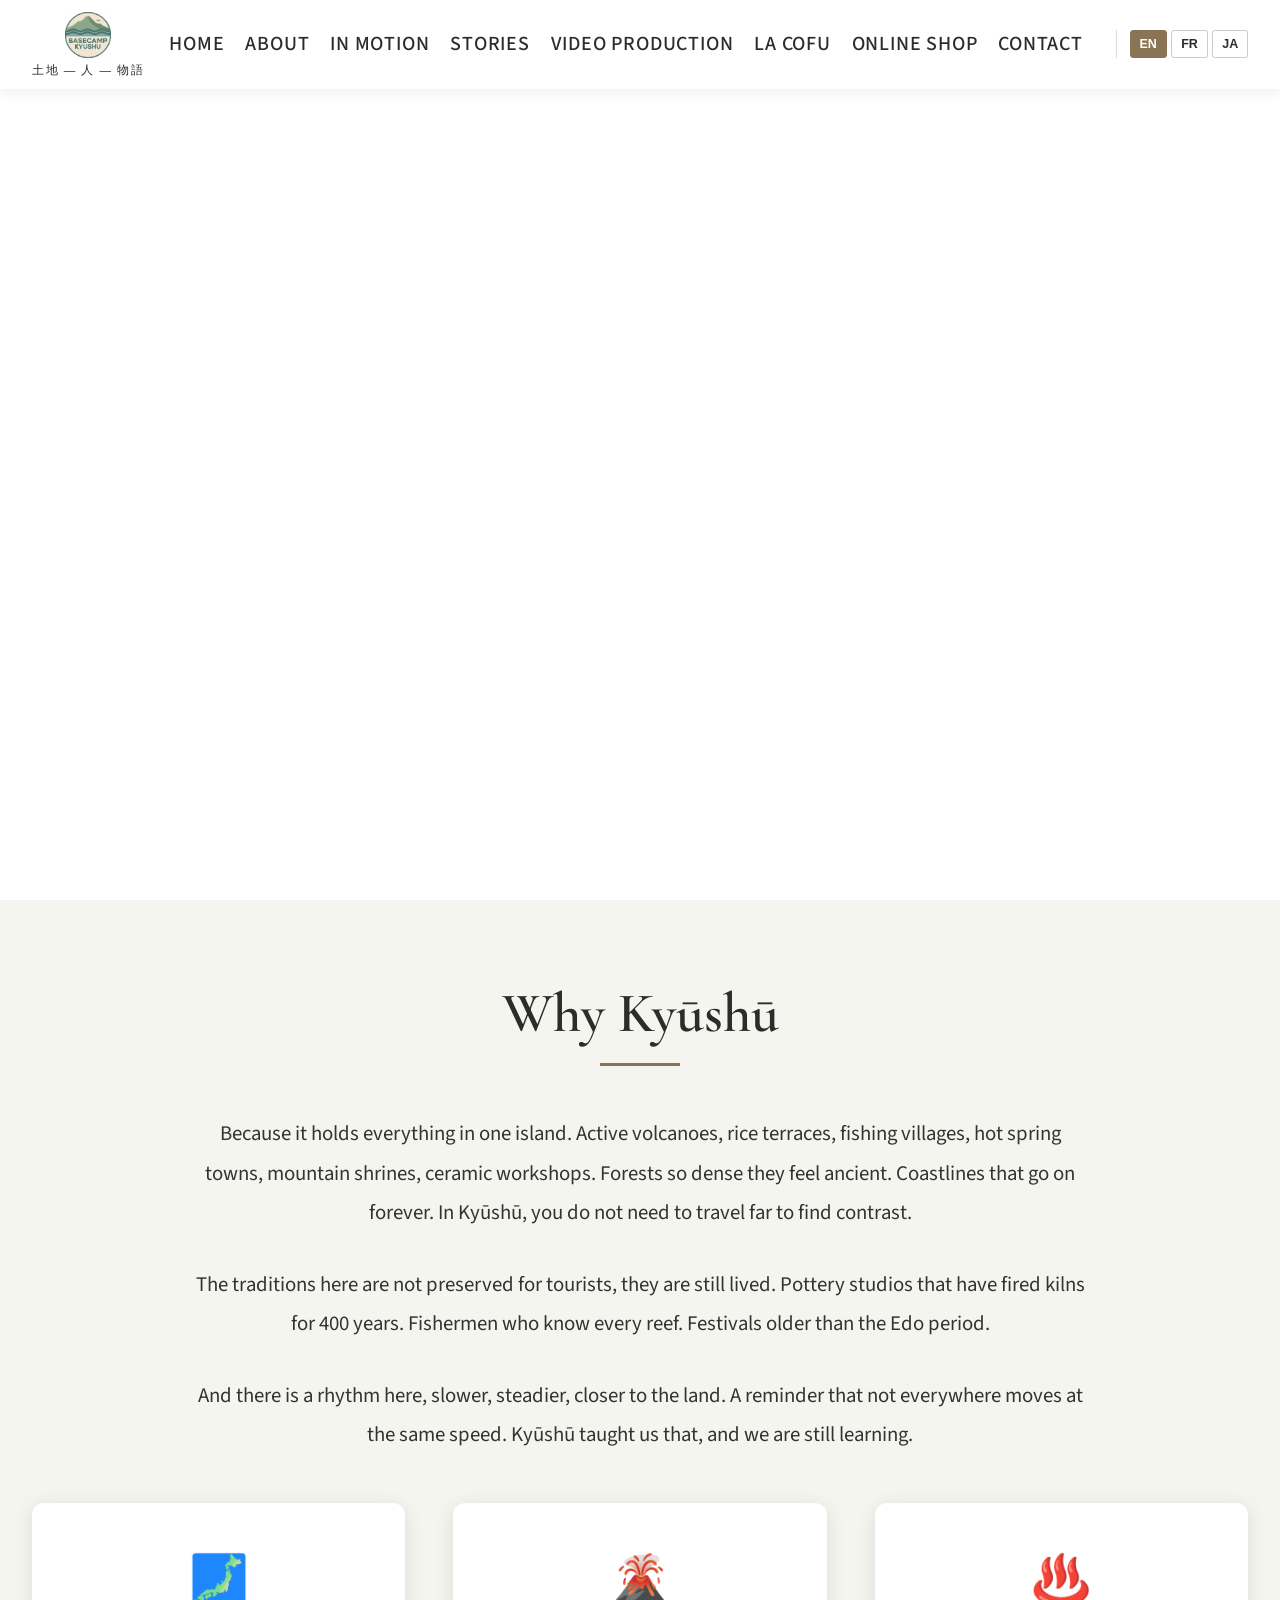
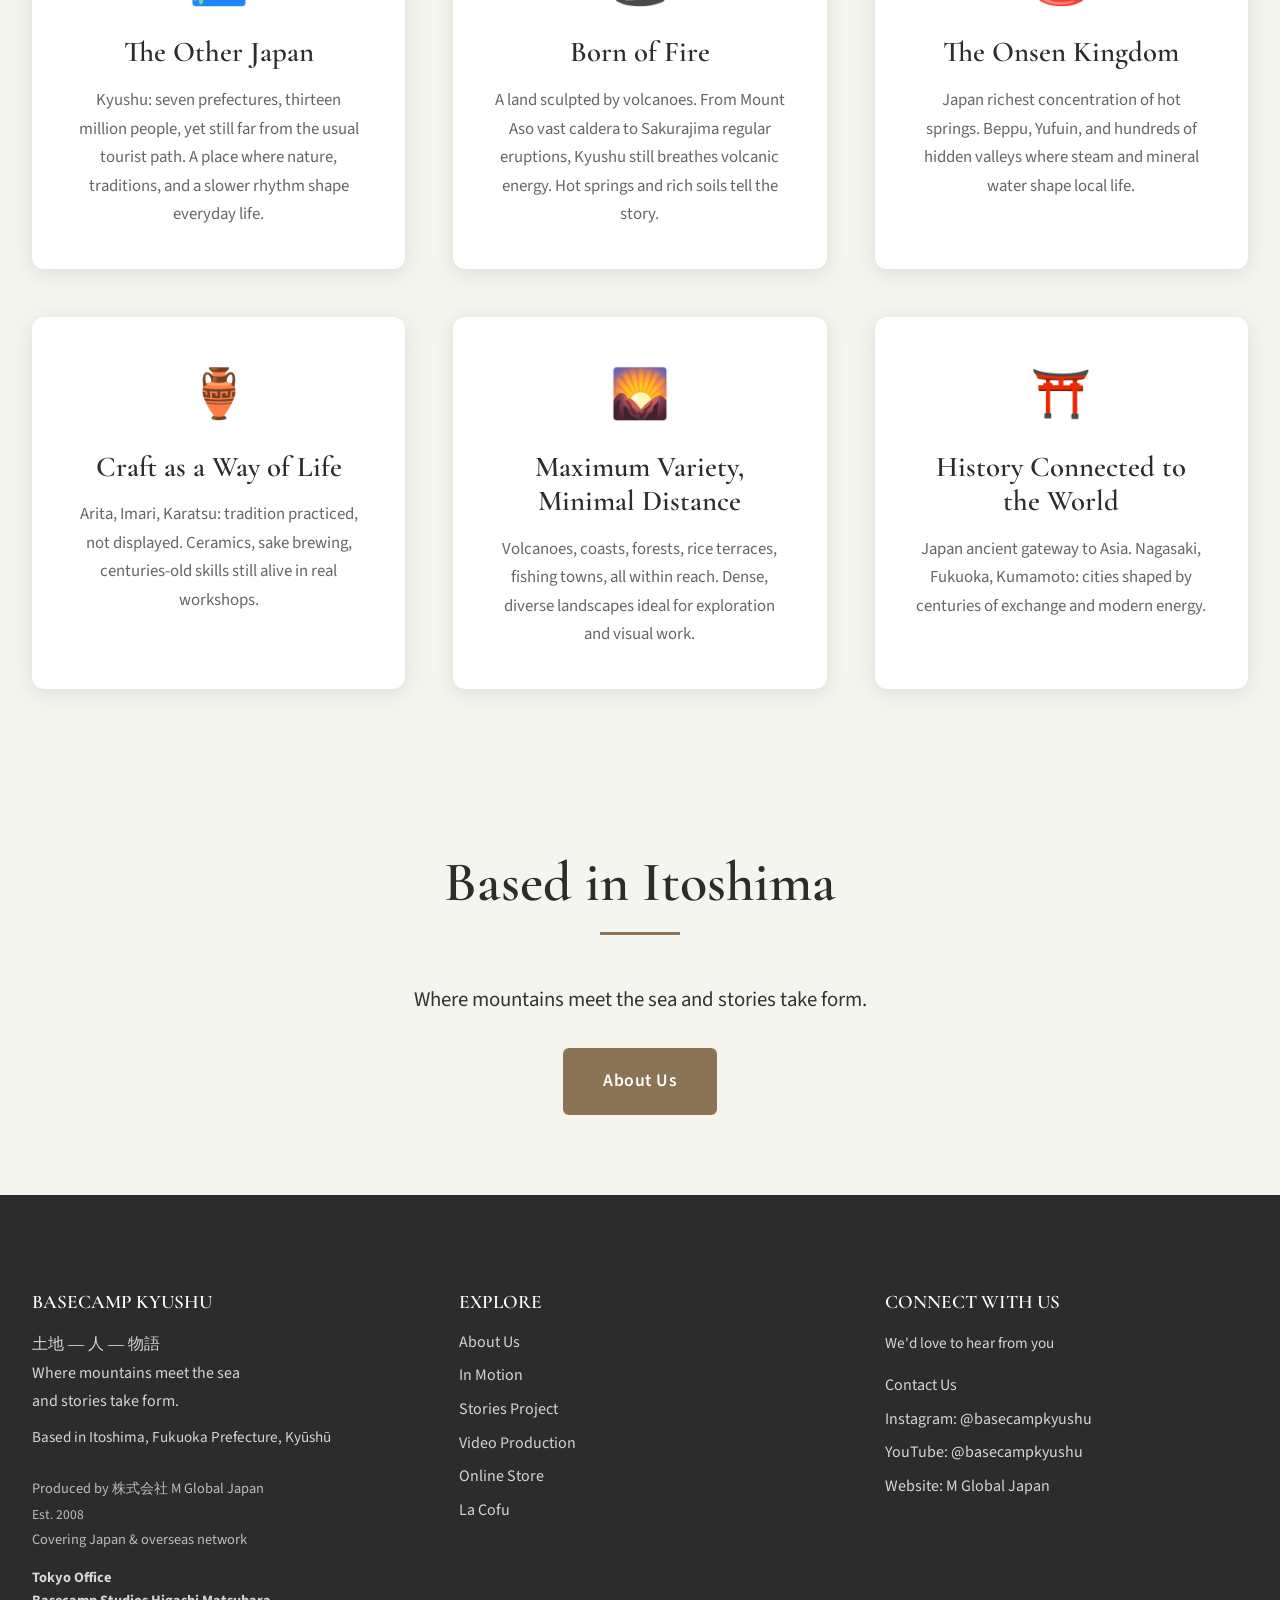
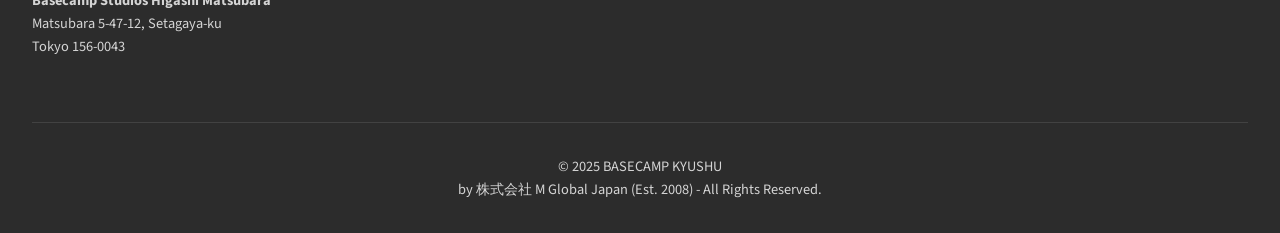
<file: index.html>
<!DOCTYPE html>
<html lang="en">
<head>
    <meta charset="UTF-8">
    <meta name="viewport" content="width=device-width, initial-scale=1.0">
    <meta name="description" content="Basecamp Kyūshū — your insider guide to southern Japan. Discover Kyūshū through fiction, photography, video production and daily life in one of Japan's most beautiful hidden islands.">
    <meta property="og:type" content="website">
    <meta property="og:url" content="https://basecampkyushu.com/index.html">
    <meta property="og:title" content="Basecamp Kyūshū — Where Mountains Meet the Sea">
    <meta property="og:description" content="Discover Kyūshū.">
    <meta property="og:image" content="https://basecampkyushu.com/images/kyushu-landscapes-collage-36.jpg">
    <meta property="og:site_name" content="Basecamp Kyūshū">
    <meta name="twitter:card" content="summary_large_image">
    <meta name="twitter:title" content="Basecamp Kyūshū — Where Mountains Meet the Sea">
    <meta name="twitter:image" content="https://basecampkyushu.com/images/kyushu-landscapes-collage-36.jpg">
    <title>Basecamp Kyūshū — Discover Southern Japan | Stories, Film & Hidden Landscapes of Kyūshū</title>
    <link href="https://fonts.googleapis.com/css2?family=Cormorant+Garamond:wght@400;500;600;700&family=Source+Sans+Pro:wght@300;400;600;700&display=swap" rel="stylesheet">
    <style>
        :root {
            --primary-dark: #2C2C2C;
            --primary-light: #F5F5F0;
            --accent-earth: #8B7355;
            --accent-sage: #8B9D83;
            --text-dark: #333333;
            --text-muted: #666666;
            --white: #FFFFFF;
            --shadow: rgba(0, 0, 0, 0.1);
        }
        * { margin: 0; padding: 0; box-sizing: border-box; }
        html { scroll-behavior: smooth; }
        body {
            font-family: 'Source Sans Pro', sans-serif;
            color: var(--text-dark);
            line-height: 1.6;
            background: var(--white);
            overflow-x: hidden;
        }
        h1, h2, h3, h4, h5, h6 {
            font-family: 'Cormorant Garamond', serif;
            font-weight: 600;
            line-height: 1.2;
        }
        nav {
            position: fixed;
            top: 0; left: 0; right: 0;
            z-index: 1000;
            background: rgba(255, 255, 255, 0.85);
            backdrop-filter: blur(10px);
            -webkit-backdrop-filter: blur(10px);
            transition: all 0.4s;
            padding: 1.5rem 0;
            box-shadow: 0 2px 15px rgba(0, 0, 0, 0.08);
        }
        nav.scrolled {
            background: rgba(255, 255, 255, 0.98);
            box-shadow: 0 2px 20px var(--shadow);
            padding: 1rem 0;
        }
        .nav-container {
            max-width: 1400px;
            margin: 0 auto;
            padding: 0 2rem;
            display: flex;
            justify-content: space-between;
            align-items: center;
        }
        .logo {
            font-family: 'Cormorant Garamond', serif;
            font-size: 1.5rem;
            font-weight: 700;
            color: var(--primary-dark);
            text-decoration: none;
            letter-spacing: 1px;
        }
        .logo-subtitle {
            font-size: 0.72rem;
            font-weight: 400;
            display: block;
            letter-spacing: 2px;
        }
        .nav-links {
            display: flex;
            gap: 1.4rem;
            list-style: none;
            align-items: center;
        }
        .nav-links a {
            color: var(--text-dark);
            text-decoration: none;
            font-weight: 400;
            font-size: 1.25rem;
            transition: all 0.3s;
            padding: 0.5rem 0.9rem;
            border-radius: 6px;
            position: relative;
            white-space: nowrap;
        }
        .nav-links a:hover { 
            color: var(--accent-earth);
            background: rgba(139, 115, 85, 0.1);
            transform: translateY(-2px);
        }
        /* HORIZONTAL LANGUAGE SWITCHER */
        .language-switcher {
            display: flex;
            flex-direction: row;
            gap: 0.4rem;
            border-left: 1px solid var(--text-muted);
            padding-left: 1rem;
            margin-left: 1rem;
        }
        .lang-btn {
            padding: 0.45rem 0.8rem;
            border: 1px solid var(--text-muted);
            background: transparent;
            color: var(--text-dark);
            cursor: pointer;
            font-size: 0.9rem;
            font-weight: 600;
            border-radius: 3px;
            transition: all 0.3s;
            line-height: 1;
            min-width: 40px;
            text-align: center;
        }
        .lang-btn:hover, .lang-btn.active {
            background: var(--accent-earth);
            color: var(--white);
            border-color: var(--accent-earth);
        }
        .hero {
            min-height: 100vh;
            background: url('https://basecampkyushu.weebly.com/uploads/2/2/0/6/22062792/background-images/153997916.png');
            background-size: cover;
            background-position: center;
            background-attachment: scroll;
            max-width: none;
            width: 100%;
            margin: 0;
            padding: 0;
        }
        section {
            padding: 5rem 2rem;
            max-width: 1400px;
            margin: 0 auto;
        }
        .section-title {
            font-size: clamp(2rem, 5vw, 3.5rem);
            color: var(--primary-dark);
            text-align: center;
            margin-bottom: 3rem;
        }
        .section-title::after {
            content: '';
            display: block;
            width: 80px;
            height: 3px;
            background: var(--accent-earth);
            margin: 1rem auto 0;
        }
        .lang-content { display: none; }
        .lang-content.active { display: block; }
        .why-kyushu { background: var(--primary-light); }
        .why-intro {
            font-size: 1.3rem;
            line-height: 1.9;
            max-width: 900px;
            margin: 0 auto 2rem;
            text-align: center;
            color: var(--text-dark);
        }
        .features-grid {
            display: grid;
            grid-template-columns: repeat(auto-fit, minmax(300px, 1fr));
            gap: 3rem;
            margin-top: 3rem;
        }
        .feature-card {
            background: var(--white);
            padding: 2.5rem;
            border-radius: 12px;
            box-shadow: 0 4px 20px var(--shadow);
            transition: all 0.4s;
            text-align: center;
        }
        .feature-card:hover {
            transform: translateY(-10px);
            box-shadow: 0 12px 35px var(--shadow);
        }
        .feature-icon {
            font-size: 3rem;
            margin-bottom: 1rem;
            display: block;
        }
        .feature-card h3 {
            font-size: 1.8rem;
            margin-bottom: 1rem;
            color: var(--primary-dark);
        }
        .feature-card p {
            font-size: 1.05rem;
            color: var(--text-muted);
            line-height: 1.7;
        }
        .based-in {
            background: var(--primary-light);
            text-align: center;
        }
        .btn {
            padding: 1.2rem 2.5rem;
            font-size: 1.1rem;
            font-weight: 600;
            text-decoration: none;
            border-radius: 6px;
            transition: all 0.4s;
            display: inline-block;
            letter-spacing: 0.5px;
            background: var(--accent-earth);
            color: var(--white);
        }
        .btn:hover {
            background: #6d5a44;
            transform: translateY(-3px);
            box-shadow: 0 8px 25px rgba(139, 115, 85, 0.4);
        }
        /* FOOTER STYLES - Same as Stories Page */
        .main-footer {
            background: var(--primary-dark);
            color: rgba(255, 255, 255, 0.8);
            padding: 6rem 2rem 2rem;
        }
        
        .footer-content {
            max-width: 1400px;
            margin: 0 auto;
            display: grid;
            grid-template-columns: repeat(auto-fit, minmax(250px, 1fr));
            gap: 4rem;
            margin-bottom: 4rem;
        }
        
        .footer-section h4 {
            color: white;
            margin-bottom: 1rem;
            font-family: 'Cormorant Garamond', serif;
            font-size: 1.2rem;
        }
        
        .footer-section ul {
            list-style: none;
            padding: 0;
        }
        
        .footer-section li {
            margin-bottom: 0.5rem;
        }
        
        .footer-section p {
            margin: 0;
            padding: 0;
            line-height: 1.8;
        }
        
        .footer-section a {
            color: rgba(255, 255, 255, 0.8);
            text-decoration: none;
            transition: color 0.3s;
        }
        
        .footer-section a:hover {
            color: var(--accent-earth);
        }
        
        .footer-bottom {
            text-align: center;
            padding-top: 2rem;
            border-top: 1px solid rgba(255, 255, 255, 0.1);
            font-size: 0.9rem;
        }
        
        .footer-bottom a {
            color: rgba(255, 255, 255, 0.8);
            text-decoration: none;
        }
        
        .footer-bottom a:hover {
            color: var(--accent-earth);
        }
        
        .japanese-text {
            font-family: 'Hiragino Mincho ProN', 'Yu Mincho', 'MS Mincho', serif;
        }
        
        /* MOBILE MENU TOGGLE BUTTON */
        .mobile-menu-toggle {
            display: none !important;
            background: rgba(139, 115, 85, 0.1);
            border: 1px solid rgba(139, 115, 85, 0.2);
            border-radius: 6px;
            cursor: pointer;
            padding: 0.4rem;
            width: 38px;
            height: 38px;
            position: relative;
            z-index: 1001;
            transition: all 0.3s ease;
        }
        .mobile-menu-toggle:hover {
            background: rgba(139, 115, 85, 0.15);
            border-color: rgba(139, 115, 85, 0.3);
        }
        /* Create 3-bar hamburger icon */
        .mobile-menu-toggle::before {
            content: '';
            position: absolute;
            width: 22px;
            height: 2.5px;
            background: var(--accent-earth);
            top: 50%;
            left: 50%;
            transform: translate(-50%, -50%);
            box-shadow: 
                0 -7px 0 0 var(--accent-earth),
                0 7px 0 0 var(--accent-earth);
            transition: all 0.3s ease;
            border-radius: 2px;
        }
        /* Transform to X when active */
        .mobile-menu-toggle.active {
            background: rgba(139, 115, 85, 0.2);
            border-color: rgba(139, 115, 85, 0.4);
        }
        .mobile-menu-toggle.active::before {
            transform: translate(-50%, -50%) rotate(45deg);
            box-shadow: 0 0 0 0 transparent;
        }
        .mobile-menu-toggle.active::after {
            content: '';
            position: absolute;
            width: 22px;
            height: 2.5px;
            background: var(--accent-earth);
            top: 50%;
            left: 50%;
            transform: translate(-50%, -50%) rotate(-45deg);
            border-radius: 2px;
        }
        
        @media (max-width: 768px) {
            .nav-container {
                position: relative;
                display: flex;
                align-items: center;
                justify-content: space-between;
                padding: 0.75rem 1rem;
            }
            
            .logo {
                font-size: 1.1rem;
                flex: 1;
            }
            
            .logo-subtitle {
                font-size: 0.72rem;
            }
            
            /* Mobile language switcher - ALWAYS VISIBLE next to hamburger */
            .language-switcher {
                display: flex !important;
                flex-direction: row;
                gap: 0.3rem;
                border-left: none;
                padding: 0;
                margin: 0;
                margin-right: 0.5rem;
                position: relative;
                z-index: 1002;
            }
            
            .lang-btn {
                padding: 0.35rem 0.5rem;
                font-size: 0.7rem;
                min-width: 34px;
                height: 28px;
                border-radius: 4px;
                line-height: 1;
                font-weight: 600;
            }
            
            .mobile-menu-toggle {
                display: block !important;
                flex-shrink: 0;
            }
            
            /* Hide desktop nav links, show in dropdown when active */
            .nav-links {
                display: none;
                position: fixed;
                top: 70px;
                left: 0;
                right: 0;
                background: rgba(255, 255, 255, 0.98);
                backdrop-filter: blur(10px);
                padding: 1.5rem;
                box-shadow: 0 4px 20px rgba(0,0,0,0.1);
                z-index: 999;
                flex-direction: column;
                gap: 0;
            }
            
            .nav-links.active {
                display: flex !important;
            }
            
            .nav-links li {
                width: 100%;
                border-bottom: 1px solid rgba(0,0,0,0.05);
            }
            
            .nav-links a {
                display: block;
                padding: 1rem;
                width: 100%;
            }
            
            /* Hide language switcher inside dropdown menu on mobile */
            .nav-links .language-switcher {
                display: none !important;
            }
            
            /* Fix hero/banner on mobile */
            .hero {
                min-height: 60vh;
                background-attachment: scroll !important;
                background-position: center center;
                background-size: cover;
            }
            
            section { padding: 3rem 1.5rem; }
            .features-grid { grid-template-columns: 1fr; }
        }

        /* ===== UNIVERSAL NAV — matches index.html ===== */
        nav, #navbar {
            position: fixed;
            top: 0; left: 0; right: 0;
            z-index: 1000;
            background: rgba(255,255,255,0.98);
            backdrop-filter: blur(10px);
            padding: 0.75rem 0;
            box-shadow: 0 2px 15px rgba(0,0,0,0.08);
            transition: all 0.4s;
        }
        nav.scrolled, #navbar.scrolled {
            padding: 0.5rem 0;
            box-shadow: 0 2px 20px rgba(0,0,0,0.1);
        }
        .nav-container {
            max-width: 1400px;
            margin: 0 auto;
            padding: 0 2rem;
            display: flex;
            justify-content: space-between;
            align-items: center;
            gap: 1rem;
        }
        /* LOGO */
        .logo {
            display: flex;
            flex-direction: column;
            align-items: center;
            text-decoration: none;
            flex-shrink: 0;
            line-height: 1;
            gap: 3px;
        }
        .logo-img {
            height: 46px;
            width: 46px;
            object-fit: contain;
            display: block;
            margin-bottom: 4px;
        }
        .logo-subtitle {
            font-size: 0.72rem;
            font-weight: 400;
            letter-spacing: 1.5px;
            color: var(--primary-dark, #2C2C2C);
            display: block;
            text-align: center;
            font-family: 'Hiragino Sans', 'Noto Sans JP', sans-serif;
            white-space: nowrap;
        }
        /* NAV LINKS */
        .nav-links {
            display: flex;
            gap: 0.2rem;
            list-style: none;
            align-items: center;
            flex: 1;
            justify-content: center;
        }
        .nav-links a {
            color: var(--primary-dark, #2C2C2C);
            text-decoration: none;
            font-weight: 500;
            font-size: 1.25rem;
            letter-spacing: 0.04em;
            transition: all 0.3s;
            padding: 0.4rem 0.55rem;
            border-radius: 4px;
            white-space: nowrap;
        }
        .nav-links a:hover {
            color: var(--accent-earth, #8B7355);
            background: rgba(139,115,85,0.08);
        }
        /* LANGUAGE SWITCHER */
        .language-switcher {
            display: flex;
            flex-direction: row;
            gap: 0.3rem;
            border-left: 1px solid rgba(0,0,0,0.15);
            padding-left: 0.8rem;
            margin-left: 0.5rem;
            flex-shrink: 0;
            align-items: center;
        }
        .lang-btn {
            padding: 0.3rem 0.55rem;
            border: 1px solid rgba(0,0,0,0.2);
            background: transparent;
            color: var(--primary-dark, #2C2C2C);
            cursor: pointer;
            font-size: 0.78rem;
            font-weight: 600;
            border-radius: 3px;
            transition: all 0.3s;
            line-height: 1;
            height: 28px;
            min-width: 32px;
            display: flex;
            align-items: center;
            justify-content: center;
        }
        .lang-btn:hover, .lang-btn.active {
            background: var(--accent-earth, #8B7355);
            color: #fff;
            border-color: var(--accent-earth, #8B7355);
        }
        /* BURGER */
        .mobile-menu-toggle {
            background: rgba(44,74,110,0.08);
            border: 1px solid rgba(44,74,110,0.2);
            border-radius: 4px;
            cursor: pointer;
            flex-shrink: 0;
            position: relative;
            z-index: 1001;
            height: 28px;
            width: 36px;
            display: none;
            align-items: center;
            justify-content: center;
        }
        .mobile-menu-toggle::before {
            content: '';
            position: absolute;
            width: 18px; height: 2px;
            background: #2c4a6e;
            top: 50%; left: 50%;
            transform: translate(-50%,-50%);
            box-shadow: 0 -6px 0 0 #2c4a6e, 0 6px 0 0 #2c4a6e;
            transition: all 0.3s;
            border-radius: 1px;
        }
        .mobile-menu-toggle.active::before {
            transform: translate(-50%,-50%) rotate(45deg);
            box-shadow: none;
        }
        .mobile-menu-toggle.active::after {
            content: '';
            position: absolute;
            width: 18px; height: 2px;
            background: #2c4a6e;
            top: 50%; left: 50%;
            transform: translate(-50%,-50%) rotate(-45deg);
            border-radius: 1px;
        }
        /* DESKTOP: hide burger */
        @media (min-width: 1025px) {
            .mobile-menu-toggle {
                display: none !important;
                visibility: hidden !important;
                width: 0 !important;
                height: 0 !important;
                overflow: hidden !important;
                position: absolute !important;
            }
        }
        /* TABLET/MOBILE */
        @media (max-width: 1024px) {
            .nav-container { padding: 0 1rem; gap: 0.5rem; }
            .mobile-menu-toggle { display: flex !important; }
            .language-switcher { border-left: none; padding-left: 0; margin-left: 0; }
            .nav-links {
                display: none !important;
                position: fixed; top: 64px; left: 0; right: 0;
                background: rgba(255,255,255,0.98);
                backdrop-filter: blur(10px);
                padding: 1rem 1.5rem;
                box-shadow: 0 4px 20px rgba(0,0,0,0.1);
                z-index: 999;
                flex-direction: column;
                gap: 0; flex: none;
            }
            .nav-links.active { display: flex !important; }
            .nav-links li { width: 100%; border-bottom: 1px solid rgba(0,0,0,0.05); }
            .nav-links a { display: block; padding: 0.9rem 0.5rem; width: 100%; font-size: 1.25rem; }
        }
    </style>
</head>
<body>
    <nav id="navbar">
                <div class="nav-container">
            <a href="index.html" class="logo">
                <img src="favicon.png" alt="Basecamp Kyūshū" class="logo-img">
                <span class="logo-subtitle">土地 — 人 — 物語</span>
            </a>
            <ul class="nav-links">
                <li><a href="index.html">HOME</a></li>
                <li><a href="about.html">ABOUT</a></li>
                <li><a href="in-motion.html">IN MOTION</a></li>
                <li><a href="stories.html">STORIES</a></li>
                <li><a href="video-production.html">VIDEO PRODUCTION</a></li>
                <li><a href="lacofu.html">LA COFU</a></li> 
                <li><a href="online-store.html">ONLINE SHOP</a></li>
                <li><a href="contact.html">CONTACT</a></li>
            </ul>
            <div class="language-switcher">
                <button class="lang-btn active" data-lang="en">EN</button>
                <button class="lang-btn" data-lang="fr">FR</button>
                <button class="lang-btn" data-lang="ja">JA</button>
            </div>
            <button class="mobile-menu-toggle" aria-label="Toggle menu"></button>
        </div>
    </nav>

    <section class="hero"></section>

    <section class="why-kyushu">
        <h2 class="section-title lang-content lang-en active">Why Kyūshū</h2>
        <h2 class="section-title lang-content lang-fr">Pourquoi Kyūshū ?</h2>
        <h2 class="section-title lang-content lang-ja">なぜ九州なのか</h2>
        
        <p class="why-intro lang-content lang-en active">
            Because it holds everything in one island. Active volcanoes, rice terraces, fishing villages, 
            hot spring towns, mountain shrines, ceramic workshops. Forests so dense they feel ancient. 
            Coastlines that go on forever. In Kyūshū, you do not need to travel far to find contrast.
        </p>
        <p class="why-intro lang-content lang-fr">
            Parce qu elle contient tout sur une seule île. Volcans actifs, rizières en terrasses, villages de pêcheurs, 
            villes thermales, sanctuaires de montagne, ateliers de céramique. Des forêts si denses qu elles semblent ancestrales. 
            Des côtes qui s étendent à l infini. À Kyūshū, pas besoin de voyager loin pour trouver le contraste.
        </p>
        <p class="why-intro lang-content lang-ja">
            すべてを一つの島に包含しているから。活火山、棚田、漁村、温泉街、山の神社、陶芸工房。
            古代のように濃密な森。果てしなく続く海岸線。九州では、コントラストを見つけるために遠くへ行く必要はない。
        </p>
        
        <p class="why-intro lang-content lang-en active">
            The traditions here are not preserved for tourists, they are still lived. Pottery studios that have fired 
            kilns for 400 years. Fishermen who know every reef. Festivals older than the Edo period.
        </p>
        <p class="why-intro lang-content lang-fr">
            Les traditions ici ne sont pas préservées pour les touristes, elles sont encore vécues. Des ateliers de poterie 
            qui ont allumé leurs fours depuis 400 ans. Des pêcheurs qui connaissent chaque récif. Des festivals plus anciens 
            que la période Edo.
        </p>
        <p class="why-intro lang-content lang-ja">
            ここでの伝統は観光客のために保存されているのではなく、まだ生きている。400年間窯に火を入れてきた
            陶器工房。すべての礁を知る漁師。江戸時代より古い祭り。
        </p>
        
        <p class="why-intro lang-content lang-en active">
            And there is a rhythm here, slower, steadier, closer to the land. A reminder that not everywhere moves 
            at the same speed. Kyūshū taught us that, and we are still learning.
        </p>
        <p class="why-intro lang-content lang-fr">
            Et il y a un rythme ici, plus lent, plus régulier, plus proche de la terre. Un rappel que tout ne bouge 
            pas à la même vitesse. Kyūshū nous l a enseigné, et nous apprenons encore.
        </p>
        <p class="why-intro lang-content lang-ja">
            そしてここにはリズムがある。よりゆっくり、より安定していて、土地に近い。すべてが同じ速度で
            動くわけではないという思い出し。九州が私たちに教えてくれたことであり、まだ学び続けている。
        </p>
        
        <div class="features-grid">
            <div class="feature-card">
                <div class="feature-icon">🗾</div>
                <h3 class="lang-content lang-en active">The Other Japan</h3>
                <h3 class="lang-content lang-fr">L Autre Japon</h3>
                <h3 class="lang-content lang-ja">もう一つの日本</h3>
                <p class="lang-content lang-en active">
                    Kyushu: seven prefectures, thirteen million people, yet still far from the usual tourist path. 
                    A place where nature, traditions, and a slower rhythm shape everyday life.
                </p>
                <p class="lang-content lang-fr">
                    Kyūshū : sept préfectures, treize millions d habitants, pourtant encore loin des sentiers touristiques habituels. 
                    Un lieu où la nature, les traditions et un rythme plus lent façonnent la vie quotidienne.
                </p>
                <p class="lang-content lang-ja">
                    九州：7つの県、1300万人、それでも通常の観光ルートから遠い。
                    自然、伝統、そしてゆっくりとしたリズムが日常生活を形作る場所。
                </p>
            </div>
            
            <div class="feature-card">
                <div class="feature-icon">🌋</div>
                <h3 class="lang-content lang-en active">Born of Fire</h3>
                <h3 class="lang-content lang-fr">Née du Feu</h3>
                <h3 class="lang-content lang-ja">火から生まれた</h3>
                <p class="lang-content lang-en active">
                    A land sculpted by volcanoes. From Mount Aso vast caldera to Sakurajima regular eruptions, 
                    Kyushu still breathes volcanic energy. Hot springs and rich soils tell the story.
                </p>
                <p class="lang-content lang-fr">
                    Une terre sculptée par les volcans. De la vaste caldeira du Mont Aso aux éruptions régulières du Sakurajima, 
                    Kyūshū respire encore l énergie volcanique. Sources chaudes et sols riches racontent l histoire.
                </p>
                <p class="lang-content lang-ja">
                    火山によって形作られた大地。阿蘇山の広大なカルデラから桜島の定期的な噴火まで、
                    九州はまだ火山のエネルギーを呼吸している。温泉と豊かな土壌がその物語を語る。
                </p>
            </div>
            
            <div class="feature-card">
                <div class="feature-icon">♨️</div>
                <h3 class="lang-content lang-en active">The Onsen Kingdom</h3>
                <h3 class="lang-content lang-fr">Le Royaume des Onsen</h3>
                <h3 class="lang-content lang-ja">温泉王国</h3>
                <p class="lang-content lang-en active">
                    Japan richest concentration of hot springs. Beppu, Yufuin, and hundreds of hidden valleys 
                    where steam and mineral water shape local life.
                </p>
                <p class="lang-content lang-fr">
                    La plus forte concentration de sources chaudes du Japon. Beppu, Yufuin et des centaines de vallées cachées 
                    où la vapeur et les eaux minérales façonnent la vie locale.
                </p>
                <p class="lang-content lang-ja">
                    日本で最も温泉が集中している地域。別府、由布院、そして蒸気と鉱泉が地元の生活を
                    形作る何百もの隠れた谷。
                </p>
            </div>
            
            <div class="feature-card">
                <div class="feature-icon">🏺</div>
                <h3 class="lang-content lang-en active">Craft as a Way of Life</h3>
                <h3 class="lang-content lang-fr">L Artisanat comme Mode de Vie</h3>
                <h3 class="lang-content lang-ja">暮らしとしての工芸</h3>
                <p class="lang-content lang-en active">
                    Arita, Imari, Karatsu: tradition practiced, not displayed. Ceramics, sake brewing, 
                    centuries-old skills still alive in real workshops.
                </p>
                <p class="lang-content lang-fr">
                    Arita, Imari, Karatsu: tradition pratiquée, non exposée. Céramiques, brassage de saké, 
                    des savoir-faire séculaires encore vivants dans de véritables ateliers.
                </p>
                <p class="lang-content lang-ja">
                    有田、伊万里、唐津。展示されるのではなく、実践される伝統。陶磁器、酒造り、
                    何世紀も続く技術が、本物の工房でまだ生きている。
                </p>
            </div>
            
            <div class="feature-card">
                <div class="feature-icon">🌄</div>
                <h3 class="lang-content lang-en active">Maximum Variety, Minimal Distance</h3>
                <h3 class="lang-content lang-fr">Variété Maximale, Distance Minimale</h3>
                <h3 class="lang-content lang-ja">最大の多様性、最小の距離</h3>
                <p class="lang-content lang-en active">
                    Volcanoes, coasts, forests, rice terraces, fishing towns, all within reach. 
                    Dense, diverse landscapes ideal for exploration and visual work.
                </p>
                <p class="lang-content lang-fr">
                    Volcans, côtes, forêts, rizières en terrasses, villages de pêcheurs, tout à portée de main. 
                    Paysages denses et diversifiés, idéaux pour l exploration et le travail visuel.
                </p>
                <p class="lang-content lang-ja">
                    火山、海岸、森林、棚田、漁村、すべてが手の届く範囲に。
                    探索とビジュアルワークに理想的な、密度が高く多様な風景。
                </p>
            </div>
            
            <div class="feature-card">
                <div class="feature-icon">⛩️</div>
                <h3 class="lang-content lang-en active">History Connected to the World</h3>
                <h3 class="lang-content lang-fr">Histoire Connectée au Monde</h3>
                <h3 class="lang-content lang-ja">世界とつながる歴史</h3>
                <p class="lang-content lang-en active">
                    Japan ancient gateway to Asia. Nagasaki, Fukuoka, Kumamoto: cities shaped by centuries 
                    of exchange and modern energy.
                </p>
                <p class="lang-content lang-fr">
                    L ancienne porte d entrée du Japon vers l Asie. Nagasaki, Fukuoka, Kumamoto: des villes façonnées 
                    par des siècles d échanges et d énergie moderne.
                </p>
                <p class="lang-content lang-ja">
                    日本の古代アジアへの玄関口。長崎、福岡、熊本。何世紀にもわたる交流と
                    現代のエネルギーによって形作られた都市。
                </p>
            </div>
        </div>
    </section>

    <section class="based-in">
        <h2 class="section-title lang-content lang-en active">Based in Itoshima</h2>
        <h2 class="section-title lang-content lang-fr">Basé à Itoshima</h2>
        <h2 class="section-title lang-content lang-ja">糸島を拠点に</h2>
        
        <p style="font-size: 1.3rem; margin-bottom: 2rem; color: var(--text-dark);">
            <span class="lang-content lang-en active">Where mountains meet the sea and stories take form.</span>
            <span class="lang-content lang-fr">Où les montagnes rencontrent la mer et les histoires prennent forme.</span>
            <span class="lang-content lang-ja">山が海と出会い、物語が形になる場所。</span>
        </p>
        
        <a href="about.html" class="btn">
            <span class="lang-content lang-en active">About Us</span>
            <span class="lang-content lang-fr">À Propos</span>
            <span class="lang-content lang-ja">私たちについて</span>
        </a>
    </section>

    <footer class="main-footer">
        <div class="footer-content">
            <div class="footer-section">
                <h4>BASECAMP KYUSHU</h4>
                <p class="japanese-text">土地 — 人 — 物語</p>
                <p>Where mountains meet the sea<br>and stories take form.</p>
                <p style="margin-top: 0.5rem; font-size: 0.95rem;">Based in Itoshima, Fukuoka Prefecture, Kyūshū</p>
                <p style="margin-top: 1.5rem; font-size: 0.9rem; opacity: 0.85;">Produced by 株式会社 M Global Japan<br><span style="font-size: 0.85rem;">Est. 2008</span><br>Covering Japan & overseas network</p>
                <p style="margin-top: 0.8rem; font-size: 0.9rem; line-height: 1.6;">
                    <strong>Tokyo Office</strong><br>
                    <strong>Basecamp Studios Higashi Matsubara</strong><br>
                    Matsubara 5-47-12, Setagaya-ku<br>
                    Tokyo 156-0043
                </p>
            </div>

            <div class="footer-section">
                <h4>EXPLORE</h4>
                <ul>
                    <li><a href="about.html">About Us</a></li>
                    <li><a href="in-motion.html">In Motion</a></li>
                    <li><a href="stories.html">Stories Project</a></li>
                    <li><a href="video-production.html">Video Production</a></li>
                    <li><a href="online-store.html">Online Store</a></li>
                    <li><a href="lacofu.html">La Cofu</a></li>
                </ul>
            </div>

            <div class="footer-section">
                <h4>CONNECT WITH US</h4>
                <p style="margin-bottom: 1rem; font-size: 0.95rem;">We'd love to hear from you</p>
                <ul>
                    <li><a href="contact.html">Contact Us</a></li>
                    <li>Instagram: <a href="https://instagram.com/basecampkyushu" target="_blank">@basecampkyushu</a></li>
                    <li>YouTube: <a href="https://www.youtube.com/@basecampkyushu" target="_blank">@basecampkyushu</a></li>
                    <li>Website: <a href="https://mglobaljapan.weebly.com/" target="_blank">M Global Japan</a></li>
                </ul>
            </div>
        </div>

        <div class="footer-bottom">
            <p>© 2025 BASECAMP KYUSHU<br>by 株式会社 <a href="https://mglobaljapan.weebly.com/" target="_blank">M Global Japan</a> (Est. 2008) - All Rights Reserved.</p>
        </div>
    </footer>

    <script>
        console.log("Script loading...");
        
        // Language switcher
// Language Switcher
var langBtns = document.querySelectorAll(".lang-btn");
var langContents = document.querySelectorAll(".lang-content");
var currentLang = localStorage.getItem("lang") || "en";

setLanguage(currentLang);

langBtns.forEach(function(btn) {
    btn.addEventListener("click", function() {
        var lang = btn.dataset.lang;
        setLanguage(lang);
        localStorage.setItem("lang", lang);
    });
});

function setLanguage(lang) {
    langBtns.forEach(function(btn) {
        if (btn.dataset.lang === lang) {
            btn.classList.add("active");
        } else {
            btn.classList.remove("active");
        }
    });
    
    langContents.forEach(function(content) {
        var contentLang = "lang-" + lang;
        if (content.classList.contains(contentLang)) {
            content.classList.add("active");
        } else {
            content.classList.remove("active");
        }
    });
}

// Sticky nav scroll effect
window.addEventListener("scroll", function() {
    var nav = document.getElementById("navbar");
    if (nav && window.scrollY > 100) {
        nav.classList.add("scrolled");
    } else if (nav) {
        nav.classList.remove("scrolled");
    }
});

// Mobile Menu Toggle
var mobileMenuToggle = document.querySelector('.mobile-menu-toggle');
var navLinks = document.querySelector('.nav-links');

if (mobileMenuToggle && navLinks) {
    // Ensure menu is closed on page load
    navLinks.classList.remove('active');
    mobileMenuToggle.classList.remove('active');
    
    mobileMenuToggle.addEventListener('click', function(event) {
        event.stopPropagation();
        navLinks.classList.toggle('active');
        this.classList.toggle('active');
    });
    
    // Close menu when clicking outside
    document.addEventListener('click', function(event) {
        var isClickInsideNav = navLinks.contains(event.target);
        var isClickOnToggle = mobileMenuToggle.contains(event.target);
        
        if (!isClickInsideNav && !isClickOnToggle && navLinks.classList.contains('active')) {
            navLinks.classList.remove('active');
            mobileMenuToggle.classList.remove('active');
        }
    });
    
    // Close menu when clicking on a link
    var navLinksElements = navLinks.querySelectorAll('a');
    navLinksElements.forEach(function(link) {
        link.addEventListener('click', function() {
            navLinks.classList.remove('active');
            mobileMenuToggle.classList.remove('active');
        });
    });
}

// Smooth scroll for anchor links
document.querySelectorAll('a[href^="#"]').forEach(function(anchor) {
    anchor.addEventListener('click', function(e) {
        var targetId = this.getAttribute('href');
        if (targetId === '#') return;
        
        var targetElement = document.querySelector(targetId);
        if (targetElement) {
            e.preventDefault();
            var navbarHeight = document.getElementById('navbar') ? document.getElementById('navbar').offsetHeight : 80;
            var targetPosition = targetElement.getBoundingClientRect().top + window.pageYOffset - navbarHeight;
            
            window.scrollTo({
                top: targetPosition,
                behavior: 'smooth'
            });
        }
    });
});
        
        // Close modal with Escape
        document.addEventListener("keydown", function(e) {
            if (e.key ==
    </script>
    <script>
    (function() {
        var langs = ['en', 'fr', 'ja'];
        var saved = localStorage.getItem('preferredLanguage');
        var browser = (navigator.language || 'en').substring(0, 2);
        var current = (saved && langs.indexOf(saved) > -1) ? saved
                    : (langs.indexOf(browser) > -1 ? browser : 'en');

        function switchLanguage(lang) {
            // System 1: class lang-content lang-en
            document.querySelectorAll('.lang-content').forEach(function(el) {
                el.classList.remove('active');
            });
            document.querySelectorAll('.lang-' + lang).forEach(function(el) {
                el.classList.add('active');
            });
            // System 2: data-lang + active-lang
            document.querySelectorAll('[data-lang]').forEach(function(el) {
                if (!el.classList.contains('lang-btn')) {
                    el.classList.remove('active-lang');
                }
            });
            document.querySelectorAll('[data-lang="' + lang + '"]').forEach(function(el) {
                if (!el.classList.contains('lang-btn')) {
                    el.classList.add('active-lang');
                }
            });
            // Buttons
            document.querySelectorAll('.lang-btn').forEach(function(btn) {
                btn.classList.toggle('active', btn.getAttribute('data-lang') === lang);
            });
            localStorage.setItem('preferredLanguage', lang);
            current = lang;
        }

        document.querySelectorAll('.lang-btn').forEach(function(btn) {
            btn.addEventListener('click', function() {
                switchLanguage(this.getAttribute('data-lang'));
            });
        });

        switchLanguage(current);

        // Burger
        var toggle = document.querySelector('.mobile-menu-toggle');
        var navLinks = document.querySelector('.nav-links');
        if (toggle && navLinks) {
            toggle.addEventListener('click', function(e) {
                e.stopPropagation();
                navLinks.classList.toggle('active');
                toggle.classList.toggle('active');
            });
            document.addEventListener('click', function(e) {
                if (!navLinks.contains(e.target) && !toggle.contains(e.target)) {
                    navLinks.classList.remove('active');
                    toggle.classList.remove('active');
                }
            });
            navLinks.querySelectorAll('a').forEach(function(a) {
                a.addEventListener('click', function() {
                    navLinks.classList.remove('active');
                    toggle.classList.remove('active');
                });
            });
        }

        // Sticky nav
        var navbar = document.getElementById('navbar') || document.querySelector('nav');
        if (navbar) {
            window.addEventListener('scroll', function() {
                navbar.classList.toggle('scrolled', window.scrollY > 80);
            });
        }
    })();
    </script>
</body>
</html>
</file>
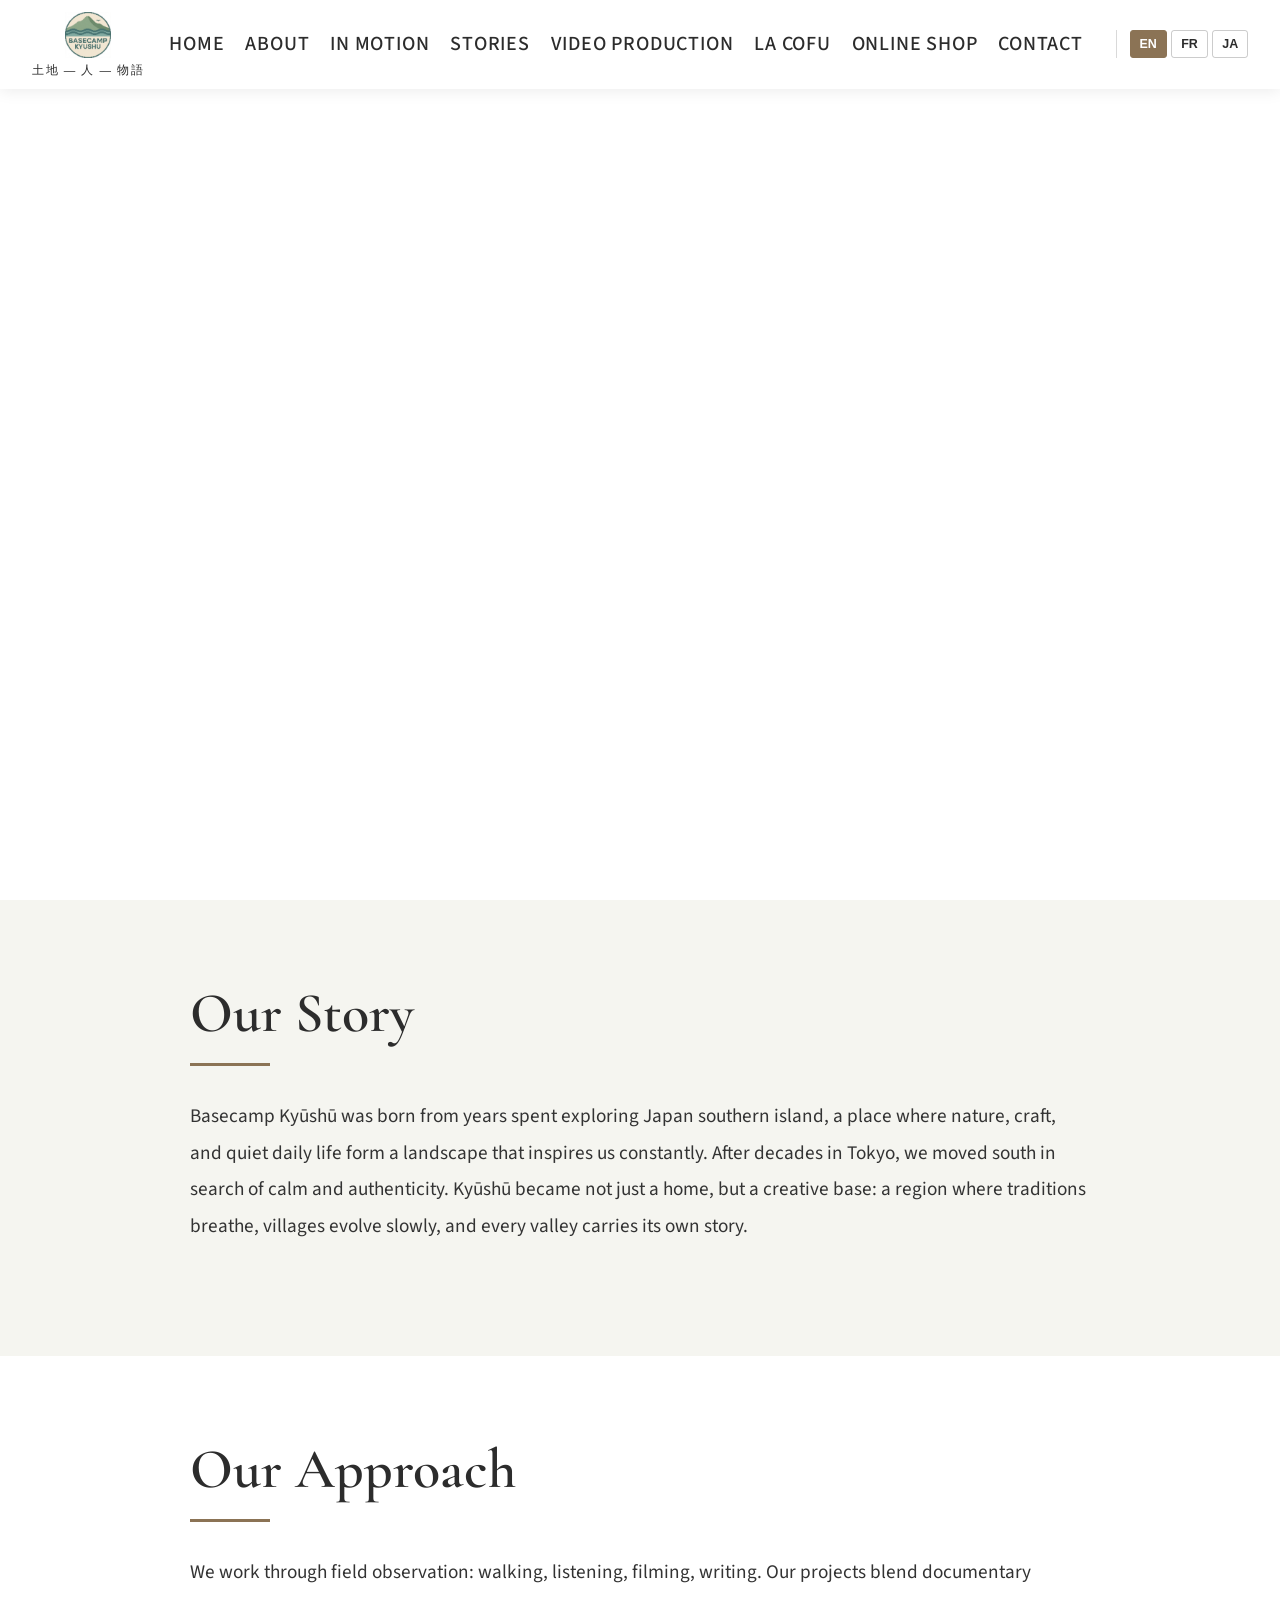
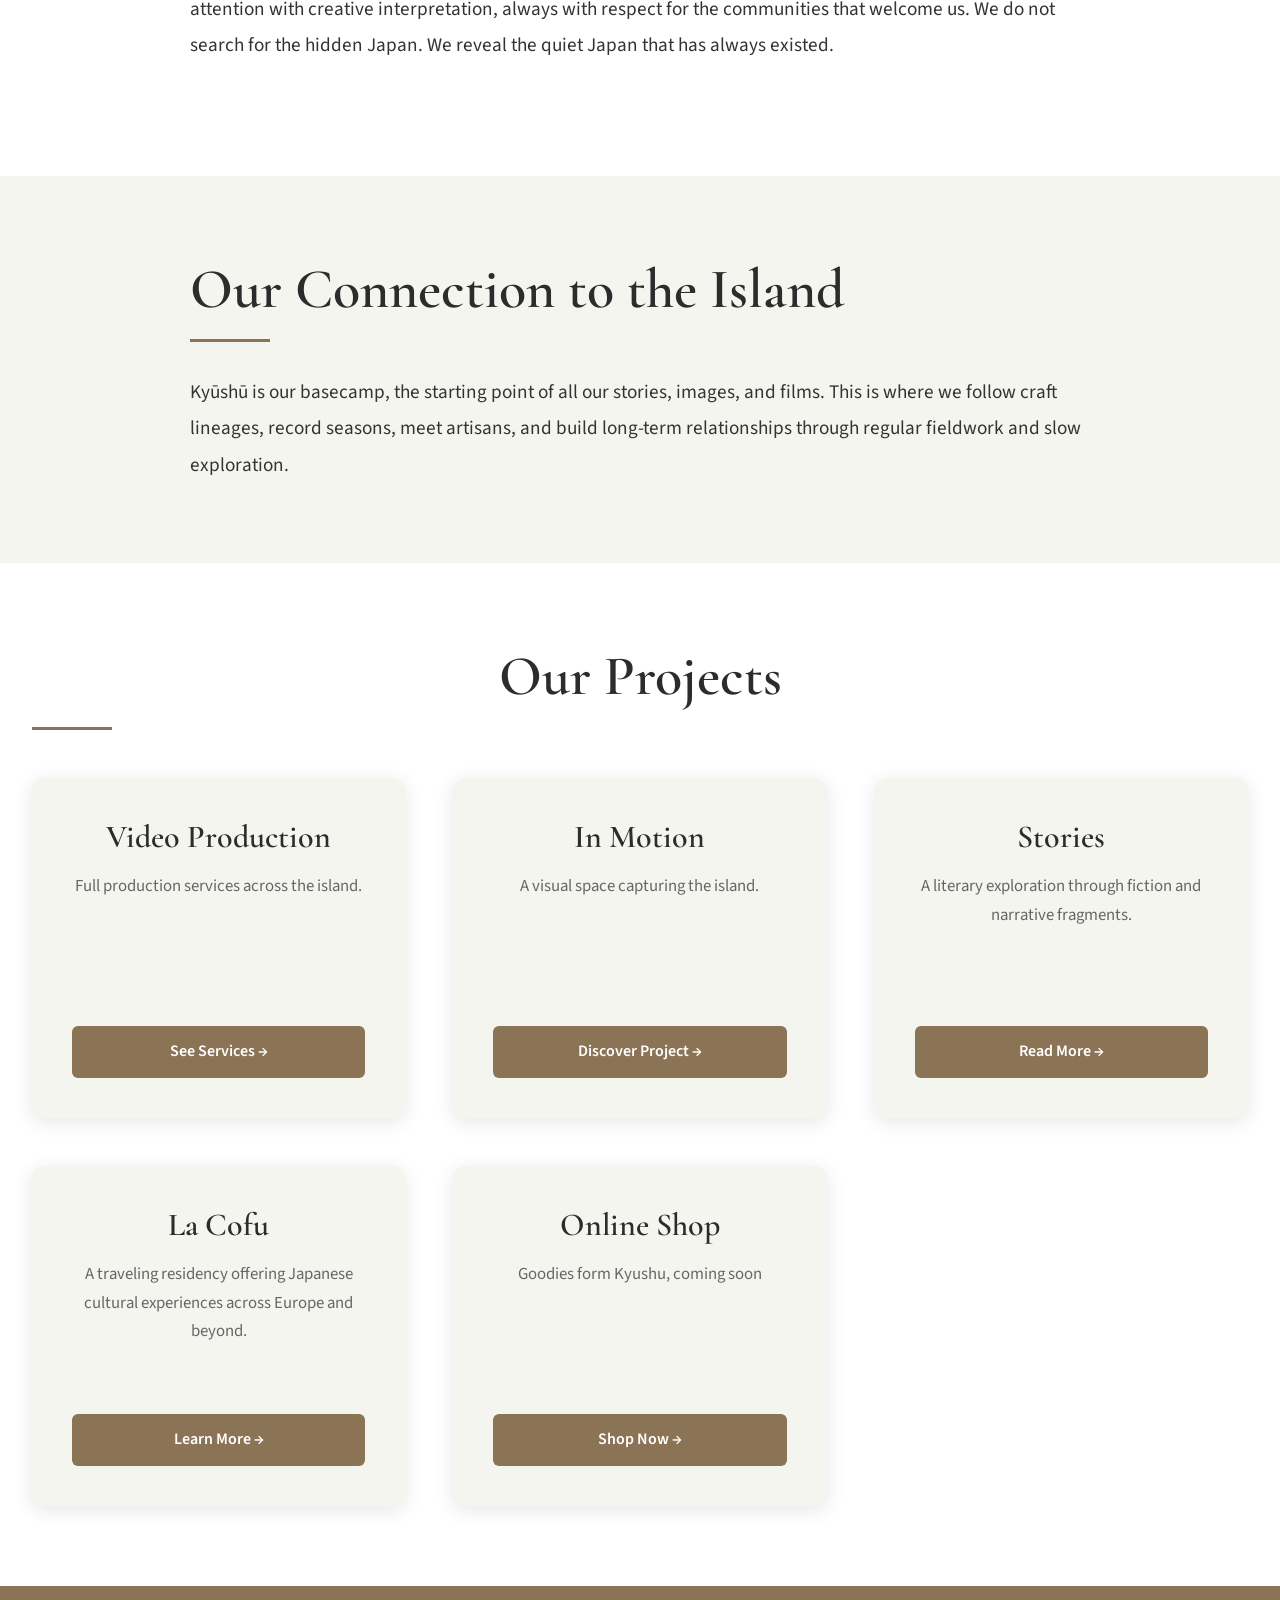
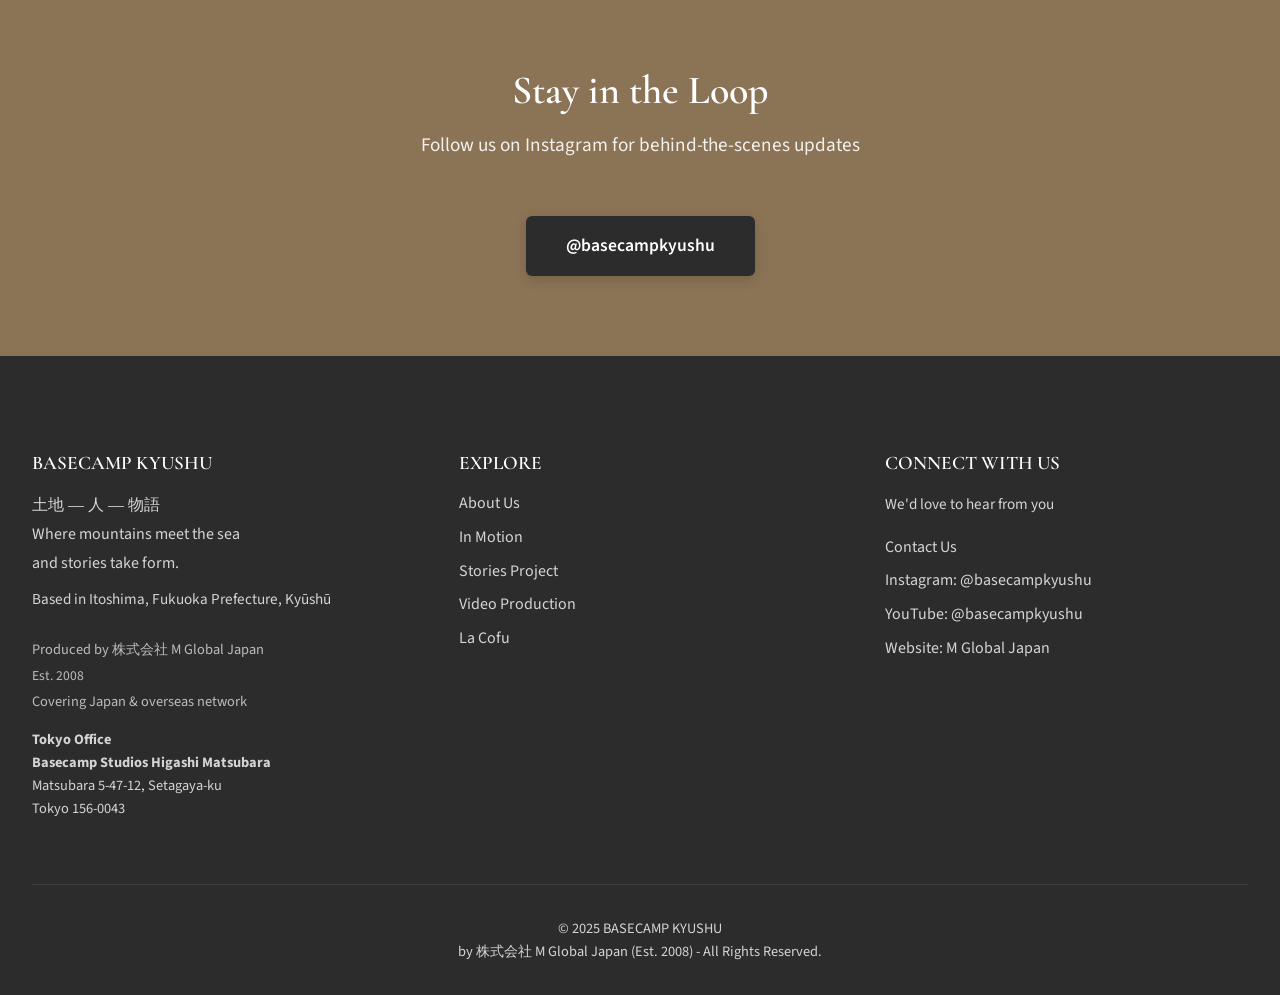
<file: about.html>
<!DOCTYPE html>
<html lang="en">
<head>
    <meta charset="UTF-8">
    <meta name="viewport" content="width=device-width, initial-scale=1.0">
    <meta name="description" content="Basecamp Kyūshū showcases Kyushu as Japan's hidden gem — through fiction, photography, film and everyday moments. An insider's view of southern Japan's landscapes, culture and people.">
    <meta property="og:type" content="website">
    <meta property="og:url" content="https://basecampkyushu.com/about.html">
    <meta property="og:title" content="About Us - Basecamp Kyūshū">
    <meta property="og:description" content="Meet the team.">
    <meta property="og:image" content="https://basecampkyushu.weebly.com/uploads/2/2/0/6/22062792/screenshot-2026-01-20-at-13-14-21_orig.png">
    <meta property="og:site_name" content="Basecamp Kyūshū">
    <meta name="twitter:card" content="summary_large_image">
    <meta name="twitter:title" content="About Us - Basecamp Kyūshū">
    <meta name="twitter:image" content="https://basecampkyushu.weebly.com/uploads/2/2/0/6/22062792/screenshot-2026-01-20-at-13-14-21_orig.png">
    <title>About Basecamp Kyūshū — Discovering Southern Japan Through Stories, Film & Daily Life</title>
    <link href="https://fonts.googleapis.com/css2?family=Cormorant+Garamond:wght@400;500;600;700&family=Source+Sans+Pro:wght@300;400;600;700&display=swap" rel="stylesheet">
    <style>
        :root {
            --primary-dark: #2C2C2C;
            --primary-light: #F5F5F0;
            --accent-earth: #8B7355;
            --accent-sage: #8B9D83;
            --text-dark: #333333;
            --text-muted: #666666;
            --white: #FFFFFF;
            --shadow: rgba(0, 0, 0, 0.1);
        }
        * { margin: 0; padding: 0; box-sizing: border-box; }
        html { scroll-behavior: smooth; }
        body {
            font-family: 'Source Sans Pro', sans-serif;
            color: var(--text-dark);
            line-height: 1.6;
            background: var(--white);
            overflow-x: hidden;
        }
        h1, h2, h3, h4, h5, h6 {
            font-family: 'Cormorant Garamond', serif;
            font-weight: 600;
            line-height: 1.2;
        }
        nav {
            position: fixed;
            top: 0; left: 0; right: 0;
            z-index: 1000;
            background: rgba(255, 255, 255, 0.85);
            backdrop-filter: blur(10px);
            -webkit-backdrop-filter: blur(10px);
            transition: all 0.4s;
            padding: 1.5rem 0;
            box-shadow: 0 2px 15px rgba(0, 0, 0, 0.08);
        }
        nav.scrolled {
            background: rgba(255, 255, 255, 0.98);
            box-shadow: 0 2px 20px var(--shadow);
            padding: 1rem 0;
        }
        .nav-container {
            max-width: 1400px;
            margin: 0 auto;
            padding: 0 2rem;
            display: flex;
            justify-content: space-between;
            align-items: center;
        }
        .logo {
            font-family: 'Cormorant Garamond', serif;
            font-size: 1.5rem;
            font-weight: 700;
            color: var(--primary-dark);
            text-decoration: none;
            letter-spacing: 1px;
        }
        .logo-subtitle {
            font-size: 0.72rem;
            font-weight: 400;
            display: block;
            letter-spacing: 2px;
        }
        .nav-links {
            display: flex;
            gap: 1.4rem;
            list-style: none;
            align-items: center;
        }
        .nav-links a {
            color: var(--text-dark);
            text-decoration: none;
            font-weight: 400;
            font-size: 1.25rem;
            transition: all 0.3s;
            padding: 0.5rem 0.9rem;
            border-radius: 6px;
            white-space: nowrap;
        }
        .nav-links a:hover { 
            color: var(--accent-earth);
            background: rgba(139, 115, 85, 0.1);
            transform: translateY(-2px);
        }
        .language-switcher {
            display: flex;
            flex-direction: row;
            gap: 0.5rem;
            border-left: 1px solid var(--text-muted);
            padding-left: 1rem;
            margin-left: 1.4rem;
        }
        .lang-btn {
            padding: 0.45rem 0.8rem;
            border: 1px solid var(--text-muted);
            background: transparent;
            color: var(--text-dark);
            cursor: pointer;
            font-size: 0.9rem;
            font-weight: 600;
            border-radius: 3px;
            transition: all 0.3s;
            line-height: 1;
            min-width: 40px;
            text-align: center;
        }
        .lang-btn:hover, .lang-btn.active {
            background: var(--accent-earth);
            color: var(--white);
            border-color: var(--accent-earth);
        }
        .lang-content { display: none; }
        .lang-content.active { display: block; }
        
        .hero {
            min-height: 100vh;
            background: url('https://basecampkyushu.weebly.com/uploads/2/2/0/6/22062792/screenshot-2026-01-20-at-13-14-21_orig.png');
            background-size: cover;
            background-position: center;
            background-attachment: scroll;
            max-width: none;
            width: 100%;
            margin: 0;
            padding: 0;
        }
        
        section {
            padding: 5rem 2rem;
            max-width: 1400px;
            margin: 0 auto;
        }
        .section-title {
            font-size: clamp(2rem, 5vw, 3.5rem);
            color: var(--primary-dark);
            margin-bottom: 2rem;
        }
        .section-title::after {
            content: '';
            display: block;
            width: 80px;
            height: 3px;
            background: var(--accent-earth);
            margin: 1rem 0 0;
        }
        
        .story-section {
            background: var(--primary-light);
        }
        .story-content {
            max-width: 900px;
            margin: 0 auto;
        }
        .story-content p {
            font-size: 1.2rem;
            line-height: 1.9;
            margin-bottom: 2rem;
            color: var(--text-dark);
        }
        
        .approach-section {
            background: var(--white);
        }
        .approach-content {
            max-width: 900px;
            margin: 0 auto;
        }
        .approach-content p {
            font-size: 1.2rem;
            line-height: 1.9;
            margin-bottom: 2rem;
            color: var(--text-dark);
        }
        
        .connection-section {
            background: var(--primary-light);
        }
        .connection-content {
            max-width: 900px;
            margin: 0 auto;
        }
        .connection-content p {
            font-size: 1.2rem;
            line-height: 1.9;
            color: var(--text-dark);
        }
        
        .projects-section {
            background: var(--white);
        }
        .projects-grid {
            display: grid;
            grid-template-columns: repeat(auto-fit, minmax(300px, 1fr));
            gap: 3rem;
            margin-top: 3rem;
        }
        .project-card {
            background: var(--primary-light);
            padding: 2.5rem;
            border-radius: 12px;
            box-shadow: 0 4px 20px var(--shadow);
            transition: all 0.4s;
            text-align: center;
            display: flex;
            flex-direction: column;
            justify-content: space-between;
            min-height: 340px;
        }
        .project-card:hover {
            transform: translateY(-10px);
            box-shadow: 0 12px 35px var(--shadow);
            background: var(--white);
        }
        .project-card h3 {
            font-size: 2rem;
            margin-bottom: 1rem;
            color: var(--primary-dark);
            font-weight: 600;
        }
        .project-card p {
            font-size: 1.05rem;
            color: var(--text-muted);
            margin-bottom: 1.5rem;
            line-height: 1.7;
            flex-grow: 1;
        }
        .project-card a {
            display: inline-block;
            padding: 0.8rem 1.8rem;
            background: var(--accent-earth);
            color: var(--white);
            text-decoration: none;
            border-radius: 6px;
            font-weight: 600;
            transition: all 0.3s;
            margin-top: auto;
        }
        .project-card a:hover {
            background: #6d5a44;
            transform: translateY(-2px);
        }
        
        .newsletter-section {
            background: var(--accent-earth);
            color: var(--white);
            text-align: center;
        }
        .newsletter-section h2 {
            color: var(--white);
            font-size: 2.5rem;
            margin-bottom: 1rem;
        }
        .newsletter-section h2::after {
            background: var(--white);
        }
        .newsletter-section p {
            font-size: 1.2rem;
            margin-bottom: 2rem;
            opacity: 0.9;
        }
        .newsletter-form {
            max-width: 500px;
            margin: 0 auto;
            display: flex;
            gap: 1rem;
        }
        .newsletter-form input {
            flex: 1;
            padding: 1rem 1.5rem;
            border: none;
            border-radius: 6px;
            font-size: 1rem;
        }
        .newsletter-form button {
            padding: 1rem 2rem;
            background: var(--primary-dark);
            color: var(--white);
            border: none;
            border-radius: 6px;
            font-size: 1rem;
            font-weight: 600;
            cursor: pointer;
            transition: all 0.3s;
        }
        .newsletter-form button:hover {
            background: var(--text-dark);
            transform: translateY(-2px);
        }
        .instagram-link:hover {
            background: #1a1a1a !important;
            transform: translateY(-3px) !important;
            box-shadow: 0 8px 25px rgba(0, 0, 0, 0.3) !important;
        }
        
        /* FOOTER STYLES - Same as Index Page */
        .main-footer {
            background: var(--primary-dark);
            color: rgba(255, 255, 255, 0.8);
            padding: 6rem 2rem 2rem;
        }
        
        .footer-content {
            max-width: 1400px;
            margin: 0 auto;
            display: grid;
            grid-template-columns: repeat(auto-fit, minmax(250px, 1fr));
            gap: 4rem;
            margin-bottom: 4rem;
        }
        
        .footer-section h4 {
            color: white;
            margin-bottom: 1rem;
            font-family: 'Cormorant Garamond', serif;
            font-size: 1.2rem;
        }
        
        .footer-section ul {
            list-style: none;
            padding: 0;
        }
        
        .footer-section li {
            margin-bottom: 0.5rem;
        }
        
        .footer-section p {
            margin: 0;
            padding: 0;
            line-height: 1.8;
        }
        
        .footer-section a {
            color: rgba(255, 255, 255, 0.8);
            text-decoration: none;
            transition: color 0.3s;
        }
        
        .footer-section a:hover {
            color: var(--accent-earth);
        }
        
        .footer-bottom {
            text-align: center;
            padding-top: 2rem;
            border-top: 1px solid rgba(255, 255, 255, 0.1);
            font-size: 0.9rem;
        }
        
        .footer-bottom a {
            color: rgba(255, 255, 255, 0.8);
            text-decoration: none;
        }
        
        .footer-bottom a:hover {
            color: var(--accent-earth);
        }
        
        .japanese-text {
            font-family: 'Hiragino Mincho ProN', 'Yu Mincho', 'MS Mincho', serif;
        }
        
        /* MOBILE MENU STYLES */
        .mobile-menu-toggle {
            display: none !important;
            background: rgba(139, 115, 85, 0.1);
            border: 1px solid rgba(139, 115, 85, 0.2);
            border-radius: 6px;
            cursor: pointer;
            padding: 0.4rem;
            width: 38px;
            height: 38px;
            position: relative;
            z-index: 1001;
            transition: all 0.3s ease;
        }
        .mobile-menu-toggle:hover {
            background: rgba(139, 115, 85, 0.15);
            border-color: rgba(139, 115, 85, 0.3);
        }
        .mobile-menu-toggle::before {
            content: '';
            position: absolute;
            width: 22px;
            height: 2.5px;
            background: var(--accent-earth);
            top: 50%;
            left: 50%;
            transform: translate(-50%, -50%);
            box-shadow: 
                0 -7px 0 0 var(--accent-earth),
                0 7px 0 0 var(--accent-earth);
            transition: all 0.3s ease;
            border-radius: 2px;
        }
        .mobile-menu-toggle.active {
            background: rgba(139, 115, 85, 0.2);
            border-color: rgba(139, 115, 85, 0.4);
        }
        .mobile-menu-toggle.active::before {
            transform: translate(-50%, -50%) rotate(45deg);
            box-shadow: 0 0 0 0 transparent;
        }
        .mobile-menu-toggle.active::after {
            content: '';
            position: absolute;
            width: 22px;
            height: 2.5px;
            background: var(--accent-earth);
            top: 50%;
            left: 50%;
            transform: translate(-50%, -50%) rotate(-45deg);
            border-radius: 2px;
        }
        
        @media (max-width: 768px) {
            .nav-container {
                position: relative;
                display: flex;
                align-items: center;
                justify-content: space-between;
                padding: 0.75rem 1rem;
            }
            
            .logo {
                font-size: 1.1rem;
                flex: 1;
            }
            
            .logo-subtitle {
                font-size: 0.72rem;
            }
            
            /* Mobile language switcher - ALWAYS VISIBLE next to hamburger */
            .language-switcher {
                display: flex !important;
                flex-direction: row;
                gap: 0.3rem;
                border-left: none;
                padding: 0;
                margin: 0;
                margin-right: 0.5rem;
                position: relative;
                z-index: 1002;
            }
            
            .lang-btn {
                padding: 0.35rem 0.5rem;
                font-size: 0.7rem;
                min-width: 34px;
                height: 28px;
                border-radius: 4px;
                line-height: 1;
                font-weight: 600;
            }
            
            .mobile-menu-toggle {
                display: block !important;
                flex-shrink: 0;
            }
            
            /* Hide desktop nav links, show in dropdown when active */
            .nav-links {
                display: none;
                position: fixed;
                top: 70px;
                left: 0;
                right: 0;
                background: rgba(255, 255, 255, 0.98);
                backdrop-filter: blur(10px);
                padding: 1.5rem;
                box-shadow: 0 4px 20px rgba(0,0,0,0.1);
                z-index: 999;
                flex-direction: column;
                gap: 0;
            }
            
            .nav-links.active {
                display: flex !important;
            }
            
            .nav-links li {
                width: 100%;
                border-bottom: 1px solid rgba(0,0,0,0.05);
            }
            
            .nav-links a {
                display: block;
                padding: 1rem;
                width: 100%;
            }
            
            /* Fix hero/banner on mobile */
            .hero {
                min-height: 60vh;
                background-attachment: scroll !important;
                background-position: center center;
                background-size: cover;
            }
            
            section { padding: 3rem 1.5rem; }
            .projects-grid { grid-template-columns: 1fr; }
            .newsletter-form {
                flex-direction: column;
            }
        }

        /* ===== UNIVERSAL NAV — matches index.html ===== */
        nav, #navbar {
            position: fixed;
            top: 0; left: 0; right: 0;
            z-index: 1000;
            background: rgba(255,255,255,0.98);
            backdrop-filter: blur(10px);
            padding: 0.75rem 0;
            box-shadow: 0 2px 15px rgba(0,0,0,0.08);
            transition: all 0.4s;
        }
        nav.scrolled, #navbar.scrolled {
            padding: 0.5rem 0;
            box-shadow: 0 2px 20px rgba(0,0,0,0.1);
        }
        .nav-container {
            max-width: 1400px;
            margin: 0 auto;
            padding: 0 2rem;
            display: flex;
            justify-content: space-between;
            align-items: center;
            gap: 1rem;
        }
        /* LOGO */
        .logo {
            display: flex;
            flex-direction: column;
            align-items: center;
            text-decoration: none;
            flex-shrink: 0;
            line-height: 1;
            gap: 3px;
        }
        .logo-img {
            height: 46px;
            width: 46px;
            object-fit: contain;
            display: block;
            margin-bottom: 4px;
        }
        .logo-subtitle {
            font-size: 0.72rem;
            font-weight: 400;
            letter-spacing: 1.5px;
            color: var(--primary-dark, #2C2C2C);
            display: block;
            text-align: center;
            font-family: 'Hiragino Sans', 'Noto Sans JP', sans-serif;
            white-space: nowrap;
        }
        /* NAV LINKS */
        .nav-links {
            display: flex;
            gap: 0.2rem;
            list-style: none;
            align-items: center;
            flex: 1;
            justify-content: center;
        }
        .nav-links a {
            color: var(--primary-dark, #2C2C2C);
            text-decoration: none;
            font-weight: 500;
            font-size: 1.25rem;
            letter-spacing: 0.04em;
            transition: all 0.3s;
            padding: 0.4rem 0.55rem;
            border-radius: 4px;
            white-space: nowrap;
        }
        .nav-links a:hover {
            color: var(--accent-earth, #8B7355);
            background: rgba(139,115,85,0.08);
        }
        /* LANGUAGE SWITCHER */
        .language-switcher {
            display: flex;
            flex-direction: row;
            gap: 0.3rem;
            border-left: 1px solid rgba(0,0,0,0.15);
            padding-left: 0.8rem;
            margin-left: 0.5rem;
            flex-shrink: 0;
            align-items: center;
        }
        .lang-btn {
            padding: 0.3rem 0.55rem;
            border: 1px solid rgba(0,0,0,0.2);
            background: transparent;
            color: var(--primary-dark, #2C2C2C);
            cursor: pointer;
            font-size: 0.78rem;
            font-weight: 600;
            border-radius: 3px;
            transition: all 0.3s;
            line-height: 1;
            height: 28px;
            min-width: 32px;
            display: flex;
            align-items: center;
            justify-content: center;
        }
        .lang-btn:hover, .lang-btn.active {
            background: var(--accent-earth, #8B7355);
            color: #fff;
            border-color: var(--accent-earth, #8B7355);
        }
        /* BURGER */
        .mobile-menu-toggle {
            background: rgba(44,74,110,0.08);
            border: 1px solid rgba(44,74,110,0.2);
            border-radius: 4px;
            cursor: pointer;
            flex-shrink: 0;
            position: relative;
            z-index: 1001;
            height: 28px;
            width: 36px;
            display: none;
            align-items: center;
            justify-content: center;
        }
        .mobile-menu-toggle::before {
            content: '';
            position: absolute;
            width: 18px; height: 2px;
            background: #2c4a6e;
            top: 50%; left: 50%;
            transform: translate(-50%,-50%);
            box-shadow: 0 -6px 0 0 #2c4a6e, 0 6px 0 0 #2c4a6e;
            transition: all 0.3s;
            border-radius: 1px;
        }
        .mobile-menu-toggle.active::before {
            transform: translate(-50%,-50%) rotate(45deg);
            box-shadow: none;
        }
        .mobile-menu-toggle.active::after {
            content: '';
            position: absolute;
            width: 18px; height: 2px;
            background: #2c4a6e;
            top: 50%; left: 50%;
            transform: translate(-50%,-50%) rotate(-45deg);
            border-radius: 1px;
        }
        /* DESKTOP: hide burger */
        @media (min-width: 1025px) {
            .mobile-menu-toggle {
                display: none !important;
                visibility: hidden !important;
                width: 0 !important;
                height: 0 !important;
                overflow: hidden !important;
                position: absolute !important;
            }
        }
        /* TABLET/MOBILE */
        @media (max-width: 1024px) {
            .nav-container { padding: 0 1rem; gap: 0.5rem; }
            .mobile-menu-toggle { display: flex !important; }
            .language-switcher { border-left: none; padding-left: 0; margin-left: 0; }
            .nav-links {
                display: none !important;
                position: fixed; top: 64px; left: 0; right: 0;
                background: rgba(255,255,255,0.98);
                backdrop-filter: blur(10px);
                padding: 1rem 1.5rem;
                box-shadow: 0 4px 20px rgba(0,0,0,0.1);
                z-index: 999;
                flex-direction: column;
                gap: 0; flex: none;
            }
            .nav-links.active { display: flex !important; }
            .nav-links li { width: 100%; border-bottom: 1px solid rgba(0,0,0,0.05); }
            .nav-links a { display: block; padding: 0.9rem 0.5rem; width: 100%; font-size: 1.25rem; }
        }
    </style>
</head>
<body>
    <nav id="navbar">
                <div class="nav-container">
            <a href="index.html" class="logo">
                <img src="favicon.png" alt="Basecamp Kyūshū" class="logo-img">
                <span class="logo-subtitle">土地 — 人 — 物語</span>
            </a>
            <ul class="nav-links">
                <li><a href="index.html">HOME</a></li>
                <li><a href="about.html">ABOUT</a></li>
                <li><a href="in-motion.html">IN MOTION</a></li>
                <li><a href="stories.html">STORIES</a></li>
                <li><a href="video-production.html">VIDEO PRODUCTION</a></li>
                <li><a href="lacofu.html">LA COFU</a></li>
                <li><a href="online-store.html">ONLINE SHOP</a></li>
                <li><a href="contact.html">CONTACT</a></li>
            </ul>
            <div class="language-switcher">
                <button class="lang-btn active" data-lang="en">EN</button>
                <button class="lang-btn" data-lang="fr">FR</button>
                <button class="lang-btn" data-lang="ja">JA</button>
            </div>
            <button class="mobile-menu-toggle" aria-label="Toggle menu"></button>
        </div>
    </nav>

    <section class="hero"></section>

    <section class="story-section">
        <div class="story-content">
            <h2 class="section-title lang-content lang-en active">Our Story</h2>
            <h2 class="section-title lang-content lang-fr">Notre Histoire</h2>
            <h2 class="section-title lang-content lang-ja">私たちの物語</h2>
            
            <p class="lang-content lang-en active">
                Basecamp Kyūshū was born from years spent exploring Japan southern island, a place where nature, craft, and quiet daily life form a landscape that inspires us constantly. After decades in Tokyo, we moved south in search of calm and authenticity. Kyūshū became not just a home, but a creative base: a region where traditions breathe, villages evolve slowly, and every valley carries its own story.
            </p>
            <p class="lang-content lang-fr">
                Basecamp Kyūshū est né d années passées à explorer l île méridionale du Japon, un lieu où la nature, l artisanat et la vie quotidienne tranquille forment un paysage qui nous inspire constamment. Après des décennies à Tokyo, nous avons déménagé vers le sud à la recherche de calme et d authenticité. Kyūshū est devenu non seulement une maison, mais une base créative: une région où les traditions respirent, où les villages évoluent lentement et où chaque vallée porte sa propre histoire.
            </p>
            <p class="lang-content lang-ja">
                Basecamp Kyūshūは、日本の南に位置する九州を長年にわたり巡る中で生まれました。自然、工芸、そして静かな日常が折り重なり、常に私たちに創作のインスピレーションを与えてくれる土地です。東京で数十年を過ごしたのち、私たちは静けさと本質を求めて南へ移りました。九州は単なる住まいではなく、創作の拠点となりました。伝統が今も息づき、村々がゆっくりと変化し、それぞれの谷が固有の物語を宿す地域です。
            </p>
        </div>
    </section>

    <section class="approach-section">
        <div class="approach-content">
            <h2 class="section-title lang-content lang-en active">Our Approach</h2>
            <h2 class="section-title lang-content lang-fr">Notre Approche</h2>
            <h2 class="section-title lang-content lang-ja">私たちのアプローチ</h2>
            
            <p class="lang-content lang-en active">
                We work through field observation: walking, listening, filming, writing. Our projects blend documentary attention with creative interpretation, always with respect for the communities that welcome us. We do not search for the hidden Japan. We reveal the quiet Japan that has always existed.
            </p>
            <p class="lang-content lang-fr">
                Nous travaillons par observation de terrain: marcher, écouter, filmer, écrire. Nos projets mêlent attention documentaire et interprétation créative, toujours dans le respect des communautés qui nous accueillent. Nous ne cherchons pas le Japon caché. Nous révélons le Japon tranquille qui a toujours existé.
            </p>
            <p class="lang-content lang-ja">
                私たちはフィールドワークを通して制作を行っています。歩き、耳を傾け、撮影し、書く。私たちのプロジェクトは、ドキュメンタリー的なまなざしと創造的な解釈を融合させ、常に私たちを迎え入れてくれる地域の人々への敬意を大切にしています。私たちは「隠れた日本」を探しているのではありません。昔からそこにあり続けてきた、静かな日本を描き出しています。
            </p>
        </div>
    </section>

    <section class="connection-section">
        <div class="connection-content">
            <h2 class="section-title lang-content lang-en active">Our Connection to the Island</h2>
            <h2 class="section-title lang-content lang-fr">Notre Lien avec l Île</h2>
            <h2 class="section-title lang-content lang-ja">島とのつながり</h2>
            
            <p class="lang-content lang-en active">
                Kyūshū is our basecamp, the starting point of all our stories, images, and films. This is where we follow craft lineages, record seasons, meet artisans, and build long-term relationships through regular fieldwork and slow exploration.
            </p>
            <p class="lang-content lang-fr">
                Kyūshū est notre camp de base, le point de départ de toutes nos histoires, images et films. C est ici que nous suivons les lignées artisanales, enregistrons les saisons, rencontrons les artisans et construisons des relations à long terme par un travail de terrain régulier et une exploration lente.
            </p>
            <p class="lang-content lang-ja">
                九州は私たちのベースキャンプです。すべての物語、イメージ、映画の出発点。ここで私たちは工芸の系譜を追い、季節を記録し、職人に会い、定期的なフィールドワークとゆっくりとした探索を通じて長期的な関係を築きます。
            </p>
        </div>
    </section>

    <section class="projects-section">
        <h2 class="section-title lang-content lang-en active" style="text-align: center;">Our Projects</h2>
        <h2 class="section-title lang-content lang-fr" style="text-align: center;">Nos Projets</h2>
        <h2 class="section-title lang-content lang-ja" style="text-align: center;">私たちのプロジェクト</h2>
        
        <div class="projects-grid">
            <div class="project-card">
                <h3>
                    <span class="lang-content lang-en active">Video Production</span>
                    <span class="lang-content lang-fr">Production Vidéo</span>
                    <span class="lang-content lang-ja">映像制作</span>
                </h3>
                
                <p>
                    <span class="lang-content lang-en active">Full production services across the island.</span>
                    <span class="lang-content lang-fr">Services de production complets à travers l île.</span>
                    <span class="lang-content lang-ja">九州全域での映像制作サービス。</span>
                </p>
                
                <a href="video-production.html">
                    <span class="lang-content lang-en active">See Services →</span>
                    <span class="lang-content lang-fr">Voir Services →</span>
                    <span class="lang-content lang-ja">サービス詳細 →</span>
                </a>
            </div>
            
            <div class="project-card">
                <h3>In Motion</h3>
                
                <p>
                    <span class="lang-content lang-en active">A visual space capturing the island.</span>
                    <span class="lang-content lang-fr">Un espace visuel capturant l île.</span>
                    <span class="lang-content lang-ja">島を捉えるビジュアルスペース。</span>
                </p>
                
                <a href="in-motion.html">
                    <span class="lang-content lang-en active">Discover Project →</span>
                    <span class="lang-content lang-fr">Découvrir →</span>
                    <span class="lang-content lang-ja">プロジェクト →</span>
                </a>
            </div>
            
            <div class="project-card">
                <h3>
                    <span class="lang-content lang-en active">Stories</span>
                    <span class="lang-content lang-fr">Histoires</span>
                    <span class="lang-content lang-ja">物語</span>
                </h3>
                
                <p>
                    <span class="lang-content lang-en active">A literary exploration through fiction and narrative fragments.</span>
                    <span class="lang-content lang-fr">Une exploration littéraire à travers la fiction et les fragments narratifs.</span>
                    <span class="lang-content lang-ja">フィクションと断片的な物語による文学的探究。</span>
                </p>
                
                <a href="stories.html">
                    <span class="lang-content lang-en active">Read More →</span>
                    <span class="lang-content lang-fr">Lire Plus →</span>
                    <span class="lang-content lang-ja">読む →</span>
                </a>
            </div>
            
            <div class="project-card">
                <h3>
                    <span class="lang-content lang-en active">La Cofu</span>
                    <span class="lang-content lang-fr">La Cofu</span>
                    <span class="lang-content lang-ja">古布 </span>
                </h3>
                
                <p>
                    <span class="lang-content lang-en active">A traveling residency offering Japanese cultural experiences across Europe and beyond.</span>
                    <span class="lang-content lang-fr">Une résidence itinérante proposant des expériences culturelles japonaises à travers l’Europe et au-delà.</span>
                    <span class="lang-content lang-ja">ヨーロッパをはじめ各地を巡りながら、日本文化の体験を提供する移動型レジデンス</span>
                </p>
                
                <a href="lacofu.html">
                    <span class="lang-content lang-en active">Learn More →</span>
                    <span class="lang-content lang-fr">En Savoir Plus →</span>
                    <span class="lang-content lang-ja">詳細 →</span>
                </a>
            </div>
            
            <div class="project-card">
                <h3>
                    <span class="lang-content lang-en active">Online Shop</span>
                    <span class="lang-content lang-fr">Boutique en Ligne</span>
                    <span class="lang-content lang-ja">ショップ</span>
                </h3>
                
                <p>
                    <span class="lang-content lang-en active">Goodies form Kyushu, coming soon</span>
                    <span class="lang-content lang-fr">Produits de Kyushu bientôt en ligne</span>
                    <span class="lang-content lang-ja">九州からのグッズ、近日登場。</span>
                </p>
                
                <a href="online-store.html">
                    <span class="lang-content lang-en active">Shop Now →</span>
                    <span class="lang-content lang-fr">Boutique →</span>
                    <span class="lang-content lang-ja">ショップ →</span>
                </a>
            </div>
        </div>
    </section>

    <section class="newsletter-section">
        <h2 class="lang-content lang-en active">Stay in the Loop</h2>
        <h2 class="lang-content lang-fr">Restez Connecté</h2>
        <h2 class="lang-content lang-ja">最新情報を受け取る</h2>
        
        <p class="lang-content lang-en active">Follow us on Instagram for behind-the-scenes updates</p>
        <p class="lang-content lang-fr">Suivez-nous sur Instagram pour des mises à jour en coulisses</p>
        <p class="lang-content lang-ja">Instagramで舞台裏の情報をフォロー</p>
        
        <a href="https://instagram.com/basecampkyushu" target="_blank" class="instagram-link" style="display: inline-block; margin-top: 1.5rem; padding: 1rem 2.5rem; background: var(--primary-dark); color: var(--white); text-decoration: none; border-radius: 6px; font-weight: 600; font-size: 1.1rem; transition: all 0.3s; box-shadow: 0 4px 12px rgba(0,0,0,0.15);">
            <span class="lang-content lang-en active">@basecampkyushu</span>
            <span class="lang-content lang-fr">@basecampkyushu</span>
            <span class="lang-content lang-ja">@basecampkyushu</span>
        </a>
    </section>

    <footer class="main-footer">
        <div class="footer-content">
            <div class="footer-section">
                <h4>BASECAMP KYUSHU</h4>
                <p class="japanese-text">土地 — 人 — 物語</p>
                <p>Where mountains meet the sea<br>and stories take form.</p>
                <p style="margin-top: 0.5rem; font-size: 0.95rem;">Based in Itoshima, Fukuoka Prefecture, Kyūshū</p>
                <p style="margin-top: 1.5rem; font-size: 0.9rem; opacity: 0.85;">Produced by 株式会社 M Global Japan<br><span style="font-size: 0.85rem;">Est. 2008</span><br>Covering Japan & overseas network</p>
                <p style="margin-top: 0.8rem; font-size: 0.9rem; line-height: 1.6;">
                    <strong>Tokyo Office</strong><br>
                    <strong>Basecamp Studios Higashi Matsubara</strong><br>
                    Matsubara 5-47-12, Setagaya-ku<br>
                    Tokyo 156-0043
                </p>
            </div>

            <div class="footer-section">
                <h4>EXPLORE</h4>
                <ul>
                    <li><a href="about.html">About Us</a></li>
                    <li><a href="in-motion.html">In Motion</a></li>
                    <li><a href="stories.html">Stories Project</a></li>
                    <li><a href="video-production.html">Video Production</a></li>
                    <li><a href="lacofu.html">La Cofu</a></li>
                </ul>
            </div>

            <div class="footer-section">
                <h4>CONNECT WITH US</h4>
                <p style="margin-bottom: 1rem; font-size: 0.95rem;">We'd love to hear from you</p>
                <ul>
                    <li><a href="contact.html">Contact Us</a></li>
                    <li>Instagram: <a href="https://instagram.com/basecampkyushu" target="_blank">@basecampkyushu</a></li>
                    <li>YouTube: <a href="https://www.youtube.com/@basecampkyushu" target="_blank">@basecampkyushu</a></li>
                    <li>Website: <a href="https://mglobaljapan.weebly.com/" target="_blank">M Global Japan</a></li>
                </ul>
            </div>
        </div>

        <div class="footer-bottom">
            <p>© 2025 BASECAMP KYUSHU<br>by 株式会社 <a href="https://mglobaljapan.weebly.com/" target="_blank">M Global Japan</a> (Est. 2008) - All Rights Reserved.</p>
        </div>
    </footer>

    <script src="js/main.js"></script>

<!-- NEW LANGUAGE SWITCHER & SCROLL EFFECT -->
<script>
// Language Switcher
var langBtns = document.querySelectorAll(".lang-btn");
var langContents = document.querySelectorAll(".lang-content");
var currentLang = localStorage.getItem("lang") || "en";

setLanguage(currentLang);

langBtns.forEach(function(btn) {
    btn.addEventListener("click", function() {
        var lang = btn.dataset.lang;
        setLanguage(lang);
        localStorage.setItem("lang", lang);
    });
});

function setLanguage(lang) {
    langBtns.forEach(function(btn) {
        if (btn.dataset.lang === lang) {
            btn.classList.add("active");
        } else {
            btn.classList.remove("active");
        }
    });
    
    langContents.forEach(function(content) {
        var contentLang = "lang-" + lang;
        if (content.classList.contains(contentLang)) {
            content.classList.add("active");
        } else {
            content.classList.remove("active");
        }
    });
}

// Sticky nav scroll effect
window.addEventListener("scroll", function() {
    var nav = document.getElementById("navbar");
    if (nav && window.scrollY > 100) {
        nav.classList.add("scrolled");
    } else if (nav) {
        nav.classList.remove("scrolled");
    }
});

// Mobile Menu Toggle
var mobileMenuToggle = document.querySelector('.mobile-menu-toggle');
var navLinks = document.querySelector('.nav-links');

if (mobileMenuToggle && navLinks) {
    // Ensure menu is closed on page load
    navLinks.classList.remove('active');
    mobileMenuToggle.classList.remove('active');
    
    mobileMenuToggle.addEventListener('click', function(event) {
        event.stopPropagation();
        navLinks.classList.toggle('active');
        this.classList.toggle('active');
    });
    
    // Close menu when clicking outside
    document.addEventListener('click', function(event) {
        var isClickInsideNav = navLinks.contains(event.target);
        var isClickOnToggle = mobileMenuToggle.contains(event.target);
        
        if (!isClickInsideNav && !isClickOnToggle && navLinks.classList.contains('active')) {
            navLinks.classList.remove('active');
            mobileMenuToggle.classList.remove('active');
        }
    });
    
    // Close menu when clicking on a link
    var navLinksElements = navLinks.querySelectorAll('a');
    navLinksElements.forEach(function(link) {
        link.addEventListener('click', function() {
            navLinks.classList.remove('active');
            mobileMenuToggle.classList.remove('active');
        });
    });
}

// Smooth scroll for anchor links
document.querySelectorAll('a[href^="#"]').forEach(function(anchor) {
    anchor.addEventListener('click', function(e) {
        var targetId = this.getAttribute('href');
        if (targetId === '#') return;
        
        var targetElement = document.querySelector(targetId);
        if (targetElement) {
            e.preventDefault();
            var navbarHeight = document.getElementById('navbar') ? document.getElementById('navbar').offsetHeight : 80;
            var targetPosition = targetElement.getBoundingClientRect().top + window.pageYOffset - navbarHeight;
    </script>
    <script>
    (function() {
        var langs = ['en', 'fr', 'ja'];
        var saved = localStorage.getItem('preferredLanguage');
        var browser = (navigator.language || 'en').substring(0, 2);
        var current = (saved && langs.indexOf(saved) > -1) ? saved
                    : (langs.indexOf(browser) > -1 ? browser : 'en');

        function switchLanguage(lang) {
            // System 1: class lang-content lang-en
            document.querySelectorAll('.lang-content').forEach(function(el) {
                el.classList.remove('active');
            });
            document.querySelectorAll('.lang-' + lang).forEach(function(el) {
                el.classList.add('active');
            });
            // System 2: data-lang + active-lang
            document.querySelectorAll('[data-lang]').forEach(function(el) {
                if (!el.classList.contains('lang-btn')) {
                    el.classList.remove('active-lang');
                }
            });
            document.querySelectorAll('[data-lang="' + lang + '"]').forEach(function(el) {
                if (!el.classList.contains('lang-btn')) {
                    el.classList.add('active-lang');
                }
            });
            // Buttons
            document.querySelectorAll('.lang-btn').forEach(function(btn) {
                btn.classList.toggle('active', btn.getAttribute('data-lang') === lang);
            });
            localStorage.setItem('preferredLanguage', lang);
            current = lang;
        }

        document.querySelectorAll('.lang-btn').forEach(function(btn) {
            btn.addEventListener('click', function() {
                switchLanguage(this.getAttribute('data-lang'));
            });
        });

        switchLanguage(current);

        // Burger
        var toggle = document.querySelector('.mobile-menu-toggle');
        var navLinks = document.querySelector('.nav-links');
        if (toggle && navLinks) {
            toggle.addEventListener('click', function(e) {
                e.stopPropagation();
                navLinks.classList.toggle('active');
                toggle.classList.toggle('active');
            });
            document.addEventListener('click', function(e) {
                if (!navLinks.contains(e.target) && !toggle.contains(e.target)) {
                    navLinks.classList.remove('active');
                    toggle.classList.remove('active');
                }
            });
            navLinks.querySelectorAll('a').forEach(function(a) {
                a.addEventListener('click', function() {
                    navLinks.classList.remove('active');
                    toggle.classList.remove('active');
                });
            });
        }

        // Sticky nav
        var navbar = document.getElementById('navbar') || document.querySelector('nav');
        if (navbar) {
            window.addEventListener('scroll', function() {
                navbar.classList.toggle('scrolled', window.scrollY > 80);
            });
        }
    })();
    </script>
</body>
</html>
</file>
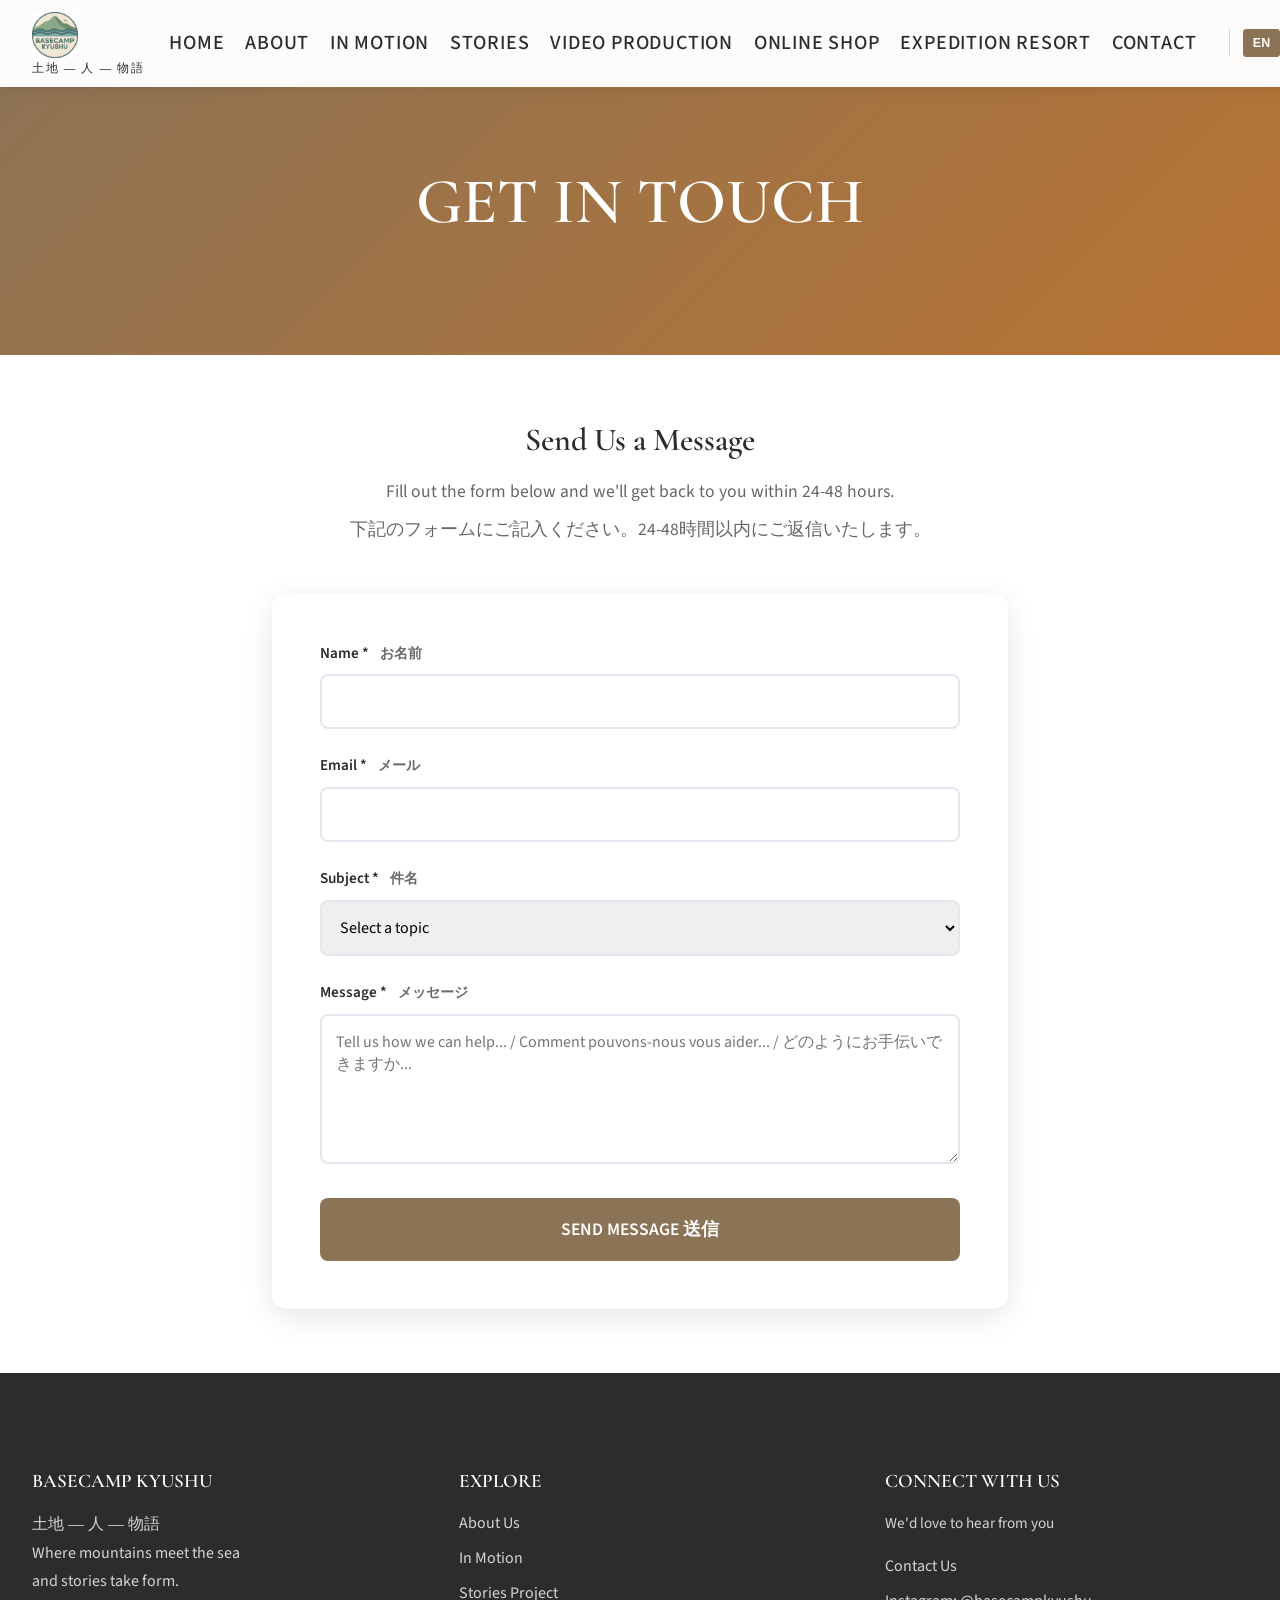
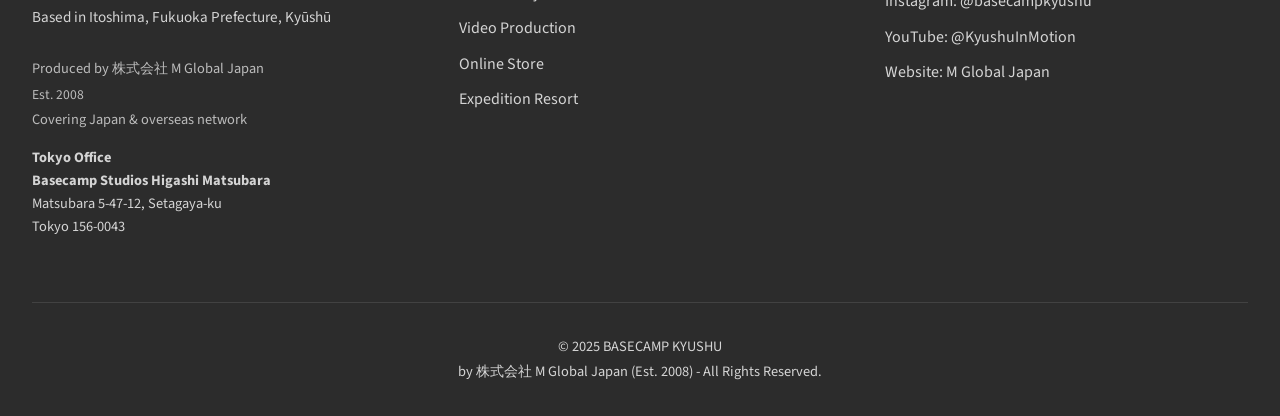
<file: contact (1).html>
<!DOCTYPE html>
<html lang="en">
<head>
    <meta charset="UTF-8">
    <meta name="viewport" content="width=device-width, initial-scale=1.0">
    <meta property="og:type" content="website">
    <meta property="og:url" content="https://basecampkyushu.com/contact.html">
    <meta property="og:title" content="Contact Us - Basecamp Kyūshū">
    <meta property="og:description" content="Get in touch with Basecamp Kyūshū.">
    <meta property="og:image" content="https://basecampkyushu.com/images/kyushu-landscapes-collage-36.jpg">
    <meta property="og:site_name" content="Basecamp Kyūshū">
    <meta name="twitter:card" content="summary_large_image">
    <meta name="twitter:title" content="Contact Us - Basecamp Kyūshū">
    <meta name="twitter:image" content="https://basecampkyushu.com/images/kyushu-landscapes-collage-36.jpg">
    <title>Contact Us - Basecamp Kyūshū</title>
    <link href="https://fonts.googleapis.com/css2?family=Cormorant+Garamond:wght@400;500;600;700&family=Source+Sans+Pro:wght@300;400;600;700&display=swap" rel="stylesheet">
    <style>
        :root {
            --primary-dark: #2C2C2C;
            --primary-light: #F5F5F0;
            --accent-earth: #8B7355;
            --accent-copper: #B87333;
            --text-dark: #333333;
            --text-muted: #666666;
            --white: #FFFFFF;
            --shadow: rgba(0,0,0,0.1);
            --success: #22c55e;
            --error: #ef4444;
        }
        * { margin: 0; padding: 0; box-sizing: border-box; }
        html { scroll-behavior: smooth; }
        body { font-family: 'Source Sans Pro', sans-serif; line-height: 1.7; color: var(--text-dark); background: var(--white); }
        h1,h2,h3,h4,h5,h6 { font-family: 'Cormorant Garamond', serif; font-weight: 600; line-height: 1.3; }

        /* NAV */
        nav, #navbar {
            position: fixed; top: 0; left: 0; right: 0;
            z-index: 1000; background: rgba(255,255,255,0.98);
            backdrop-filter: blur(10px); padding: 0.75rem 0;
            box-shadow: 0 2px 15px rgba(0,0,0,0.08); transition: all 0.4s;
        }
        nav.scrolled { padding: 0.5rem 0; box-shadow: 0 2px 20px rgba(0,0,0,0.1); }
        .nav-container {
            max-width: 1400px; margin: 0 auto; padding: 0 2rem;
            display: flex; justify-content: space-between; align-items: center; gap: 1rem;
        }
        .logo {
            display: flex; flex-direction: column; align-items: flex-start;
            text-decoration: none; flex-shrink: 0; line-height: 1; gap: 3px;
        }
        .logo-img { height: 46px; width: 46px; object-fit: contain; display: block; margin-bottom: 2px; }
        .logo-subtitle {
            font-size: 0.72rem; font-weight: 400; letter-spacing: 1.5px;
            color: var(--primary-dark); display: block;
            font-family: 'Hiragino Sans', 'Noto Sans JP', sans-serif; white-space: nowrap;
        }
        .nav-links {
            display: flex; gap: 0.2rem; list-style: none;
            align-items: center; flex: 1; justify-content: center;
        }
        .nav-links a {
            color: var(--primary-dark); text-decoration: none;
            font-weight: 500; font-size: 1.25rem; letter-spacing: 0.04em;
            transition: all 0.3s; padding: 0.4rem 0.55rem;
            border-radius: 4px; white-space: nowrap;
        }
        .nav-links a:hover { color: var(--accent-earth); background: rgba(139,115,85,0.08); }
        .language-switcher {
            display: flex; flex-direction: row; gap: 0.3rem;
            border-left: 1px solid rgba(0,0,0,0.15);
            padding-left: 0.8rem; margin-left: 0.5rem;
            flex-shrink: 0; align-items: center;
        }
        .lang-btn {
            padding: 0.3rem 0.55rem; border: 1px solid rgba(0,0,0,0.2);
            background: transparent; color: var(--primary-dark);
            cursor: pointer; font-size: 0.78rem; font-weight: 600;
            border-radius: 3px; transition: all 0.3s; line-height: 1;
            height: 28px; min-width: 32px;
            display: flex; align-items: center; justify-content: center;
        }
        .lang-btn:hover, .lang-btn.active { background: var(--accent-earth); color: #fff; border-color: var(--accent-earth); }
        .mobile-menu-toggle {
            background: rgba(44,74,110,0.08); border: 1px solid rgba(44,74,110,0.2);
            border-radius: 4px; cursor: pointer; flex-shrink: 0;
            position: relative; z-index: 1001;
            height: 28px; width: 36px; display: none;
            align-items: center; justify-content: center;
        }
        .mobile-menu-toggle::before {
            content: ''; position: absolute;
            width: 18px; height: 2px; background: #2c4a6e;
            top: 50%; left: 50%; transform: translate(-50%,-50%);
            box-shadow: 0 -6px 0 0 #2c4a6e, 0 6px 0 0 #2c4a6e;
            transition: all 0.3s; border-radius: 1px;
        }
        .mobile-menu-toggle.active::before { transform: translate(-50%,-50%) rotate(45deg); box-shadow: none; }
        .mobile-menu-toggle.active::after {
            content: ''; position: absolute;
            width: 18px; height: 2px; background: #2c4a6e;
            top: 50%; left: 50%; transform: translate(-50%,-50%) rotate(-45deg); border-radius: 1px;
        }
        @media (min-width: 1025px) {
            .mobile-menu-toggle { display: none !important; visibility: hidden !important; width: 0 !important; height: 0 !important; overflow: hidden !important; position: absolute !important; }
        }
        @media (max-width: 1024px) {
            .nav-container { padding: 0 1rem; gap: 0.5rem; }
            .mobile-menu-toggle { display: flex !important; }
            .language-switcher { border-left: none; padding-left: 0; margin-left: 0; }
            .nav-links { display: none !important; position: fixed; top: 64px; left: 0; right: 0; background: rgba(255,255,255,0.98); backdrop-filter: blur(10px); padding: 1rem 1.5rem; box-shadow: 0 4px 20px rgba(0,0,0,0.1); z-index: 999; flex-direction: column; gap: 0; flex: none; }
            .nav-links.active { display: flex !important; }
            .nav-links li { width: 100%; border-bottom: 1px solid rgba(0,0,0,0.05); }
            .nav-links a { display: block; padding: 0.9rem 0.5rem; width: 100%; font-size: 1.25rem; }
        }

        /* HERO */
        .hero { padding: 10rem 2rem 6rem; background: linear-gradient(135deg, var(--accent-earth) 0%, var(--accent-copper) 100%); color: var(--white); text-align: center; }
        .hero h1 { font-size: clamp(2.5rem,6vw,4rem); margin-bottom: 1rem; color: var(--white); }

        /* CONTACT */
        .contact-container { max-width: 800px; margin: 0 auto; padding: 4rem 2rem; }
        .contact-intro { text-align: center; margin-bottom: 3rem; }
        .contact-intro h2 { font-size: 2rem; margin-bottom: 1rem; color: var(--primary-dark); }
        .contact-intro p { font-size: 1.1rem; color: var(--text-muted); margin-bottom: 0.5rem; }
        .contact-form { background: var(--white); padding: 3rem; border-radius: 15px; box-shadow: 0 8px 30px var(--shadow); }
        .form-group { margin-bottom: 1.5rem; }
        .form-group label { display: block; margin-bottom: 0.5rem; font-weight: 600; color: var(--primary-dark); font-size: 0.95rem; }
        .form-group input, .form-group select, .form-group textarea { width: 100%; padding: 0.9rem; border: 2px solid #e2e8f0; border-radius: 8px; font-size: 1rem; font-family: 'Source Sans Pro', sans-serif; transition: all 0.3s; }
        .form-group textarea { min-height: 150px; resize: vertical; }
        .form-group input:focus, .form-group select:focus, .form-group textarea:focus { outline: none; border-color: var(--accent-earth); box-shadow: 0 0 0 3px rgba(139,115,85,0.1); }
        .form-group input.error, .form-group select.error, .form-group textarea.error { border-color: var(--error); }
        .error-message { color: var(--error); font-size: 0.85rem; margin-top: 0.3rem; display: none; }
        .error-message.show { display: block; }
        .submit-btn { background: var(--accent-earth); color: var(--white); padding: 1.2rem 2rem; border: none; border-radius: 8px; font-size: 1.1rem; font-weight: 600; cursor: pointer; width: 100%; transition: all 0.3s; font-family: 'Source Sans Pro', sans-serif; }
        .submit-btn:hover { background: var(--primary-dark); transform: translateY(-2px); box-shadow: 0 6px 20px rgba(0,0,0,0.2); }
        .submit-btn:disabled { background: #ccc; cursor: not-allowed; transform: none; }
        .form-message { padding: 1rem; border-radius: 8px; margin-bottom: 2rem; display: none; text-align: center; font-weight: 500; }
        .form-message.show { display: block; }
        .form-message.success { background: rgba(34,197,94,0.1); border: 2px solid var(--success); color: #166534; }
        .form-message.error { background: rgba(239,68,68,0.1); border: 2px solid var(--error); color: #991b1b; }

        /* FOOTER */
        footer { background: var(--primary-dark); color: rgba(255,255,255,0.8); padding: 6rem 2rem 2rem; }
        .footer-content { max-width: 1400px; margin: 0 auto; display: grid; grid-template-columns: repeat(auto-fit,minmax(250px,1fr)); gap: 4rem; margin-bottom: 4rem; }
        .footer-section h4 { color: white; margin-bottom: 1rem; font-family: 'Cormorant Garamond', serif; font-size: 1.2rem; }
        .footer-section ul { list-style: none; padding: 0; }
        .footer-section li { margin-bottom: 0.5rem; }
        .footer-section p { margin: 0; padding: 0; line-height: 1.8; }
        .footer-section a { color: rgba(255,255,255,0.8); text-decoration: none; transition: color 0.3s; }
        .footer-section a:hover { color: var(--accent-earth); }
        .footer-bottom { text-align: center; padding-top: 2rem; border-top: 1px solid rgba(255,255,255,0.1); font-size: 0.9rem; }
        .footer-bottom a { color: rgba(255,255,255,0.8); text-decoration: none; }
        .japanese-text { font-family: 'Hiragino Mincho ProN', 'Yu Mincho', serif; }

        @media (max-width: 768px) {
            .hero { padding: 8rem 1.5rem 4rem; }
            .contact-form { padding: 2rem 1.5rem; }
            .contact-container { padding: 3rem 1.5rem; }
        }
    </style>
</head>
<body>
    <nav id="navbar">
        <div class="nav-container">
            <a href="index.html" class="logo">
                <img src="favicon.png" alt="Basecamp Kyūshū" class="logo-img">
                <span class="logo-subtitle">土地 — 人 — 物語</span>
            </a>
            <ul class="nav-links">
                <li><a href="index.html">HOME</a></li>
                <li><a href="about.html">ABOUT</a></li>
                <li><a href="in-motion.html">IN MOTION</a></li>
                <li><a href="stories.html">STORIES</a></li>
                <li><a href="video-production.html">VIDEO PRODUCTION</a></li>
                <li><a href="online-store.html">ONLINE SHOP</a></li>
                <li><a href="expedition-resort.html">EXPEDITION RESORT</a></li>
                <li><a href="contact.html">CONTACT</a></li>
            </ul>
            <div class="language-switcher">
                <button class="lang-btn active" data-lang="en">EN</button>
                <button class="lang-btn" data-lang="fr">FR</button>
                <button class="lang-btn" data-lang="ja">JA</button>
            </div>
            <button class="mobile-menu-toggle" aria-label="Toggle menu"></button>
        </div>
    </nav>

    <div class="hero">
        <h1 data-lang="en" class="active-lang">GET IN TOUCH</h1>
    </div>

    <div class="contact-container">
        <div class="contact-intro">
            <h2 data-lang="en" class="active-lang">Send Us a Message</h2>
            <p data-lang="en" class="active-lang">Fill out the form below and we'll get back to you within 24-48 hours.</p>
            <p>下記のフォームにご記入ください。24-48時間以内にご返信いたします。</p>
        </div>

        <div class="contact-form">
            <div id="form-message" class="form-message"></div>
            <form id="contact-form" action="https://formspree.io/f/mbdrgzdb" method="POST">
                <div class="form-group">
                    <label for="name">
                        Name * <span style="margin-left:0.5rem;font-size:0.9rem;opacity:0.7;">お名前</span>
                    </label>
                    <input type="text" id="name" name="name" required>
                    <div class="error-message" id="name-error">Please enter your name</div>
                </div>
                <div class="form-group">
                    <label for="email">
                        Email * <span style="margin-left:0.5rem;font-size:0.9rem;opacity:0.7;">メール</span>
                    </label>
                    <input type="email" id="email" name="email" required>
                    <div class="error-message" id="email-error">Please enter a valid email</div>
                </div>
                <div class="form-group">
                    <label for="subject">
                        Subject * <span style="margin-left:0.5rem;font-size:0.9rem;opacity:0.7;">件名</span>
                    </label>
                    <select id="subject" name="subject" required>
                        <option value="">Select a topic</option>
                        <option value="In Motion">In Motion</option>
                        <option value="Video Production">Video Production</option>
                        <option value="Stories">Stories / Book Inquiry</option>
                        <option value="Expedition Resort">Expedition Resort</option>
                        <option value="Other">Other</option>
                    </select>
                    <div class="error-message" id="subject-error">Please select a subject</div>
                </div>
                <div class="form-group">
                    <label for="message">
                        Message * <span style="margin-left:0.5rem;font-size:0.9rem;opacity:0.7;">メッセージ</span>
                    </label>
                    <textarea id="message" name="message" required placeholder="Tell us how we can help... / Comment pouvons-nous vous aider... / どのようにお手伝いできますか..."></textarea>
                    <div class="error-message" id="message-error">Please enter your message</div>
                </div>
                <button type="submit" class="submit-btn" id="submit-btn">SEND MESSAGE 送信</button>
            </form>
        </div>
    </div>

    <footer class="main-footer">
        <div class="footer-content">
            <div class="footer-section">
                <h4>BASECAMP KYUSHU</h4>
                <p class="japanese-text">土地 — 人 — 物語</p>
                <p>Where mountains meet the sea<br>and stories take form.</p>
                <p style="margin-top:0.5rem;font-size:0.95rem;">Based in Itoshima, Fukuoka Prefecture, Kyūshū</p>
                <p style="margin-top:1.5rem;font-size:0.9rem;opacity:0.85;">Produced by 株式会社 M Global Japan<br><span style="font-size:0.85rem;">Est. 2008</span><br>Covering Japan &amp; overseas network</p>
                <p style="margin-top:0.8rem;font-size:0.9rem;line-height:1.6;">
                    <strong>Tokyo Office</strong><br>
                    <strong>Basecamp Studios Higashi Matsubara</strong><br>
                    Matsubara 5-47-12, Setagaya-ku<br>Tokyo 156-0043
                </p>
            </div>
            <div class="footer-section">
                <h4>EXPLORE</h4>
                <ul>
                    <li><a href="about.html">About Us</a></li>
                    <li><a href="in-motion.html">In Motion</a></li>
                    <li><a href="stories.html">Stories Project</a></li>
                    <li><a href="video-production.html">Video Production</a></li>
                    <li><a href="online-store.html">Online Store</a></li>
                    <li><a href="expedition-resort.html">Expedition Resort</a></li>
                </ul>
            </div>
            <div class="footer-section">
                <h4>CONNECT WITH US</h4>
                <p style="margin-bottom:1rem;font-size:0.95rem;">We'd love to hear from you</p>
                <ul>
                    <li><a href="contact.html">Contact Us</a></li>
                    <li>Instagram: <a href="https://instagram.com/basecampkyushu" target="_blank">@basecampkyushu</a></li>
                    <li>YouTube: <a href="https://www.youtube.com/@KyushuInMotion" target="_blank">@KyushuInMotion</a></li>
                    <li>Website: <a href="https://mglobaljapan.weebly.com/" target="_blank">M Global Japan</a></li>
                </ul>
            </div>
        </div>
        <div class="footer-bottom">
            <p>© 2025 BASECAMP KYUSHU<br>by 株式会社 <a href="https://mglobaljapan.weebly.com/" target="_blank">M Global Japan</a> (Est. 2008) - All Rights Reserved.</p>
        </div>
    </footer>

    <script>
    (function() {
        var langs = ['en', 'fr', 'ja'];
        var saved = localStorage.getItem('preferredLanguage');
        var browser = (navigator.language || 'en').substring(0, 2);
        var current = (saved && langs.indexOf(saved) > -1) ? saved : (langs.indexOf(browser) > -1 ? browser : 'en');

        function switchLanguage(lang) {
            document.querySelectorAll('[data-lang]').forEach(function(el) {
                if (!el.classList.contains('lang-btn')) el.classList.remove('active-lang');
            });
            document.querySelectorAll('[data-lang="' + lang + '"]').forEach(function(el) {
                if (!el.classList.contains('lang-btn')) el.classList.add('active-lang');
            });
            document.querySelectorAll('.lang-btn').forEach(function(btn) {
                btn.classList.toggle('active', btn.getAttribute('data-lang') === lang);
            });
            localStorage.setItem('preferredLanguage', lang);
            current = lang;
        }

        document.querySelectorAll('.lang-btn').forEach(function(btn) {
            btn.addEventListener('click', function() { switchLanguage(this.getAttribute('data-lang')); });
        });

        switchLanguage(current);

        // Burger
        var toggle = document.querySelector('.mobile-menu-toggle');
        var navLinks = document.querySelector('.nav-links');
        if (toggle && navLinks) {
            navLinks.classList.remove('active');
            toggle.classList.remove('active');
            toggle.addEventListener('click', function(e) {
                e.stopPropagation();
                navLinks.classList.toggle('active');
                toggle.classList.toggle('active');
            });
            document.addEventListener('click', function(e) {
                if (!navLinks.contains(e.target) && !toggle.contains(e.target)) {
                    navLinks.classList.remove('active');
                    toggle.classList.remove('active');
                }
            });
            navLinks.querySelectorAll('a').forEach(function(a) {
                a.addEventListener('click', function() {
                    navLinks.classList.remove('active');
                    toggle.classList.remove('active');
                });
            });
        }

        // Sticky nav
        var navbar = document.getElementById('navbar');
        if (navbar) {
            window.addEventListener('scroll', function() {
                navbar.classList.toggle('scrolled', window.scrollY > 80);
            });
        }

        // Form validation
        var form = document.getElementById('contact-form');
        if (form) {
            form.addEventListener('submit', function(e) {
                e.preventDefault();
                var valid = true;
                var name = document.getElementById('name');
                var email = document.getElementById('email');
                var subject = document.getElementById('subject');
                var message = document.getElementById('message');

                [name, email, subject, message].forEach(function(field) {
                    field.classList.remove('error');
                    var err = document.getElementById(field.id + '-error');
                    if (err) err.classList.remove('show');
                });

                if (!name.value.trim()) { name.classList.add('error'); document.getElementById('name-error').classList.add('show'); valid = false; }
                if (!email.value.match(/^[^\s@]+@[^\s@]+\.[^\s@]+$/)) { email.classList.add('error'); document.getElementById('email-error').classList.add('show'); valid = false; }
                if (!subject.value) { subject.classList.add('error'); document.getElementById('subject-error').classList.add('show'); valid = false; }
                if (!message.value.trim()) { message.classList.add('error'); document.getElementById('message-error').classList.add('show'); valid = false; }

                if (valid) {
                    var btn = document.getElementById('submit-btn');
                    btn.disabled = true;
                    btn.textContent = 'Sending...';
                    var formData = new FormData(form);
                    fetch(form.action, { method: 'POST', body: formData, headers: { 'Accept': 'application/json' } })
                    .then(function(r) {
                        var msg = document.getElementById('form-message');
                        if (r.ok) {
                            msg.className = 'form-message success show';
                            msg.textContent = 'Message sent! We'll get back to you soon.';
                            form.reset();
                        } else {
                            msg.className = 'form-message error show';
                            msg.textContent = 'Something went wrong. Please try again.';
                        }
                        btn.disabled = false;
                        btn.textContent = 'SEND MESSAGE 送信';
                    })
                    .catch(function() {
                        var msg = document.getElementById('form-message');
                        msg.className = 'form-message error show';
                        msg.textContent = 'Connection error. Please try again.';
                        btn.disabled = false;
                        btn.textContent = 'SEND MESSAGE 送信';
                    });
                }
            });
        }
    })();
    </script>
</body>
</html>
</file>
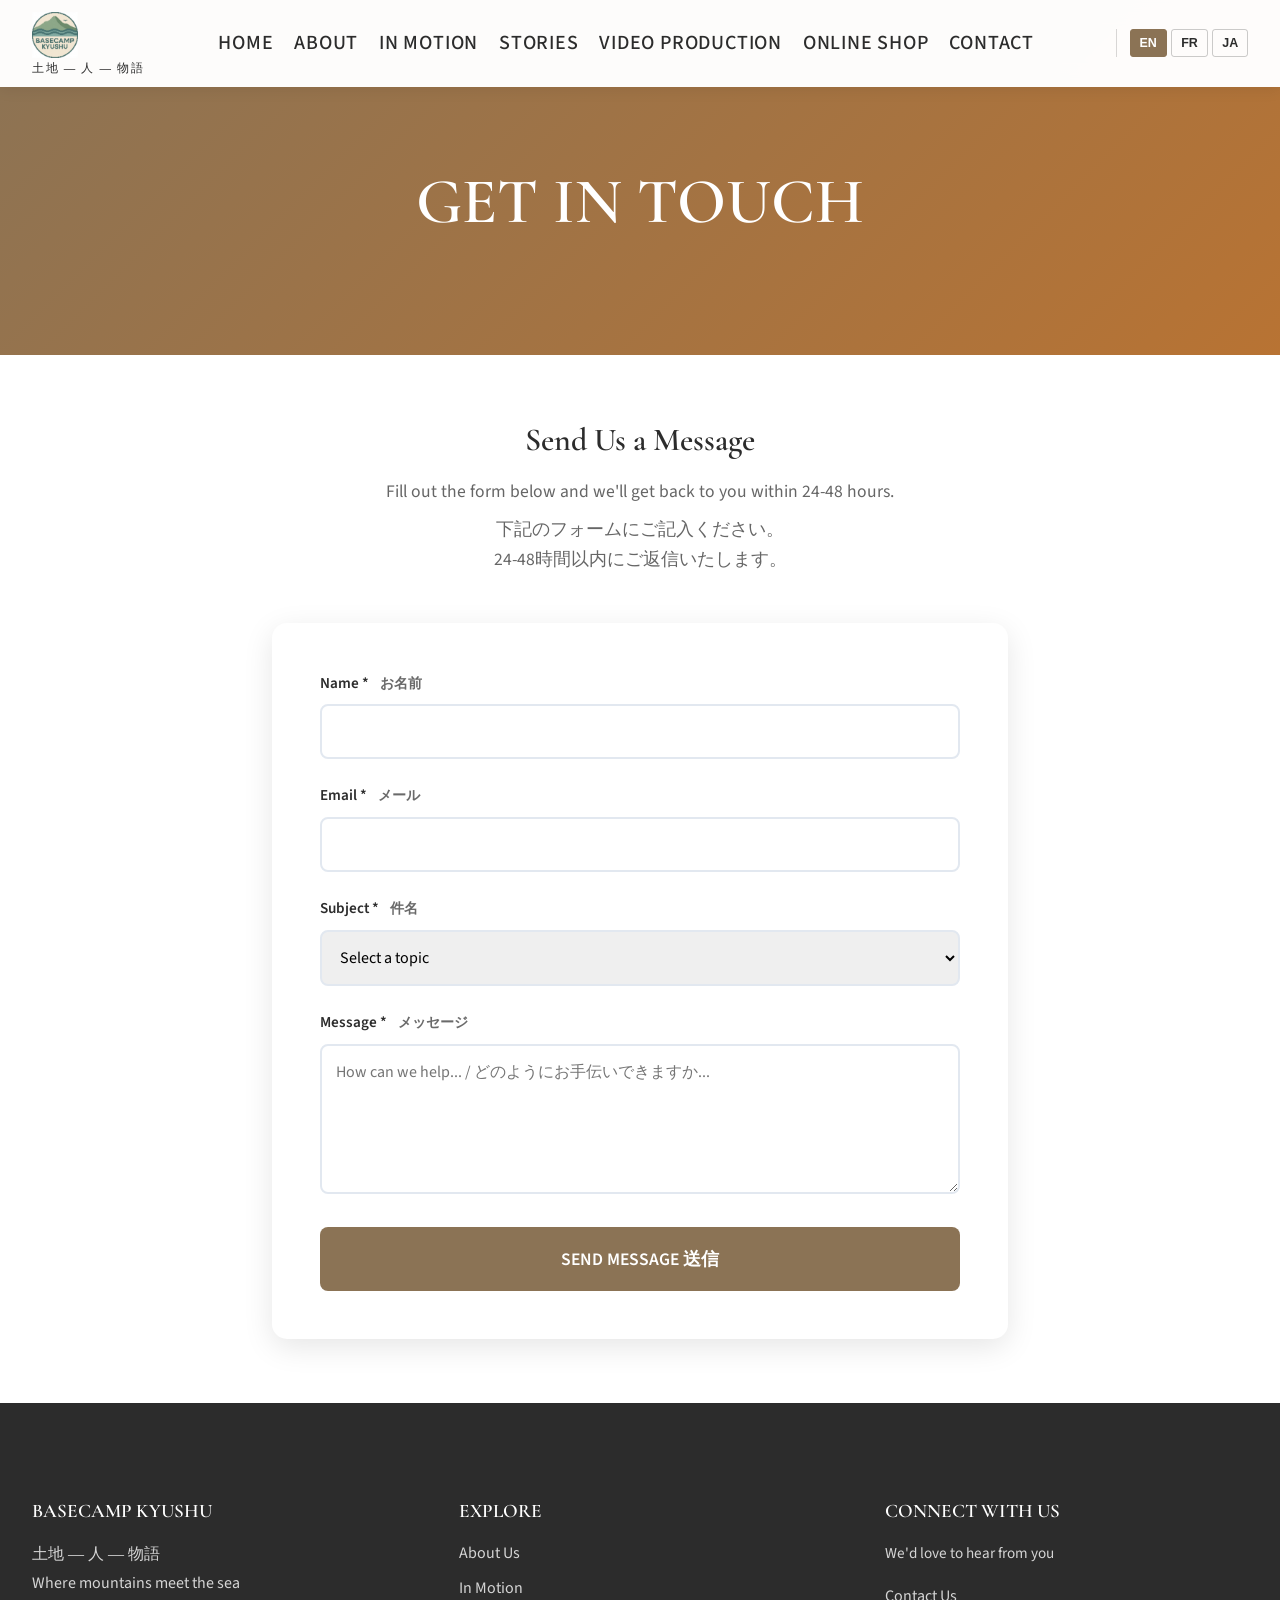
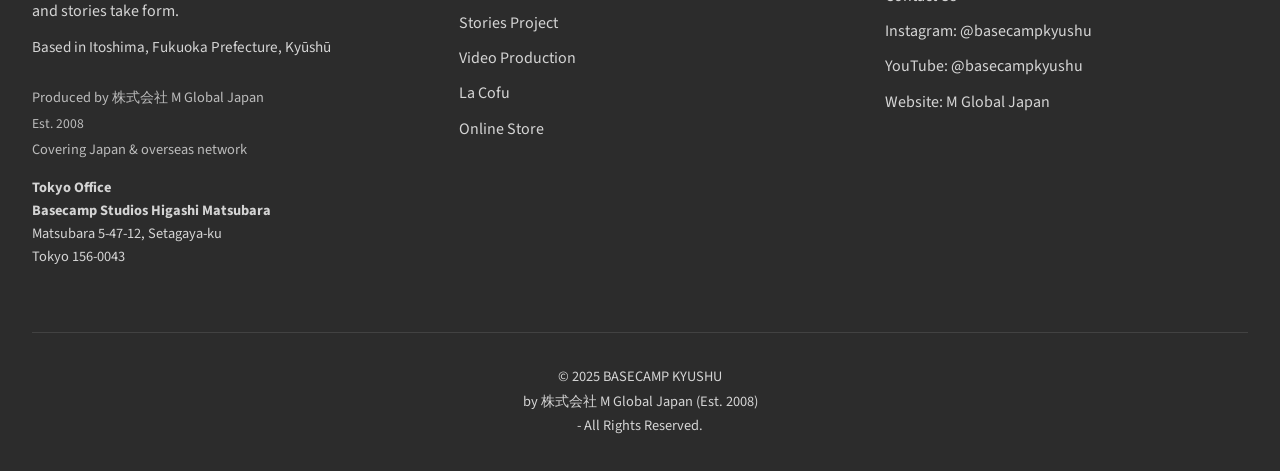
<file: contact.html>
<!DOCTYPE html>
<html lang="en">
<head>
    <meta charset="UTF-8">
    <meta name="viewport" content="width=device-width, initial-scale=1.0">
    <meta property="og:type" content="website">
    <meta property="og:url" content="https://basecampkyushu.com/contact.html">
    <meta property="og:title" content="Contact Us - Basecamp Kyūshū">
    <meta property="og:description" content="Get in touch with Basecamp Kyūshū.">
    <meta property="og:image" content="https://basecampkyushu.com/images/kyushu-landscapes-collage-36.jpg">
    <meta property="og:site_name" content="Basecamp Kyūshū">
    <meta name="twitter:card" content="summary_large_image">
    <meta name="twitter:title" content="Contact Us - Basecamp Kyūshū">
    <meta name="twitter:image" content="https://basecampkyushu.com/images/kyushu-landscapes-collage-36.jpg">
    <title>Contact Us - Basecamp Kyūshū</title>
    <link href="https://fonts.googleapis.com/css2?family=Cormorant+Garamond:wght@400;500;600;700&family=Source+Sans+Pro:wght@300;400;600;700&display=swap" rel="stylesheet">
    <style>
        :root {
            --primary-dark: #2C2C2C;
            --primary-light: #F5F5F0;
            --accent-earth: #8B7355;
            --accent-copper: #B87333;
            --text-dark: #333333;
            --text-muted: #666666;
            --white: #FFFFFF;
            --shadow: rgba(0,0,0,0.1);
            --success: #22c55e;
            --error: #ef4444;
        }
        * { margin: 0; padding: 0; box-sizing: border-box; }
        html { scroll-behavior: smooth; }
        body { font-family: 'Source Sans Pro', sans-serif; line-height: 1.7; color: var(--text-dark); background: var(--white); }
        h1,h2,h3,h4,h5,h6 { font-family: 'Cormorant Garamond', serif; font-weight: 600; line-height: 1.3; }
        nav, #navbar {
            position: fixed; top: 0; left: 0; right: 0;
            z-index: 1000; background: rgba(255,255,255,0.98);
            backdrop-filter: blur(10px); padding: 0.75rem 0;
            box-shadow: 0 2px 15px rgba(0,0,0,0.08); transition: all 0.4s;
        }
        nav.scrolled { padding: 0.5rem 0; box-shadow: 0 2px 20px rgba(0,0,0,0.1); }
        .nav-container {
            max-width: 1400px; margin: 0 auto; padding: 0 2rem;
            display: flex; justify-content: space-between; align-items: center; gap: 1rem;
        }
        .logo { display: flex; flex-direction: column; align-items: flex-start; text-decoration: none; flex-shrink: 0; line-height: 1; gap: 3px; }
        .logo-img { height: 46px; width: 46px; object-fit: contain; display: block; margin-bottom: 2px; }
        .logo-subtitle { font-size: 0.72rem; font-weight: 400; letter-spacing: 1.5px; color: var(--primary-dark); display: block; font-family: 'Hiragino Sans', 'Noto Sans JP', sans-serif; white-space: nowrap; }
        .nav-links { display: flex; gap: 0.2rem; list-style: none; align-items: center; flex: 1; justify-content: center; }
        .nav-links a { color: var(--primary-dark); text-decoration: none; font-weight: 500; font-size: 1.25rem; letter-spacing: 0.04em; transition: all 0.3s; padding: 0.4rem 0.55rem; border-radius: 4px; white-space: nowrap; }
        .nav-links a:hover { color: var(--accent-earth); background: rgba(139,115,85,0.08); }
        .language-switcher { display: flex; flex-direction: row; gap: 0.3rem; border-left: 1px solid rgba(0,0,0,0.15); padding-left: 0.8rem; margin-left: 0.5rem; flex-shrink: 0; align-items: center; }
        .lang-btn { padding: 0.3rem 0.55rem; border: 1px solid rgba(0,0,0,0.2); background: transparent; color: var(--primary-dark); cursor: pointer; font-size: 0.78rem; font-weight: 600; border-radius: 3px; transition: all 0.3s; line-height: 1; height: 28px; min-width: 32px; display: flex; align-items: center; justify-content: center; }
        .lang-btn:hover, .lang-btn.active { background: var(--accent-earth); color: #fff; border-color: var(--accent-earth); }
        .mobile-menu-toggle { background: rgba(44,74,110,0.08); border: 1px solid rgba(44,74,110,0.2); border-radius: 4px; cursor: pointer; flex-shrink: 0; position: relative; z-index: 1001; height: 28px; width: 36px; display: none; align-items: center; justify-content: center; }
        .mobile-menu-toggle::before { content: ''; position: absolute; width: 18px; height: 2px; background: #2c4a6e; top: 50%; left: 50%; transform: translate(-50%,-50%); box-shadow: 0 -6px 0 0 #2c4a6e, 0 6px 0 0 #2c4a6e; transition: all 0.3s; border-radius: 1px; }
        .mobile-menu-toggle.active::before { transform: translate(-50%,-50%) rotate(45deg); box-shadow: none; }
        .mobile-menu-toggle.active::after { content: ''; position: absolute; width: 18px; height: 2px; background: #2c4a6e; top: 50%; left: 50%; transform: translate(-50%,-50%) rotate(-45deg); border-radius: 1px; }
        @media (min-width: 1025px) {
            .mobile-menu-toggle { display: none !important; visibility: hidden !important; width: 0 !important; height: 0 !important; overflow: hidden !important; position: absolute !important; }
        }
        @media (max-width: 1024px) {
            .nav-container { padding: 0 1rem; gap: 0.5rem; }
            .mobile-menu-toggle { display: flex !important; }
            .language-switcher { border-left: none; padding-left: 0; margin-left: 0; }
            .nav-links { display: none !important; position: fixed; top: 64px; left: 0; right: 0; background: rgba(255,255,255,0.98); backdrop-filter: blur(10px); padding: 1rem 1.5rem; box-shadow: 0 4px 20px rgba(0,0,0,0.1); z-index: 999; flex-direction: column; gap: 0; flex: none; }
            .nav-links.active { display: flex !important; }
            .nav-links li { width: 100%; border-bottom: 1px solid rgba(0,0,0,0.05); }
            .nav-links a { display: block; padding: 0.9rem 0.5rem; width: 100%; font-size: 1.25rem; }
        }
        .hero { padding: 10rem 2rem 6rem; background: linear-gradient(135deg, var(--accent-earth) 0%, var(--accent-copper) 100%); color: var(--white); text-align: center; }
        .hero h1 { font-size: clamp(2.5rem,6vw,4rem); margin-bottom: 1rem; color: var(--white); }
        .contact-container { max-width: 800px; margin: 0 auto; padding: 4rem 2rem; }
        .contact-intro { text-align: center; margin-bottom: 3rem; }
        .contact-intro h2 { font-size: 2rem; margin-bottom: 1rem; color: var(--primary-dark); }
        .contact-intro p { font-size: 1.1rem; color: var(--text-muted); margin-bottom: 0.5rem; }
        .contact-form { background: var(--white); padding: 3rem; border-radius: 15px; box-shadow: 0 8px 30px var(--shadow); }
        .form-group { margin-bottom: 1.5rem; }
        .form-group label { display: block; margin-bottom: 0.5rem; font-weight: 600; color: var(--primary-dark); font-size: 0.95rem; }
        .form-group input, .form-group select, .form-group textarea { width: 100%; padding: 0.9rem; border: 2px solid #e2e8f0; border-radius: 8px; font-size: 1rem; font-family: 'Source Sans Pro', sans-serif; transition: all 0.3s; }
        .form-group textarea { min-height: 150px; resize: vertical; }
        .form-group input:focus, .form-group select:focus, .form-group textarea:focus { outline: none; border-color: var(--accent-earth); box-shadow: 0 0 0 3px rgba(139,115,85,0.1); }
        .form-group input.error, .form-group select.error, .form-group textarea.error { border-color: var(--error); }
        .error-message { color: var(--error); font-size: 0.85rem; margin-top: 0.3rem; display: none; }
        .error-message.show { display: block; }
        .submit-btn { background: var(--accent-earth); color: var(--white); padding: 1.2rem 2rem; border: none; border-radius: 8px; font-size: 1.1rem; font-weight: 600; cursor: pointer; width: 100%; transition: all 0.3s; font-family: 'Source Sans Pro', sans-serif; }
        .submit-btn:hover { background: var(--primary-dark); transform: translateY(-2px); box-shadow: 0 6px 20px rgba(0,0,0,0.2); }
        .submit-btn:disabled { background: #ccc; cursor: not-allowed; transform: none; }
        .form-message { padding: 1rem; border-radius: 8px; margin-bottom: 2rem; display: none; text-align: center; font-weight: 500; }
        .form-message.show { display: block; }
        .form-message.success { background: rgba(34,197,94,0.1); border: 2px solid var(--success); color: #166534; }
        .form-message.error { background: rgba(239,68,68,0.1); border: 2px solid var(--error); color: #991b1b; }
        footer { background: var(--primary-dark); color: rgba(255,255,255,0.8); padding: 6rem 2rem 2rem; }
        .footer-content { max-width: 1400px; margin: 0 auto; display: grid; grid-template-columns: repeat(auto-fit,minmax(250px,1fr)); gap: 4rem; margin-bottom: 4rem; }
        .footer-section h4 { color: white; margin-bottom: 1rem; font-family: 'Cormorant Garamond', serif; font-size: 1.2rem; }
        .footer-section ul { list-style: none; padding: 0; }
        .footer-section li { margin-bottom: 0.5rem; }
        .footer-section p { margin: 0; padding: 0; line-height: 1.8; }
        .footer-section a { color: rgba(255,255,255,0.8); text-decoration: none; transition: color 0.3s; }
        .footer-section a:hover { color: var(--accent-earth); }
        .footer-bottom { text-align: center; padding-top: 2rem; border-top: 1px solid rgba(255,255,255,0.1); font-size: 0.9rem; }
        .footer-bottom a { color: rgba(255,255,255,0.8); text-decoration: none; }
        .japanese-text { font-family: 'Hiragino Mincho ProN', 'Yu Mincho', serif; }
        @media (max-width: 768px) {
            .hero { padding: 8rem 1.5rem 4rem; }
            .contact-form { padding: 2rem 1.5rem; }
            .contact-container { padding: 3rem 1.5rem; }
        }
    </style>
</head>
<body>
    <nav id="navbar">
        <div class="nav-container">
            <a href="index.html" class="logo">
                <img src="favicon.png" alt="Basecamp Kyūshū" class="logo-img">
                <span class="logo-subtitle">土地 — 人 — 物語</span>
            </a>
            <ul class="nav-links">
                <li><a href="index.html">HOME</a></li>
                <li><a href="about.html">ABOUT</a></li>
                <li><a href="in-motion.html">IN MOTION</a></li>
                <li><a href="stories.html">STORIES</a></li>
                <li><a href="video-production.html">VIDEO PRODUCTION</a></li>
                <li><a href="online-store.html">ONLINE SHOP</a></li>
                <li><a href="contact.html">CONTACT</a></li>
            </ul>
            <div class="language-switcher">
                <button class="lang-btn active" data-lang="en">EN</button>
                <button class="lang-btn" data-lang="fr">FR</button>
                <button class="lang-btn" data-lang="ja">JA</button>
            </div>
            <button class="mobile-menu-toggle" aria-label="Toggle menu"></button>
        </div>
    </nav>

    <div class="hero">
        <h1>GET IN TOUCH</h1>
    </div>

    <div class="contact-container">
        <div class="contact-intro">
            <h2>Send Us a Message</h2>
            <p>Fill out the form below and we'll get back to you within 24-48 hours.</p>
            <p>下記のフォームにご記入ください。<br>24-48時間以内にご返信いたします。</p>
        </div>

        <div class="contact-form">
            <div id="form-message" class="form-message"></div>
            <form id="contact-form" action="https://formspree.io/f/mbdrgzdb" method="POST">
                <div class="form-group">
                    <label for="name">Name * <span style="margin-left:0.5rem;font-size:0.9rem;opacity:0.7;">お名前</span></label>
                    <input type="text" id="name" name="name" required>
                    <div class="error-message" id="name-error">Please enter your name</div>
                </div>
                <div class="form-group">
                    <label for="email">Email * <span style="margin-left:0.5rem;font-size:0.9rem;opacity:0.7;">メール</span></label>
                    <input type="email" id="email" name="email" required>
                    <div class="error-message" id="email-error">Please enter a valid email</div>
                </div>
                <div class="form-group">
                    <label for="subject">Subject * <span style="margin-left:0.5rem;font-size:0.9rem;opacity:0.7;">件名</span></label>
                    <select id="subject" name="subject" required>
                        <option value="">Select a topic</option>
                        <option value="In Motion">In Motion</option>
                        <option value="Video Production">Video Production</option>
                        <option value="Stories">Stories / Book Inquiry</option>
                        <option value="Expedition Resort">Expedition Resort</option>
                        <option value="Other">Other</option>
                    </select>
                    <div class="error-message" id="subject-error">Please select a subject</div>
                </div>
                <div class="form-group">
                    <label for="message">Message * <span style="margin-left:0.5rem;font-size:0.9rem;opacity:0.7;">メッセージ</span></label>
                    <textarea id="message" name="message" required placeholder="How can we help... / どのようにお手伝いできますか..."></textarea>
                    <div class="error-message" id="message-error">Please enter your message</div>
                </div>
                <button type="submit" class="submit-btn" id="submit-btn">SEND MESSAGE 送信</button>
            </form>
        </div>
    </div>

    <footer class="main-footer">
        <div class="footer-content">
            <div class="footer-section">
                <h4>BASECAMP KYUSHU</h4>
                <p class="japanese-text">土地 — 人 — 物語</p>
                <p>Where mountains meet the sea<br>and stories take form.</p>
                <p style="margin-top:0.5rem;font-size:0.95rem;">Based in Itoshima, Fukuoka Prefecture, Kyūshū</p>
                <p style="margin-top:1.5rem;font-size:0.9rem;opacity:0.85;">Produced by 株式会社 M Global Japan<br><span style="font-size:0.85rem;">Est. 2008</span><br>Covering Japan &amp; overseas network</p>
                <p style="margin-top:0.8rem;font-size:0.9rem;line-height:1.6;"><strong>Tokyo Office</strong><br><strong>Basecamp Studios Higashi Matsubara</strong><br>Matsubara 5-47-12, Setagaya-ku<br>Tokyo 156-0043</p>
            </div>
            <div class="footer-section">
                <h4>EXPLORE</h4>
                <ul>
                    <li><a href="about.html">About Us</a></li>
                    <li><a href="in-motion.html">In Motion</a></li>
                    <li><a href="stories.html">Stories Project</a></li>
                    <li><a href="video-production.html">Video Production</a></li>
                    <li><a href="lacofu.html">La Cofu</a></li>
                    <li><a href="online-store.html">Online Store</a></li>       
                </ul>
            </div>
            <div class="footer-section">
                <h4>CONNECT WITH US</h4>
                <p style="margin-bottom:1rem;font-size:0.95rem;">We'd love to hear from you</p>
                <ul>
                    <li><a href="contact.html">Contact Us</a></li>
                    <li>Instagram: <a href="https://instagram.com/basecampkyushu" target="_blank">@basecampkyushu</a></li>
                    <li>YouTube: <a href="https://www.youtube.com/@basecampkyushu" target="_blank">@basecampkyushu</a></li>
                    <li>Website: <a href="https://mglobaljapan.weebly.com/" target="_blank">M Global Japan</a></li>
                </ul>
            </div>
        </div>
        <div class="footer-bottom">
            <p>© 2025 BASECAMP KYUSHU<br>by 株式会社 <a href="https://mglobaljapan.weebly.com/" target="_blank">M Global Japan</a> (Est. 2008)<br> - All Rights Reserved.</p>
        </div>
    </footer>

    <script>
    (function() {
        var langs = ['en', 'fr', 'ja'];
        var saved = localStorage.getItem('preferredLanguage');
        var browser = (navigator.language || 'en').substring(0, 2);
        var current = (saved && langs.indexOf(saved) > -1) ? saved : (langs.indexOf(browser) > -1 ? browser : 'en');

        function switchLanguage(lang) {
            document.querySelectorAll('[data-lang]').forEach(function(el) {
                if (!el.classList.contains('lang-btn')) el.classList.remove('active-lang');
            });
            document.querySelectorAll('[data-lang="' + lang + '"]').forEach(function(el) {
                if (!el.classList.contains('lang-btn')) el.classList.add('active-lang');
            });
            document.querySelectorAll('.lang-btn').forEach(function(btn) {
                btn.classList.toggle('active', btn.getAttribute('data-lang') === lang);
            });
            localStorage.setItem('preferredLanguage', lang);
            current = lang;
        }

        document.querySelectorAll('.lang-btn').forEach(function(btn) {
            btn.addEventListener('click', function() { switchLanguage(this.getAttribute('data-lang')); });
        });

        switchLanguage(current);

        // Burger
        var toggle = document.querySelector('.mobile-menu-toggle');
        var navLinks = document.querySelector('.nav-links');
        if (toggle && navLinks) {
            navLinks.classList.remove('active');
            toggle.classList.remove('active');
            toggle.addEventListener('click', function(e) {
                e.stopPropagation();
                navLinks.classList.toggle('active');
                toggle.classList.toggle('active');
            });
            document.addEventListener('click', function(e) {
                if (!navLinks.contains(e.target) && !toggle.contains(e.target)) {
                    navLinks.classList.remove('active');
                    toggle.classList.remove('active');
                }
            });
            navLinks.querySelectorAll('a').forEach(function(a) {
                a.addEventListener('click', function() {
                    navLinks.classList.remove('active');
                    toggle.classList.remove('active');
                });
            });
        }

        // Sticky nav
        var navbar = document.getElementById('navbar');
        if (navbar) {
            window.addEventListener('scroll', function() {
                navbar.classList.toggle('scrolled', window.scrollY > 80);
            });
        }

        // Form validation + submission
        var form = document.getElementById('contact-form');
        if (form) {
            form.addEventListener('submit', function(e) {
                e.preventDefault();
                var valid = true;
                var name = document.getElementById('name');
                var email = document.getElementById('email');
                var subject = document.getElementById('subject');
                var message = document.getElementById('message');

                [name, email, subject, message].forEach(function(field) {
                    field.classList.remove('error');
                    var err = document.getElementById(field.id + '-error');
                    if (err) err.classList.remove('show');
                });

                if (!name.value.trim()) { name.classList.add('error'); document.getElementById('name-error').classList.add('show'); valid = false; }
                if (!email.value.match(/^[^\s@]+@[^\s@]+\.[^\s@]+$/)) { email.classList.add('error'); document.getElementById('email-error').classList.add('show'); valid = false; }
                if (!subject.value) { subject.classList.add('error'); document.getElementById('subject-error').classList.add('show'); valid = false; }
                if (!message.value.trim()) { message.classList.add('error'); document.getElementById('message-error').classList.add('show'); valid = false; }

                if (valid) {
                    var btn = document.getElementById('submit-btn');
                    btn.disabled = true;
                    btn.textContent = 'Sending...';
                    var formData = new FormData(form);
                    fetch(form.action, { method: 'POST', body: formData, headers: { 'Accept': 'application/json' } })
                    .then(function(r) {
                        var msg = document.getElementById('form-message');
                        if (r.ok) {
                            msg.className = 'form-message success show';
                            msg.textContent = 'Message sent! We will get back to you within 24-48 hours.';
                            form.reset();
                        } else {
                            msg.className = 'form-message error show';
                            msg.textContent = 'Something went wrong. Please try again.';
                        }
                        btn.disabled = false;
                        btn.textContent = 'SEND MESSAGE 送信';
                    })
                    .catch(function() {
                        var msg = document.getElementById('form-message');
                        msg.className = 'form-message error show';
                        msg.textContent = 'Connection error. Please try again.';
                        btn.disabled = false;
                        btn.textContent = 'SEND MESSAGE 送信';
                    });
                }
            });
        }
    })();
    </script>
</body>
</html>
</file>
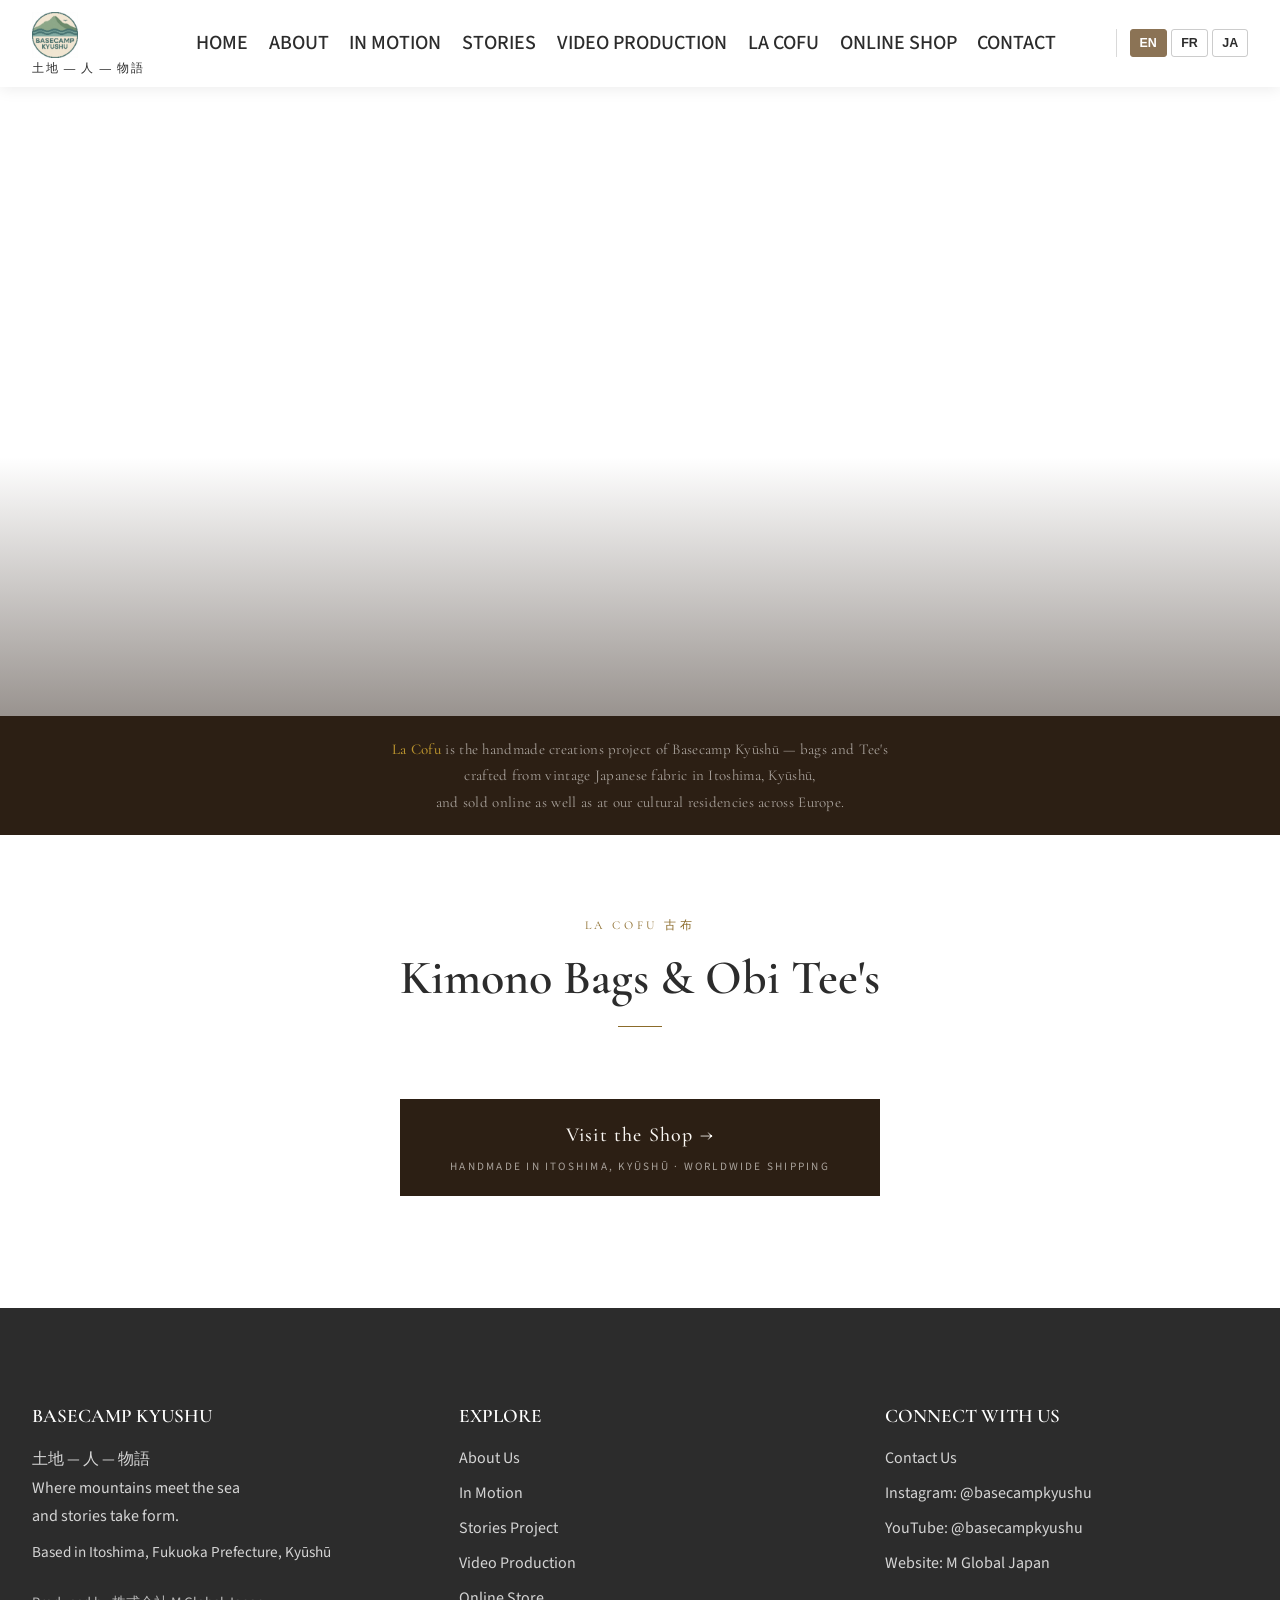
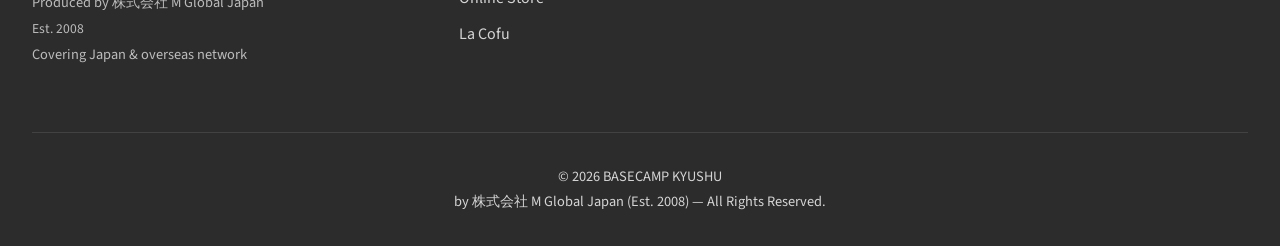
<file: online-store.html>
<!DOCTYPE html>
<html lang="en">
<head>
    <meta charset="UTF-8">
    <meta name="viewport" content="width=device-width, initial-scale=1.0">
    <meta name="description" content="Shop Basecamp Kyūshū — handmade kimono fabric bags by La Cofu and limited edition Obi Tee's made in Kyūshū. Shipped worldwide.">
    <meta property="og:type" content="website">
    <meta property="og:url" content="https://basecampkyushu.com/online-store.html">
    <meta property="og:title" content="Online Store — Made in Kyūshū | Basecamp Kyūshū">
    <meta property="og:description" content="Handmade kimono bags and limited edition shirts made in Kyūshū. Shipped worldwide.">
    <meta property="og:image" content="https://lacofu2.weebly.com/uploads/2/2/0/6/22062792/screenshot-2026-04-27-at-12-49-53_orig.png">
    <meta property="og:site_name" content="Basecamp Kyūshū">
    <meta name="twitter:card" content="summary_large_image">
    <meta name="twitter:title" content="Online Store — Made in Kyūshū | Basecamp Kyūshū">
    <meta name="twitter:image" content="https://lacofu2.weebly.com/uploads/2/2/0/6/22062792/screenshot-2026-04-27-at-12-49-53_orig.png">
    <title>Online Store — Made in Kyūshū | Basecamp Kyūshū</title>
    <link href="https://fonts.googleapis.com/css2?family=Cormorant+Garamond:ital,wght@0,400;0,500;0,600;0,700;1,400;1,500&family=Source+Sans+Pro:wght@300;400;600;700&display=swap" rel="stylesheet">
    <style>
        :root {
            --primary-dark: #2C2C2C;
            --primary-light: #F5F5F0;
            --accent-earth: #8B7355;
            --accent-copper: #B87333;
            --gold: #8B6B2A;
            --gold-lt: #b8922e;
            --espresso: #2c1f14;
            --linen: #e8dfd0;
            --sand: #f0ebe1;
            --cream: #faf7f3;
            --text-dark: #333333;
            --text-muted: #666666;
            --white: #FFFFFF;
        }
        * { margin:0; padding:0; box-sizing:border-box; }
        html { scroll-behavior:smooth; }
        body { font-family:'Source Sans Pro',sans-serif; line-height:1.7; color:var(--text-dark); background:var(--white); }
        h1,h2,h3,h4,h5,h6 { font-family:'Cormorant Garamond',serif; font-weight:600; line-height:1.3; }

        /* ── NAV ── */
        nav,#navbar { position:fixed; top:0; left:0; right:0; z-index:1000; background:rgba(255,255,255,0.98); backdrop-filter:blur(10px); padding:0.75rem 0; box-shadow:0 2px 15px rgba(0,0,0,0.08); transition:all 0.4s; }
        nav.scrolled { padding:0.5rem 0; }
        .nav-container { max-width:1400px; margin:0 auto; padding:0 2rem; display:flex; justify-content:space-between; align-items:center; gap:1rem; }
        .logo { display:flex; flex-direction:column; align-items:flex-start; text-decoration:none; flex-shrink:0; line-height:1; gap:3px; }
        .logo-img { height:46px; width:46px; object-fit:contain; display:block; margin-bottom:2px; }
        .logo-subtitle { font-size:0.72rem; font-weight:400; letter-spacing:1.5px; color:var(--primary-dark); display:block; font-family:'Hiragino Sans','Noto Sans JP',sans-serif; white-space:nowrap; }
        .nav-links { display:flex; gap:0.2rem; list-style:none; align-items:center; flex:1; justify-content:center; }
        .nav-links a { color:var(--primary-dark); text-decoration:none; font-weight:500; font-size:1.25rem; transition:all 0.3s; padding:0.4rem 0.55rem; border-radius:4px; white-space:nowrap; }
        .nav-links a:hover { color:var(--accent-earth); background:rgba(139,115,85,0.08); }
        .language-switcher { display:flex; flex-direction:row; gap:0.3rem; border-left:1px solid rgba(0,0,0,0.15); padding-left:0.8rem; margin-left:0.5rem; flex-shrink:0; align-items:center; }
        .lang-btn { padding:0.3rem 0.55rem; border:1px solid rgba(0,0,0,0.2); background:transparent; color:var(--primary-dark); cursor:pointer; font-size:0.78rem; font-weight:600; border-radius:3px; transition:all 0.3s; height:28px; min-width:32px; display:flex; align-items:center; justify-content:center; }
        .lang-btn:hover,.lang-btn.active { background:var(--accent-earth); color:#fff; border-color:var(--accent-earth); }
        .mobile-menu-toggle { background:rgba(44,74,110,0.08); border:1px solid rgba(44,74,110,0.2); border-radius:4px; cursor:pointer; flex-shrink:0; position:relative; z-index:1001; height:28px; width:36px; display:none; align-items:center; justify-content:center; }
        .mobile-menu-toggle::before { content:''; position:absolute; width:18px; height:2px; background:#2c4a6e; top:50%; left:50%; transform:translate(-50%,-50%); box-shadow:0 -6px 0 0 #2c4a6e,0 6px 0 0 #2c4a6e; transition:all 0.3s; border-radius:1px; }
        .mobile-menu-toggle.active::before { transform:translate(-50%,-50%) rotate(45deg); box-shadow:none; }
        .mobile-menu-toggle.active::after { content:''; position:absolute; width:18px; height:2px; background:#2c4a6e; top:50%; left:50%; transform:translate(-50%,-50%) rotate(-45deg); border-radius:1px; }
        @media (min-width:1025px) { .mobile-menu-toggle { display:none !important; visibility:hidden !important; width:0 !important; height:0 !important; overflow:hidden !important; position:absolute !important; } }
        @media (max-width:1024px) {
            .nav-container { padding:0 1rem; gap:0.5rem; }
            .mobile-menu-toggle { display:flex !important; }
            .language-switcher { border-left:none; padding-left:0; margin-left:0; }
            .nav-links { display:none !important; position:fixed; top:64px; left:0; right:0; background:rgba(255,255,255,0.98); backdrop-filter:blur(10px); padding:1rem 1.5rem; box-shadow:0 4px 20px rgba(0,0,0,0.1); z-index:999; flex-direction:column; gap:0; flex:none; }
            .nav-links.active { display:flex !important; }
            .nav-links li { width:100%; border-bottom:1px solid rgba(0,0,0,0.05); }
            .nav-links a { display:block; padding:0.9rem 0.5rem; width:100%; font-size:1.25rem; }
        }

        /* ── HERO ── */
        .hero {
            min-height:72vh;
            background:url('https://basecampkyushu.weebly.com/uploads/2/2/0/6/22062792/screenshot-2025-12-19-at-19-17-20_orig.png') center/cover no-repeat;
            margin-top:68px;
            position:relative;
        }
        .hero::after {
            content:''; position:absolute; bottom:0; left:0; right:0; height:40%;
            background:linear-gradient(to top, rgba(28,15,6,0.45), transparent);
        }

        /* ── CONTEXT STRIP ── */
        .context-strip { background:var(--espresso); padding:20px 2rem; text-align:center; }
        .context-strip p { font-family:'Cormorant Garamond',serif; font-size:15px; color:rgba(250,247,243,0.6); letter-spacing:0.02em; max-width:860px; margin:0 auto; line-height:1.75; }
        .context-strip p strong { color:var(--gold-lt); font-weight:500; }

        /* ── SHARED ── */
        .container { max-width:1200px; margin:0 auto; padding:0 2rem; }
        section { padding:5rem 2rem; }
        .section-header { text-align:center; margin-bottom:3.5rem; }
        .section-header h2 { font-size:clamp(2rem,4vw,3rem); margin-bottom:0.5rem; color:var(--primary-dark); }
        .eyebrow { font-size:0.75rem; letter-spacing:0.3em; text-transform:uppercase; color:var(--gold); display:block; margin-bottom:12px; font-family:'Cormorant Garamond',serif; }
        .section-sub { color:var(--text-muted); font-size:0.9rem; letter-spacing:0.1em; text-transform:uppercase; margin-top:8px; display:block; }
        .section-rule { width:44px; height:1px; background:var(--gold); margin:16px auto 0; }

        /* ── SHOP SECTION ── */
        #shop { background:var(--white); }

        /* ── CTA BUTTON ── */
        .shop-cta-wrap {
            text-align:center;
            padding: 1rem 0 2rem;
        }
        .btn-lacofu {
            display:inline-block;
            padding:1.1rem 3rem;
            background:var(--espresso);
            color:#faf7f3;
            text-decoration:none;
            font-family:'Cormorant Garamond',serif;
            font-size:1.25rem;
            font-weight:500;
            letter-spacing:0.06em;
            border:2px solid var(--espresso);
            transition:all 0.3s;
        }
        .btn-lacofu:hover {
            background:var(--gold);
            border-color:var(--gold);
            color:var(--espresso);
            transform:translateY(-2px);
            box-shadow:0 6px 20px rgba(0,0,0,0.15);
        }
        .btn-lacofu span {
            display:block;
            font-family:'Source Sans Pro',sans-serif;
            font-size:0.7rem;
            letter-spacing:0.2em;
            text-transform:uppercase;
            opacity:0.6;
            margin-top:5px;
            font-weight:400;
        }

        /* ── FOOTER ── */
        .main-footer { background:var(--primary-dark); color:rgba(255,255,255,0.8); padding:6rem 2rem 2rem; }
        .footer-content { max-width:1400px; margin:0 auto; display:grid; grid-template-columns:repeat(auto-fit,minmax(250px,1fr)); gap:4rem; margin-bottom:4rem; }
        .footer-section h4 { color:#fff; margin-bottom:1rem; font-family:'Cormorant Garamond',serif; font-size:1.2rem; }
        .footer-section ul { list-style:none; padding:0; }
        .footer-section li { margin-bottom:0.5rem; }
        .footer-section p { margin:0; padding:0; line-height:1.8; font-size:1rem; }
        .footer-section a { color:rgba(255,255,255,0.8); text-decoration:none; transition:color 0.3s; }
        .footer-section a:hover { color:var(--accent-earth); }
        .footer-bottom { text-align:center; padding-top:2rem; border-top:1px solid rgba(255,255,255,0.1); font-size:0.9rem; }
        .footer-bottom a { color:rgba(255,255,255,0.8); text-decoration:none; }

        /* ── RESPONSIVE ── */
        @media (max-width:580px) {
            section { padding:3.5rem 1.25rem; }
        }
    </style>
</head>
<body>

<!-- NAV -->
<nav id="navbar">
    <div class="nav-container">
        <a href="index.html" class="logo">
            <img src="favicon.png" alt="Basecamp Kyūshū" class="logo-img">
            <span class="logo-subtitle">土地 — 人 — 物語</span>
        </a>
        <ul class="nav-links">
            <li><a href="index.html">HOME</a></li>
            <li><a href="about.html">ABOUT</a></li>
            <li><a href="in-motion.html">IN MOTION</a></li>
            <li><a href="stories.html">STORIES</a></li>
            <li><a href="video-production.html">VIDEO PRODUCTION</a></li>
            <li><a href="lacofu.html">LA COFU</a></li>
            <li><a href="online-store.html">ONLINE SHOP</a></li>
            <li><a href="contact.html">CONTACT</a></li>
        </ul>
        <div class="language-switcher">
            <button class="lang-btn active" data-lang="en">EN</button>
            <button class="lang-btn" data-lang="fr">FR</button>
            <button class="lang-btn" data-lang="ja">JA</button>
        </div>
        <button class="mobile-menu-toggle" aria-label="Toggle menu"></button>
    </div>
</nav>

<!-- HERO -->
<div class="hero"></div>

<!-- CONTEXT STRIP -->
<div class="context-strip">
    <p data-i18n
       data-en="&lt;strong&gt;La Cofu&lt;/strong&gt; is the handmade creations project of Basecamp Kyūshū — bags and Tee's <br>crafted from vintage Japanese fabric in Itoshima, Kyūshū, <br>and sold online as well as at our cultural residencies across Europe."
       data-fr="&lt;strong&gt;La Cofu&lt;/strong&gt; est le projet d'objets faits main de Basecamp Kyūshū — sacs et T-shirts <br> fabriqués à partir de tissus japonais vintage à Itoshima, Kyūshū, <br>disponibles en ligne et lors de nos résidences culturelles en Europe."
       data-ja="&lt;strong&gt;La Cofu&lt;/strong&gt;はベースキャンプ九州のハンドメイドオブジェクトプロジェクト。<br>糸島市でヴィンテージ和布から製作されたバッグとT-シャツを、<br>当サイトとヨーロッパの文化レジデンスにて販売しています。">
        <strong>La Cofu</strong> is the handmade creation available at our online store — bags and Obi Tee's crafted from vintage Japanese fabric in Itoshima, Kyūshū, and sold online as well as at our cultural residencies across Europe.
    </p>
</div>

<!-- SHOP SECTION -->
<section id="shop">
    <div class="container">
        <div class="section-header">
            <span class="eyebrow">La Cofu 古布</span>
            <h2 data-i18n
                data-en="Kimono Bags &amp; Obi Tee's"
                data-fr="Sacs Kimono &amp; Obi Tee's"
                data-ja="着物バッグ &amp; Obi Tee's">Kimono Bags &amp; Obi Tee's</h2>
            <span class="section-sub"
                  data-i18n
               
            </span>
            <div class="section-rule"></div>
        </div>

        <div class="shop-cta-wrap">
            <a href="https://lacofu.com/shop.html"
               class="btn-lacofu"
               target="_blank"
               rel="noopener"
               data-i18n
               data-en="Visit the Shop →&lt;span&gt;Handmade in Itoshima, Kyūshū · Worldwide shipping&lt;/span&gt;"
               data-fr="Visiter la Boutique →&lt;span&gt;Fabriqué à Itoshima, Kyūshū · Livraison mondiale&lt;/span&gt;"
               data-ja="ショップを見る →&lt;span&gt;糸島、九州で手作り · 世界配送&lt;/span&gt;">
                Visit the Shop →
                <span>Handmade in Itoshima, Kyūshū · Worldwide shipping</span>
            </a>
        </div>

    </div>
</section>

<!-- FOOTER -->
<footer class="main-footer">
    <div class="footer-content">
        <div class="footer-section">
            <h4>BASECAMP KYUSHU</h4>
            <p>土地 — 人 — 物語</p>
            <p>Where mountains meet the sea<br>and stories take form.</p>
            <p style="margin-top:0.5rem;font-size:0.95rem;">Based in Itoshima, Fukuoka Prefecture, Kyūshū</p>
            <p style="margin-top:1.5rem;font-size:0.9rem;opacity:0.85;">Produced by 株式会社 M Global Japan<br><span style="font-size:0.85rem;">Est. 2008</span><br>Covering Japan &amp; overseas network</p>
        </div>
        <div class="footer-section">
            <h4>EXPLORE</h4>
            <ul>
                <li><a href="about.html">About Us</a></li>
                <li><a href="in-motion.html">In Motion</a></li>
                <li><a href="stories.html">Stories Project</a></li>
                <li><a href="video-production.html">Video Production</a></li>
                <li><a href="online-store.html">Online Store</a></li>
                <li><a href="lacofu.html">La Cofu</a></li>
            </ul>
        </div>
        <div class="footer-section">
            <h4>CONNECT WITH US</h4>
            <ul>
                <li><a href="contact.html">Contact Us</a></li>
                <li>Instagram: <a href="https://instagram.com/basecampkyushu" target="_blank">@basecampkyushu</a></li>
                <li>YouTube: <a href="https://www.youtube.com/@basecampkyushu" target="_blank">@basecampkyushu</a></li>
                <li>Website: <a href="https://mglobaljapan.weeebly.com/" target="_blank">M Global Japan</a></li>
            </ul>
        </div>
    </div>
    <div class="footer-bottom">
        <p>© 2026 BASECAMP KYUSHU<br>by 株式会社 <a href="https://mglobaljapan.weebly.com/" target="_blank">M Global Japan</a> (Est. 2008) — All Rights Reserved.</p>
    </div>
</footer>

<script>
(function() {
    var langs = ['en','fr','ja'];
    var saved = localStorage.getItem('preferredLanguage');
    var browser = (navigator.language || 'en').substring(0,2);
    var current = (saved && langs.indexOf(saved) > -1) ? saved : (langs.indexOf(browser) > -1 ? browser : 'en');
    function applyLang(lang) {
        document.querySelectorAll('[data-i18n]').forEach(function(el) {
            var val = el.getAttribute('data-' + lang);
            if (val !== null) el.innerHTML = val;
        });
        document.querySelectorAll('.lang-btn').forEach(function(btn) {
            btn.classList.toggle('active', btn.getAttribute('data-lang') === lang);
        });
        document.documentElement.lang = lang;
        localStorage.setItem('preferredLanguage', lang);
    }
    document.querySelectorAll('.lang-btn').forEach(function(btn) {
        btn.addEventListener('click', function() { applyLang(this.getAttribute('data-lang')); });
    });
    applyLang(current);

    var toggle = document.querySelector('.mobile-menu-toggle');
    var navLinks = document.querySelector('.nav-links');
    if (toggle && navLinks) {
        toggle.addEventListener('click', function(e) { e.stopPropagation(); navLinks.classList.toggle('active'); toggle.classList.toggle('active'); });
        document.addEventListener('click', function(e) { if (!navLinks.contains(e.target) && !toggle.contains(e.target)) { navLinks.classList.remove('active'); toggle.classList.remove('active'); } });
        navLinks.querySelectorAll('a').forEach(function(a) { a.addEventListener('click', function() { navLinks.classList.remove('active'); toggle.classList.remove('active'); }); });
    }

    var navbar = document.getElementById('navbar');
    if (navbar) { window.addEventListener('scroll', function() { navbar.classList.toggle('scrolled', window.scrollY > 80); }); }
})();
</script>
</body>
</html>
</file>
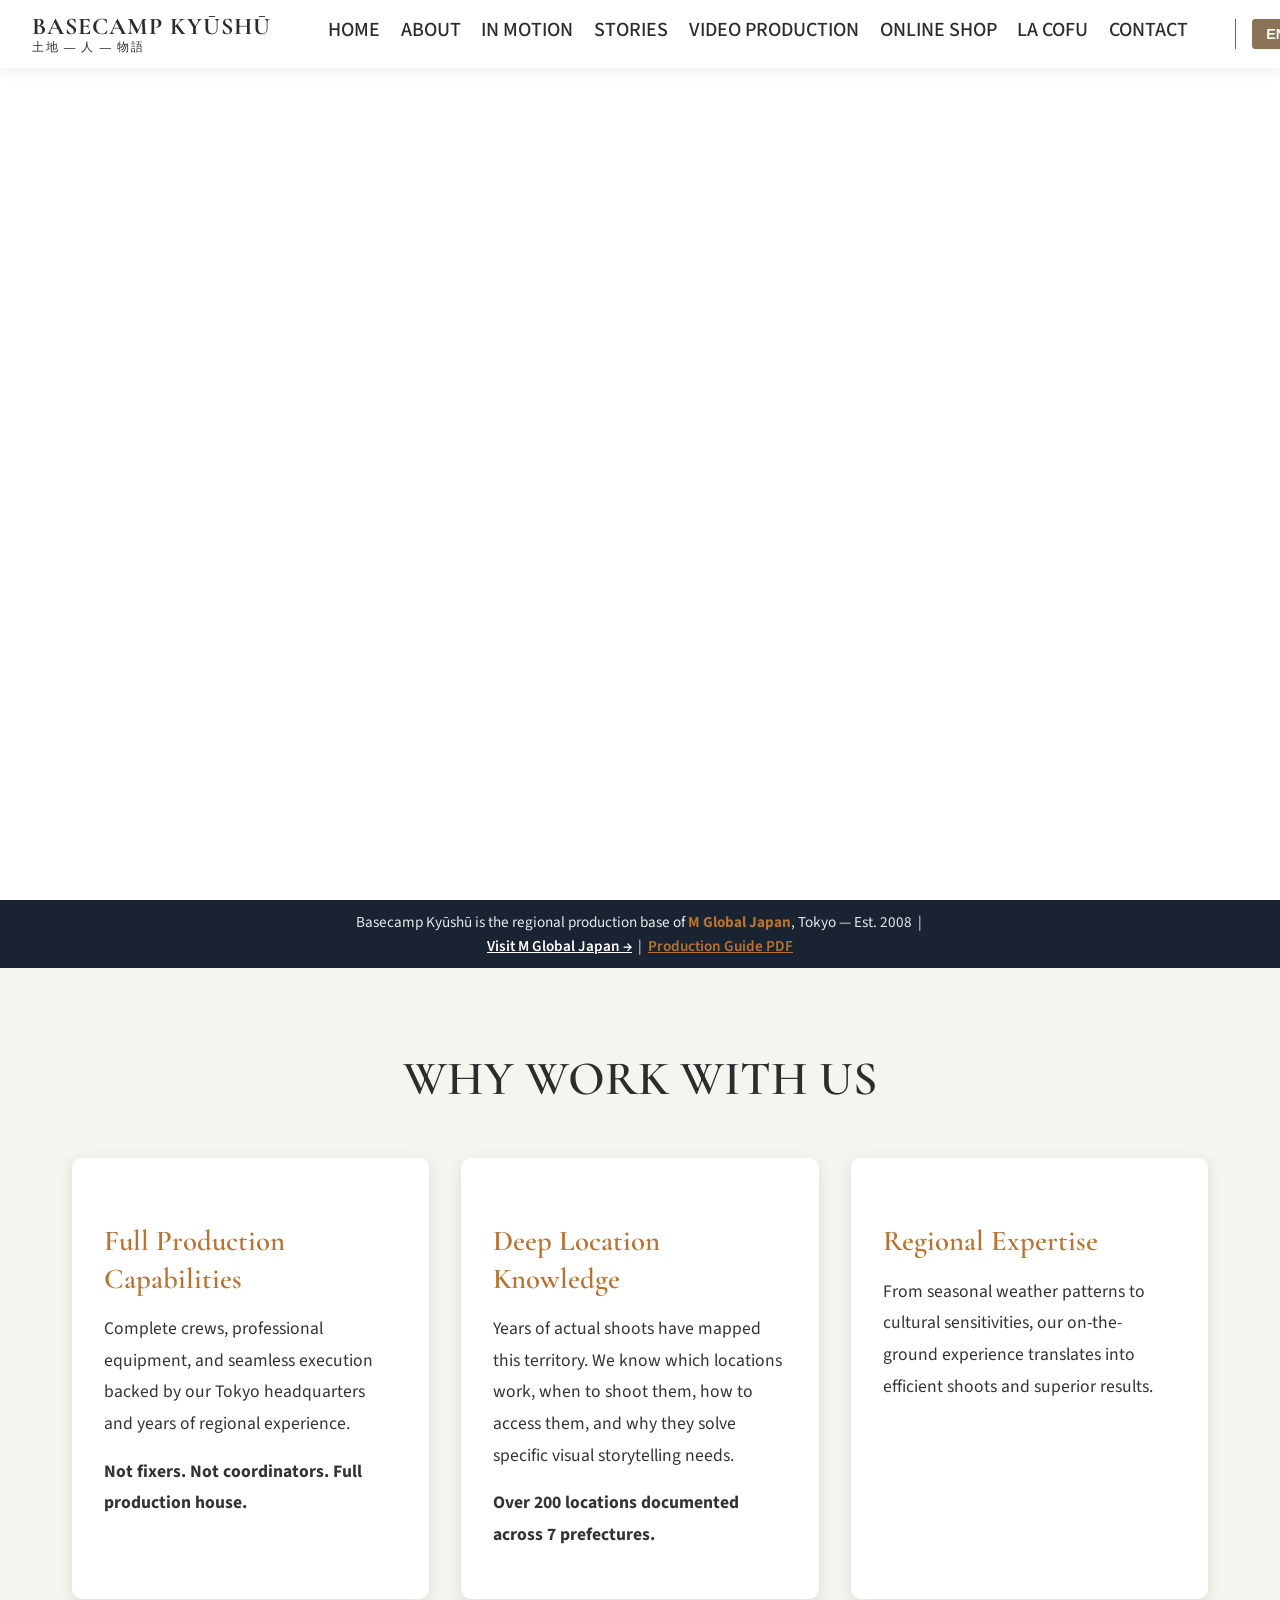
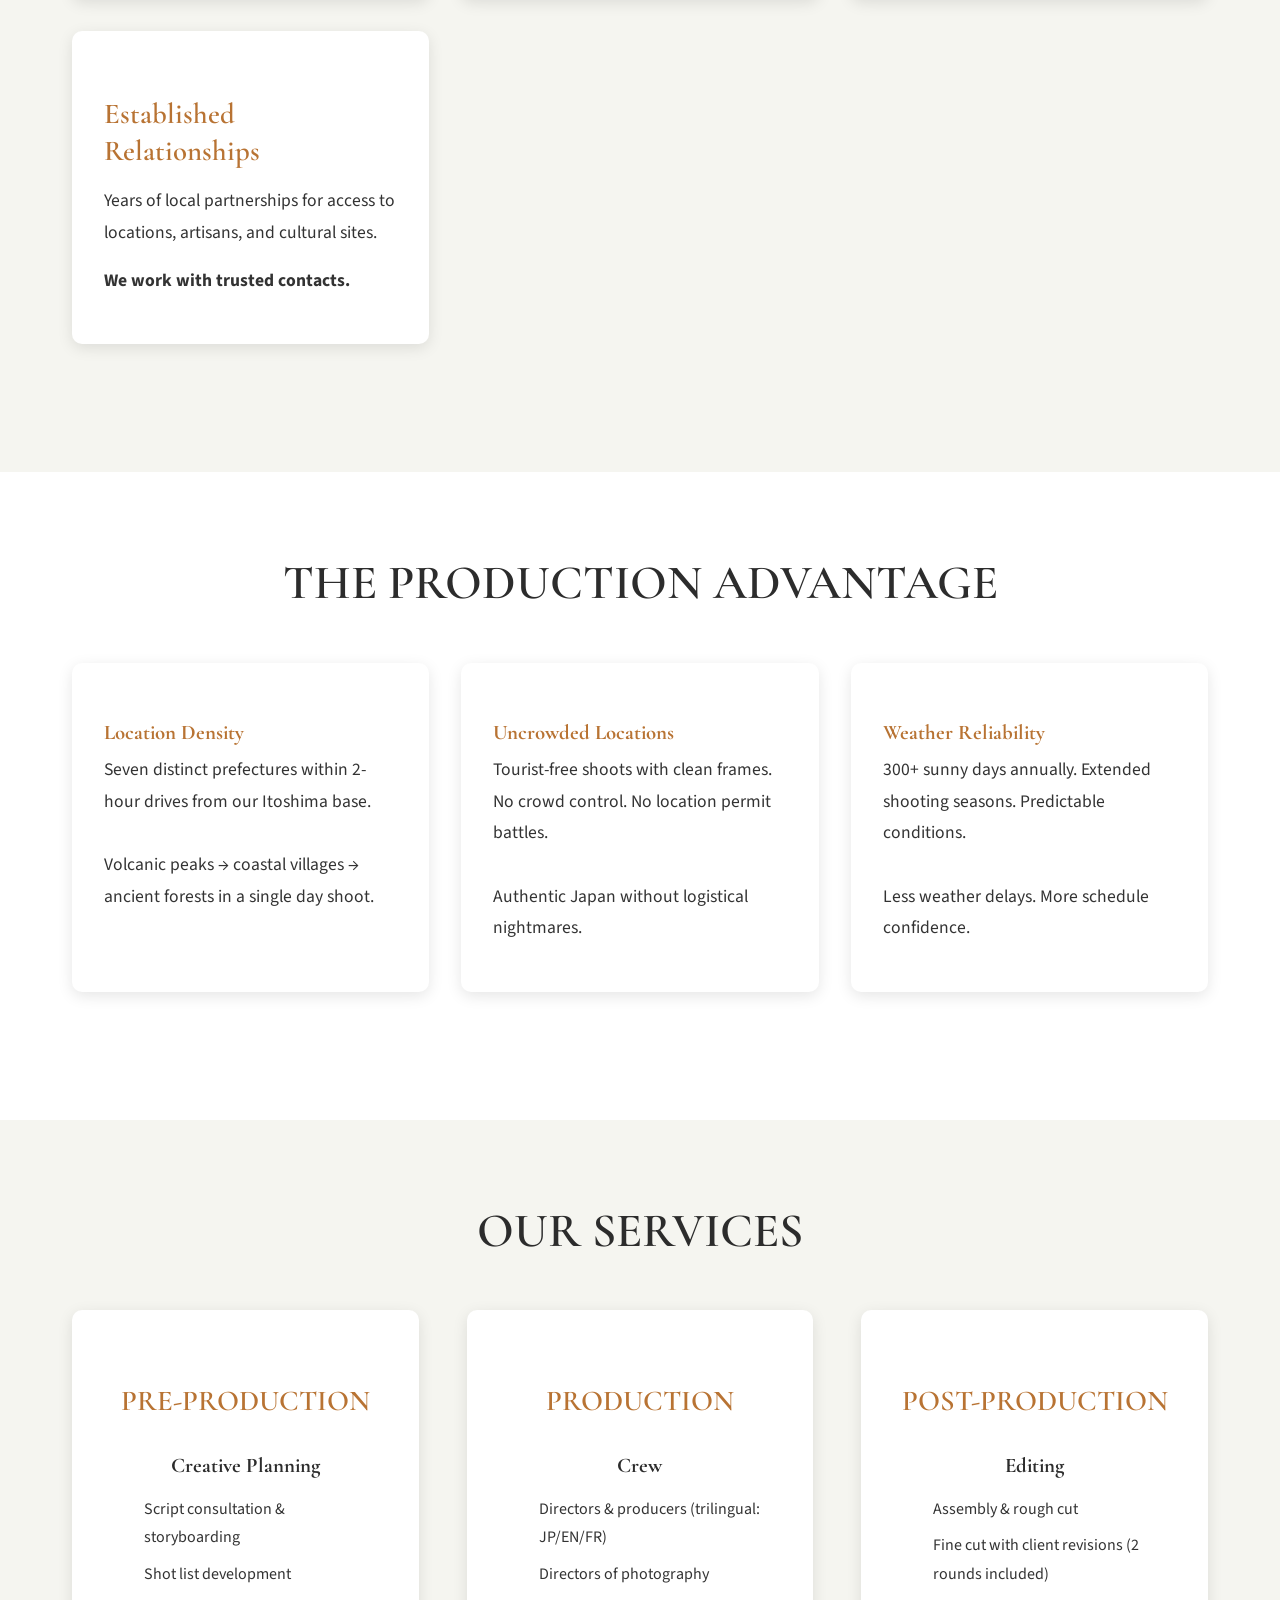
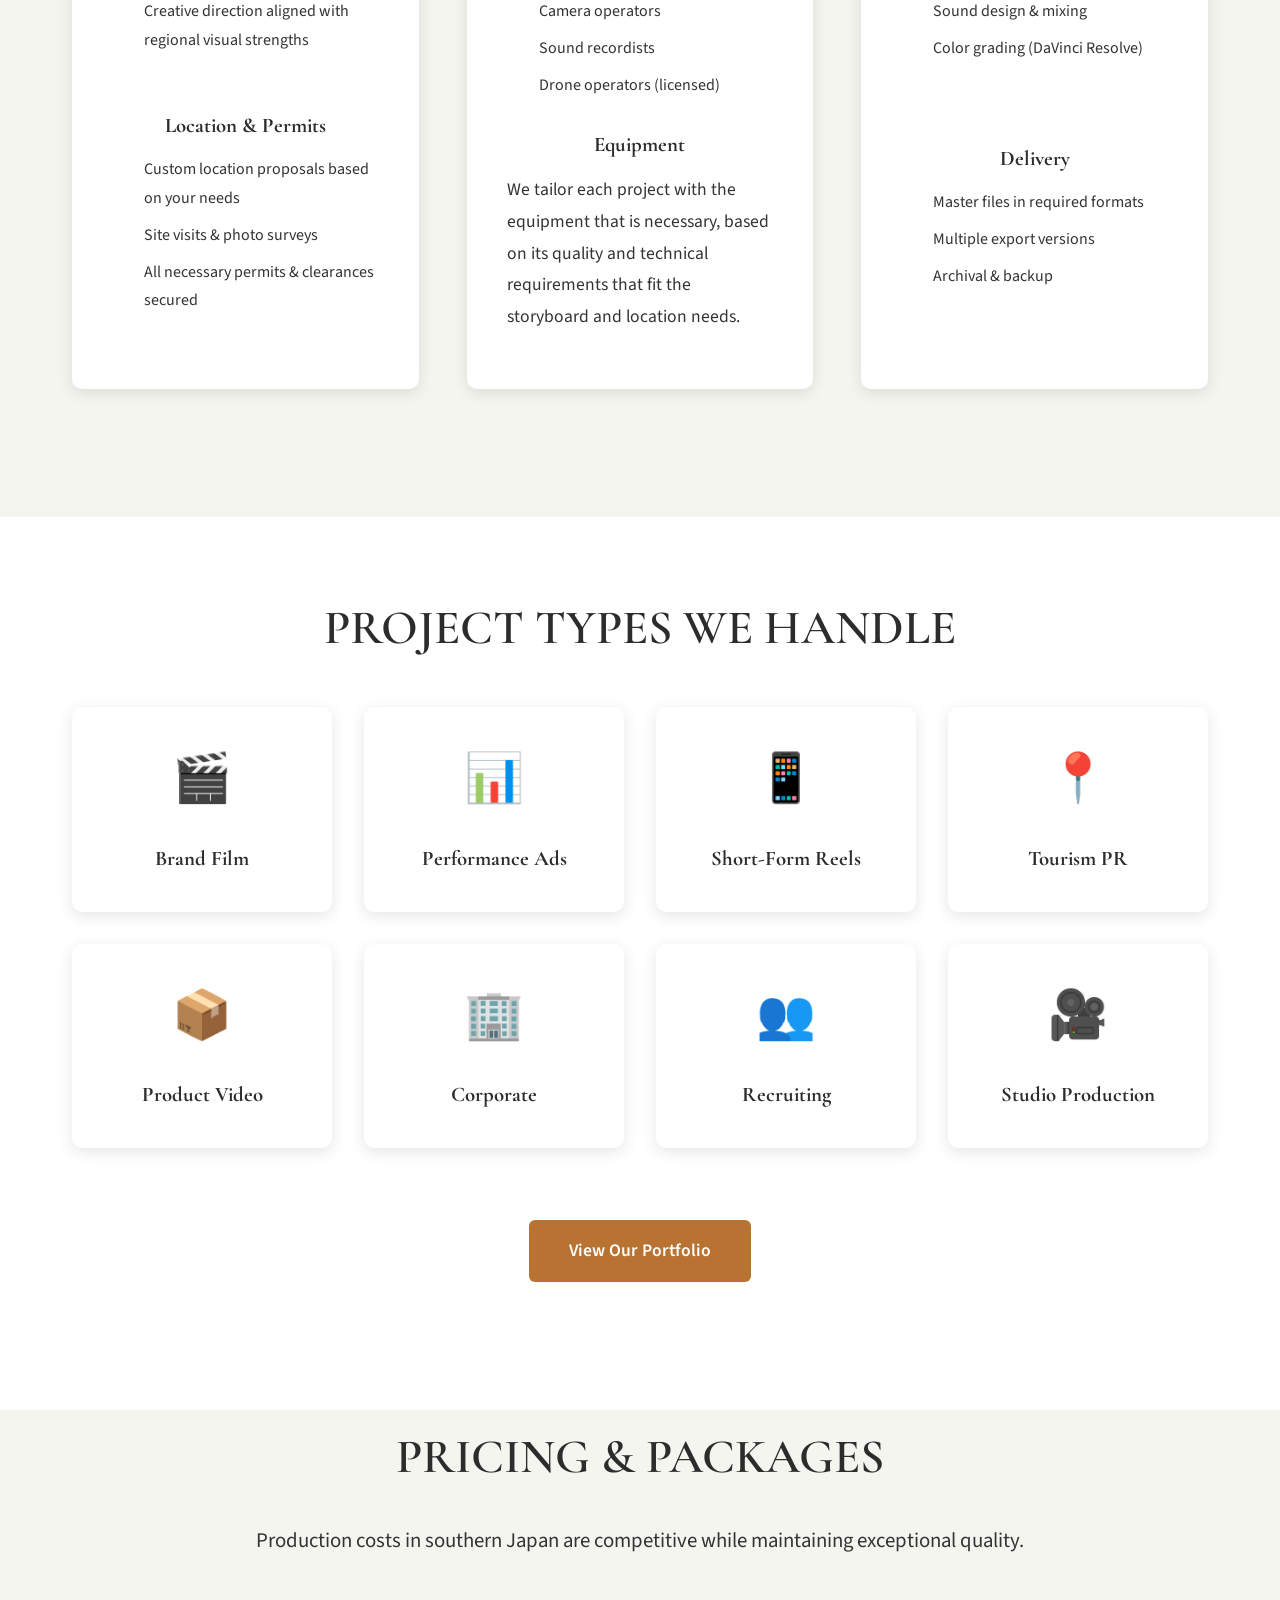
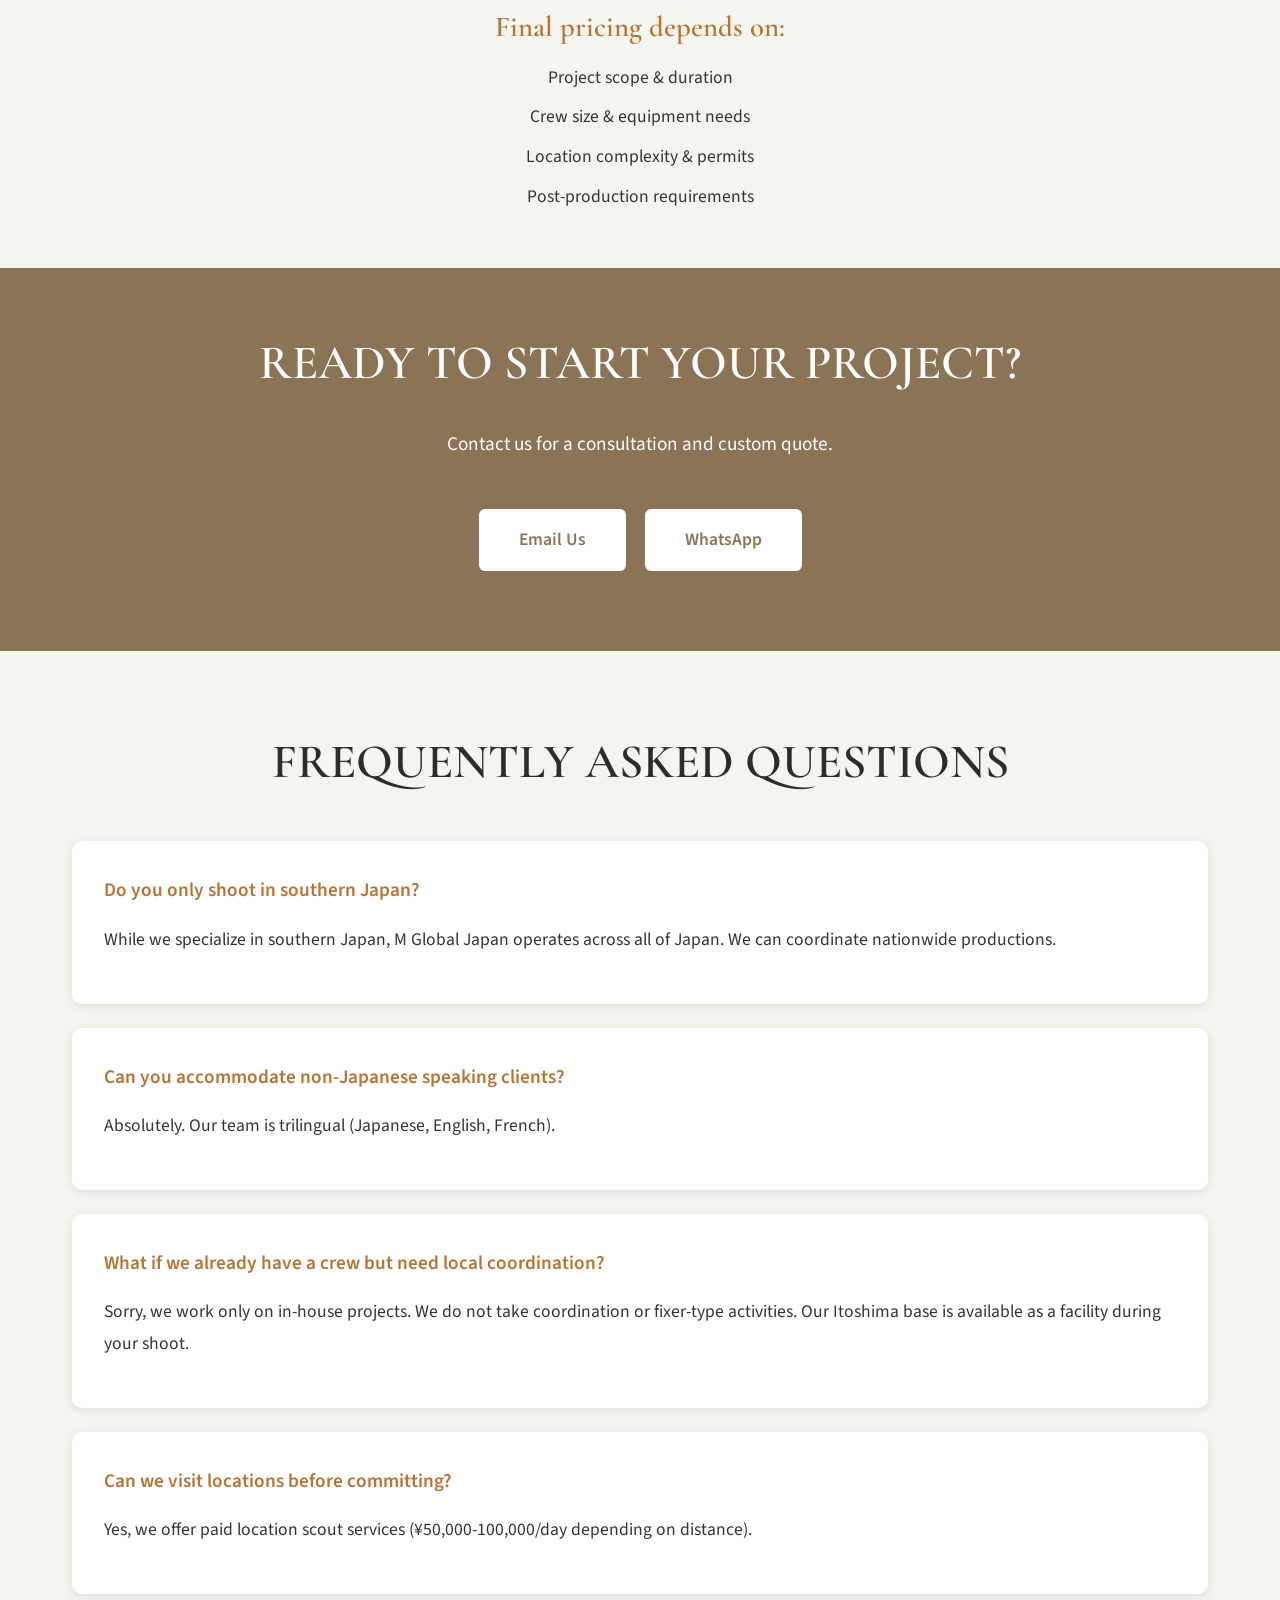
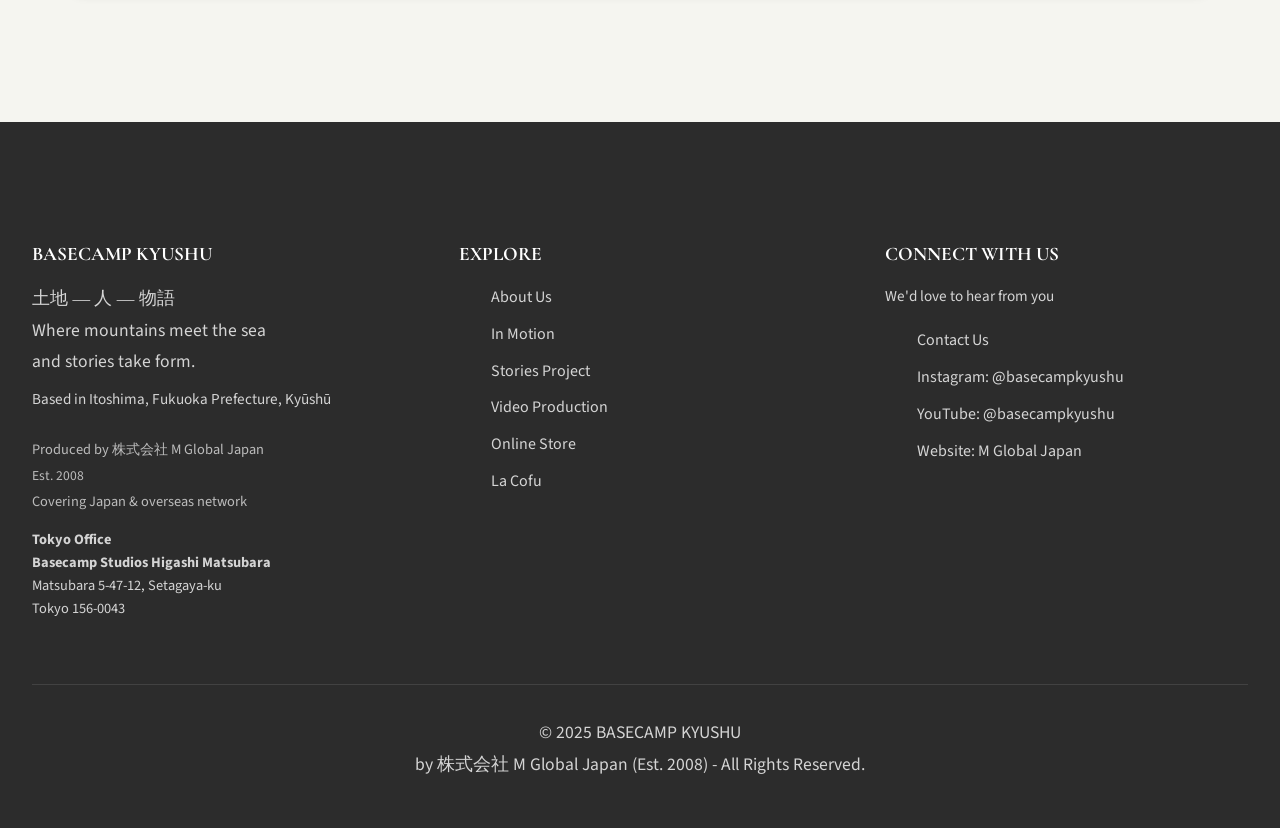
<file: video-production.html>
<!DOCTYPE html>
<html lang="en">
<head>
    <meta charset="UTF-8">
    <meta name="viewport" content="width=device-width, initial-scale=1.0">
    <title>Video Production in Kyūshū - Basecamp Kyūshū</title>
    <meta name="description" content="Full-service video production in southern Japan. Professional crews, local expertise, competitive pricing.">
    <meta property="og:type" content="website">
    <meta property="og:url" content="https://basecampkyushu.com/video-production.html">
    <meta property="og:title" content="Video Production in Kyūshū - Basecamp Kyūshū">
    <meta property="og:description" content="Full-service video production in southern Japan.">
    <meta property="og:image" content="https://basecampkyushu.weebly.com/uploads/2/2/0/6/22062792/background-images/1337041357.png">
    <meta property="og:site_name" content="Basecamp Kyūshū">
    <meta name="twitter:card" content="summary_large_image">
    <meta name="twitter:title" content="Video Production in Kyūshū - Basecamp Kyūshū">
    <meta name="twitter:description" content="Full-service video production in southern Japan.">
    <meta name="twitter:image" content="https://basecampkyushu.weebly.com/uploads/2/2/0/6/22062792/background-images/1337041357.png">
    <link href="https://fonts.googleapis.com/css2?family=Cormorant+Garamond:wght@400;500;600;700&family=Source+Sans+Pro:wght@300;400;600;700&display=swap" rel="stylesheet">
    <style>
        :root {
            --primary-dark: #2C2C2C;
            --primary-light: #F5F5F0;
            --accent-earth: #8B7355;
            --accent-copper: #B87333;
            --text-dark: #333333;
            --text-muted: #666666;
            --white: #FFFFFF;
            --shadow: rgba(0, 0, 0, 0.1);
        }
        
        * { margin: 0; padding: 0; box-sizing: border-box; }
        html { scroll-behavior: smooth; }
        
        body {
            font-family: 'Source Sans Pro', sans-serif;
            line-height: 1.7;
            color: var(--text-dark);
            background: var(--white);
        }
        
        h1, h2, h3, h4, h5, h6 {
            font-family: 'Cormorant Garamond', serif;
            font-weight: 600;
            line-height: 1.3;
        }
        
        /* NAVIGATION */
        nav {
            position: fixed;
            top: 0; left: 0; right: 0;
            z-index: 1000;
            background: rgba(255, 255, 255, 0.85);
            backdrop-filter: blur(10px);
            -webkit-backdrop-filter: blur(10px);
            transition: all 0.4s;
            padding: 1.5rem 0;
            box-shadow: 0 2px 15px rgba(0, 0, 0, 0.08);
        }
        nav.scrolled {
            background: rgba(255, 255, 255, 0.98);
            box-shadow: 0 2px 20px var(--shadow);
            padding: 1rem 0;
        }
        .nav-container {
            max-width: 1400px;
            margin: 0 auto;
            padding: 0 2rem;
            display: flex;
            justify-content: space-between;
            align-items: center;
        }
        .logo {
            font-family: 'Cormorant Garamond', serif;
            font-size: 1.5rem;
            font-weight: 700;
            color: var(--primary-dark);
            text-decoration: none;
            letter-spacing: 1px;
        }
        .logo-subtitle {
            font-size: 0.7rem;
            font-weight: 400;
            display: block;
            letter-spacing: 2px;
        }
        .nav-links {
            display: flex;
            gap: 1rem;
            list-style: none;
            align-items: center;
        }
        .nav-links a {
            color: var(--text-dark);
            text-decoration: none;
            font-weight: 400;
            font-size: 1.1rem;
            transition: all 0.3s;
            padding: 0.5rem 0.9rem;
            border-radius: 6px;
            white-space: nowrap;
        }
        .nav-links a:hover { 
            color: var(--accent-earth);
            background: rgba(139, 115, 85, 0.1);
            transform: translateY(-2px);
        }
        .language-switcher {
            display: flex;
            flex-direction: row;
            gap: 0.5rem;
            border-left: 1px solid var(--text-muted);
            padding-left: 1rem;
            margin-left: 1.4rem;
        }
        .lang-btn {
            padding: 0.45rem 0.8rem;
            border: 1px solid var(--text-muted);
            background: transparent;
            color: var(--text-dark);
            cursor: pointer;
            font-size: 0.9rem;
            font-weight: 600;
            border-radius: 3px;
            transition: all 0.3s;
            line-height: 1;
            min-width: 40px;
            text-align: center;
        }
        .lang-btn:hover, .lang-btn.active {
            background: var(--accent-earth);
            color: var(--white);
            border-color: var(--accent-earth);
        }
        
        .lang-content { display: none; }
        .lang-content.active { display: block; }
        
        /* HERO BANNER */
        .hero {
            min-height: 100vh;
            background: url('https://basecampkyushu.weebly.com/uploads/2/2/0/6/22062792/background-images/1337041357.png');
            background-size: cover;
            background-position: center;
            background-attachment: scroll;
        }
        
        /* SECTIONS */
        .container {
            max-width: 1200px;
            margin: 0 auto;
            padding: 0 2rem;
        }
        
        section {
            padding: 5rem 2rem;
        }
        
        .section-alt {
            background: var(--primary-light);
        }
        
        h1 {
            font-size: clamp(2.5rem, 6vw, 4rem);
            margin-bottom: 1rem;
            color: var(--primary-dark);
            text-align: center;
        }
        
        h2 {
            font-size: clamp(2rem, 4vw, 3rem);
            margin-bottom: 2rem;
            color: var(--primary-dark);
            text-align: center;
        }
        
        h3 {
            font-size: 1.8rem;
            margin: 2rem 0 1rem;
            color: var(--accent-copper);
        }
        
        h4 {
            font-size: 1.3rem;
            margin: 1.5rem 0 0.5rem;
            color: var(--primary-dark);
            font-weight: 700;
        }
        
        p {
            font-size: 1.1rem;
            line-height: 1.8;
            margin-bottom: 1rem;
        }
        
        .intro-text {
            font-size: 1.3rem;
            line-height: 1.9;
            text-align: center;
            max-width: 900px;
            margin: 0 auto 3rem;
        }
        
        /* Better Japanese text wrapping */
        .intro-text.lang-ja {
            word-break: keep-all;
            overflow-wrap: break-word;
        }
        
        /* Hide mobile break on desktop */
        .mobile-break {
            display: none;
        }
        
        .feature-grid {
            display: grid;
            grid-template-columns: repeat(auto-fit, minmax(280px, 1fr));
            gap: 2rem;
            margin: 3rem 0;
        }
        
        .feature-card {
            background: var(--white);
            padding: 2rem;
            border-radius: 10px;
            box-shadow: 0 4px 15px var(--shadow);
            transition: transform 0.3s;
        }
        
        .feature-card:hover {
            transform: translateY(-5px);
        }
        
        .feature-card h4 {
            font-weight: 700;
            color: var(--accent-copper);
        }
        
        .services-grid {
            display: grid;
            grid-template-columns: repeat(auto-fit, minmax(300px, 1fr));
            gap: 3rem;
            margin: 3rem 0;
        }
        
        .service-section {
            background: var(--white);
            padding: 2.5rem;
            border-radius: 10px;
            box-shadow: 0 4px 15px var(--shadow);
            display: flex;
            flex-direction: column;
            min-height: 400px;
        }
        
        .service-section h3 {
            text-align: center;
            margin-bottom: 2rem;
        }
        
        .service-section h4 {
            font-weight: 700;
            text-align: center;
            margin-top: 0;
            padding-top: 1.5rem;
            margin-bottom: 1rem;
        }
        
        .service-section h4:first-of-type {
            padding-top: 0;
        }
        
        .service-section ul {
            flex-grow: 1;
        }
        
        .project-types {
            display: grid;
            grid-template-columns: repeat(auto-fit, minmax(250px, 1fr));
            gap: 2rem;
            margin: 3rem 0;
        }
        
        .project-type {
            text-align: center;
            padding: 2rem;
            background: var(--white);
            border-radius: 10px;
            box-shadow: 0 4px 15px var(--shadow);
        }
        
        .project-type .icon {
            font-size: 3rem;
            margin-bottom: 1rem;
        }
        
        .faq-section {
            margin: 3rem 0;
        }
        
        .faq-item {
            background: var(--white);
            padding: 2rem;
            margin-bottom: 1.5rem;
            border-radius: 10px;
            box-shadow: 0 2px 10px var(--shadow);
        }
        
        .faq-question {
            font-weight: 600;
            font-size: 1.2rem;
            color: var(--accent-copper);
            margin-bottom: 1rem;
        }
        
        .cta-section {
            text-align: center;
            padding: 4rem 2rem;
            background: var(--accent-earth);
            color: var(--white);
        }
        
        .cta-section h2 {
            color: var(--white);
        }
        
        .btn {
            display: inline-block;
            padding: 1rem 2.5rem;
            background: var(--white);
            color: var(--accent-earth);
            text-decoration: none;
            border-radius: 6px;
            font-weight: 600;
            font-size: 1.1rem;
            transition: all 0.3s;
            margin: 1rem 0.5rem;
        }
        
        .btn:hover {
            transform: translateY(-3px);
            box-shadow: 0 6px 20px rgba(0,0,0,0.2);
        }
        
        ul {
            margin-left: 2rem;
        }
        
        ul li {
            margin-bottom: 0.5rem;
            line-height: 1.8;
        }
        
        /* FOOTER */
        /* FOOTER STYLES - Same as Stories Page */
        .main-footer {
            background: var(--primary-dark);
            color: rgba(255, 255, 255, 0.8);
            padding: 6rem 2rem 2rem;
        }
        
        .footer-content {
            max-width: 1400px;
            margin: 0 auto;
            display: grid;
            grid-template-columns: repeat(auto-fit, minmax(250px, 1fr));
            gap: 4rem;
            margin-bottom: 4rem;
        }
        
        .footer-section h4 {
            color: white;
            margin-bottom: 1rem;
            font-family: 'Cormorant Garamond', serif;
            font-size: 1.2rem;
        }
        
        .footer-section p {
            margin: 0;
            padding: 0;
            line-height: 1.8;
        }
        
        .footer-section ul {
            list-style: none;
            padding: 0;
        }
        
        .footer-section li {
            margin-bottom: 0.5rem;
        }
        
        .footer-section a {
            color: rgba(255, 255, 255, 0.8);
            text-decoration: none;
            transition: color 0.3s;
        }
        
        .footer-section a:hover {
            color: var(--accent-earth);
        }
        
        .footer-bottom {
            text-align: center;
            padding-top: 2rem;
            border-top: 1px solid rgba(255, 255, 255, 0.1);
            font-size: 0.9rem;
        }
        
        .footer-bottom a {
            color: rgba(255, 255, 255, 0.8);
            text-decoration: none;
        }
        
        .footer-bottom a:hover {
            color: var(--accent-earth);
        }
        
        .japanese-text {
            font-family: 'Hiragino Mincho ProN', 'Yu Mincho', 'MS Mincho', serif;
        }
        
        @media (max-width: 1024px) {
            .nav-links { display: none; position: fixed; top: 70px; left: 0; right: 0; background: rgba(255,255,255,0.98); backdrop-filter: blur(10px); padding: 1.5rem; box-shadow: 0 4px 20px rgba(0,0,0,0.1); z-index: 999; flex-direction: column; gap: 0; }
            .nav-links.active { display: flex !important; }
            .nav-links li { width: 100%; border-bottom: 1px solid rgba(0,0,0,0.05); }
            .nav-links a { display: block; padding: 1rem; width: 100%; font-size: 1rem; }
            .mobile-menu-toggle { display: block !important; flex-shrink: 0; }
            .language-switcher { display: flex !important; flex-direction: row; gap: 0.3rem; border-left: none; padding: 0; margin: 0; margin-right: 0.5rem; }
            .lang-btn { padding: 0.35rem 0.5rem; font-size: 0.7rem; min-width: 34px; height: 28px; }
        }
        }
        
        /* MOBILE MENU STYLES */
        .mobile-menu-toggle {
            display: none !important;
            background: rgba(139, 115, 85, 0.1);
            border: 1px solid rgba(139, 115, 85, 0.2);
            border-radius: 6px;
            cursor: pointer;
            padding: 0.4rem;
            width: 38px;
            height: 38px;
            position: relative;
            z-index: 1001;
            transition: all 0.3s ease;
        }
        .mobile-menu-toggle:hover {
            background: rgba(139, 115, 85, 0.15);
            border-color: rgba(139, 115, 85, 0.3);
        }
        .mobile-menu-toggle::before {
            content: '';
            position: absolute;
            width: 22px;
            height: 2.5px;
            background: var(--accent-earth);
            top: 50%;
            left: 50%;
            transform: translate(-50%, -50%);
            box-shadow: 
                0 -7px 0 0 var(--accent-earth),
                0 7px 0 0 var(--accent-earth);
            transition: all 0.3s ease;
            border-radius: 2px;
        }
        .mobile-menu-toggle.active {
            background: rgba(139, 115, 85, 0.2);
            border-color: rgba(139, 115, 85, 0.4);
        }
        .mobile-menu-toggle.active::before {
            transform: translate(-50%, -50%) rotate(45deg);
            box-shadow: 0 0 0 0 transparent;
        }
        .mobile-menu-toggle.active::after {
            content: '';
            position: absolute;
            width: 22px;
            height: 2.5px;
            background: var(--accent-earth);
            top: 50%;
            left: 50%;
            transform: translate(-50%, -50%) rotate(-45deg);
            border-radius: 2px;
        }
        

        @media (max-width: 1024px) {
            .nav-links { display: none; position: fixed; top: 70px; left: 0; right: 0; background: rgba(255,255,255,0.98); backdrop-filter: blur(10px); padding: 1.5rem; box-shadow: 0 4px 20px rgba(0,0,0,0.1); z-index: 999; flex-direction: column; gap: 0; }
            .nav-links.active { display: flex !important; }
            .nav-links li { width: 100%; border-bottom: 1px solid rgba(0,0,0,0.05); }
            .nav-links a { display: block; padding: 1rem; width: 100%; font-size: 1rem; }
            .mobile-menu-toggle { display: block !important; flex-shrink: 0; }
            .language-switcher { display: flex !important; flex-direction: row; gap: 0.3rem; border-left: none; padding: 0; margin: 0; margin-right: 0.5rem; }
            .lang-btn { padding: 0.35rem 0.5rem; font-size: 0.7rem; min-width: 34px; height: 28px; }
        }
        @media (max-width: 768px) {
            .nav-container {
                position: relative;
                display: flex;
                align-items: center;
                justify-content: space-between;
                padding: 0.75rem 1rem;
            }
            
            .logo {
                font-size: 1.1rem;
                flex: 1;
            }
            
            .logo-subtitle {
                font-size: 0.6rem;
            }
            
            /* Mobile language switcher - ALWAYS VISIBLE next to hamburger */
            .language-switcher {
                display: flex !important;
                flex-direction: row;
                gap: 0.3rem;
                border-left: none;
                padding: 0;
                margin: 0;
                margin-right: 0.5rem;
                position: relative;
                z-index: 1002;
            }
            
            .lang-btn {
                padding: 0.35rem 0.5rem;
                font-size: 0.7rem;
                min-width: 34px;
                height: 28px;
                border-radius: 4px;
                line-height: 1;
                font-weight: 600;
            }
            
            .mobile-menu-toggle {
                display: block !important;
                flex-shrink: 0;
            }
            
            /* Hide desktop nav links, show in dropdown when active */
            .nav-links {
                display: none;
                position: fixed;
                top: 70px;
                left: 0;
                right: 0;
                background: rgba(255, 255, 255, 0.98);
                backdrop-filter: blur(10px);
                padding: 1.5rem;
                box-shadow: 0 4px 20px rgba(0,0,0,0.1);
                z-index: 999;
                flex-direction: column;
                gap: 0;
            }
            
            .nav-links.active {
                display: flex !important;
            }
            
            .nav-links li {
                width: 100%;
                border-bottom: 1px solid rgba(0,0,0,0.05);
            }
            
            .nav-links a {
                display: block;
                padding: 1rem;
                width: 100%;
            }
            section { padding: 3rem 1.5rem; }
            .feature-grid, .services-grid, .project-types {
                grid-template-columns: 1fr;
            }
            
            /* Mobile text adjustments */
            h1 {
                font-size: 2rem;
                line-height: 1.3;
            }
            
            .intro-text {
                font-size: 1.1rem;
                line-height: 1.7;
                padding: 0 1rem;
            }
            
            /* Japanese text mobile optimization */
            .intro-text.lang-ja {
                font-size: 1rem;
                line-height: 1.8;
            }
            
            .intro-text.lang-ja strong {
                display: inline;
                white-space: nowrap;
            }
            
            /* Show mobile break on mobile */
            .mobile-break {
                display: inline;
            }
            
            /* Fix hero/banner on mobile */
            .hero {
                min-height: 60vh;
                background-attachment: scroll !important;
                background-position: center center;
                background-size: cover;
            }
        }

        /* ===== UNIVERSAL NAV ===== */
        nav, #navbar { position:fixed; top:0; left:0; right:0; z-index:1000; background:rgba(255,255,255,0.98); backdrop-filter:blur(10px); padding:0.75rem 0; box-shadow:0 2px 15px rgba(0,0,0,0.08); transition:all 0.4s; }
        nav.scrolled { padding:0.5rem 0; }
        .nav-container { max-width:1400px; margin:0 auto; padding:0 2rem; display:flex; justify-content:space-between; align-items:center; gap:1rem; }
        .logo { display:flex; flex-direction:column; align-items:flex-start; text-decoration:none; flex-shrink:0; line-height:1; gap:3px; }
        .logo-img { height:46px; width:46px; object-fit:contain; display:block; margin-bottom:2px; }
        .logo-subtitle { font-size:0.72rem; font-weight:400; letter-spacing:1.5px; color:var(--primary-dark); display:block; font-family:'Hiragino Sans','Noto Sans JP',sans-serif; white-space:nowrap; }
        .nav-links { display:flex; gap:0.2rem; list-style:none; align-items:center; flex:1; justify-content:center; }
        .nav-links a { color:var(--primary-dark); text-decoration:none; font-weight:500; font-size:1.25rem; transition:all 0.3s; padding:0.4rem 0.55rem; border-radius:4px; white-space:nowrap; }
        .nav-links a:hover { color:var(--accent-earth); background:rgba(139,115,85,0.08); }
        .mobile-menu-toggle { display:none; background:rgba(44,74,110,0.08); border:1px solid rgba(44,74,110,0.2); border-radius:4px; cursor:pointer; flex-shrink:0; position:relative; z-index:1001; height:28px; width:36px; align-items:center; justify-content:center; }
        .mobile-menu-toggle::before { content:''; position:absolute; width:18px; height:2px; background:#2c4a6e; top:50%; left:50%; transform:translate(-50%,-50%); box-shadow:0 -6px 0 0 #2c4a6e,0 6px 0 0 #2c4a6e; transition:all 0.3s; border-radius:1px; }
        .mobile-menu-toggle.active::before { transform:translate(-50%,-50%) rotate(45deg); box-shadow:none; }
        .mobile-menu-toggle.active::after { content:''; position:absolute; width:18px; height:2px; background:#2c4a6e; top:50%; left:50%; transform:translate(-50%,-50%) rotate(-45deg); border-radius:1px; }
        @media (min-width:1025px) { .mobile-menu-toggle { display:none !important; visibility:hidden !important; width:0 !important; height:0 !important; overflow:hidden !important; position:absolute !important; } }
        @media (max-width:1024px) {
            .nav-container { padding:0 1rem; gap:0.5rem; }
            .mobile-menu-toggle { display:flex !important; }
            .nav-links { display:none !important; position:fixed; top:64px; left:0; right:0; background:rgba(255,255,255,0.98); backdrop-filter:blur(10px); padding:1rem 1.5rem; box-shadow:0 4px 20px rgba(0,0,0,0.1); z-index:999; flex-direction:column; gap:0; flex:none; }
            .nav-links.active { display:flex !important; }
            .nav-links li { width:100%; border-bottom:1px solid rgba(0,0,0,0.05); }
            .nav-links a { display:block; padding:0.9rem 0.5rem; width:100%; font-size:1.25rem; }
        }
    </style>
</head>
<body>
    <nav id="navbar">
        <div class="nav-container">
            <a href="index.html" class="logo">
                BASECAMP KYŪSHŪ
                <span class="logo-subtitle">土地 — 人 — 物語</span>
            </a>
            <ul class="nav-links">
                <li><a href="index.html">HOME</a></li>
                <li><a href="about.html">ABOUT</a></li>
                <li><a href="in-motion.html">IN MOTION</a></li>
                <li><a href="stories.html">STORIES</a></li>
                <li><a href="video-production.html">VIDEO PRODUCTION</a></li>
                <li><a href="online-store.html">ONLINE SHOP</a></li>
                <li><a href="lacofu.html">LA COFU</a></li>
                <li><a href="contact.html">CONTACT</a></li>
            </ul>
            <div class="language-switcher">
                <button class="lang-btn active" data-lang="en">EN</button>
                <button class="lang-btn" data-lang="ja">JA</button>
            </div>
            <button class="mobile-menu-toggle" aria-label="Toggle menu"></button>
        </div>
    </nav>

    <div class="hero"></div>

    <div style="background:#1a2332;color:rgba(255,255,255,0.9);text-align:center;padding:0.6rem 2rem;position:relative;z-index:999;">
        <p style="margin:0;font-size:0.95rem;line-height:1.6;">
            Basecamp Kyūshū is the regional production base of 
            <strong><a href="https://mglobaljapan.com/" target="_blank" style="color:#B87333;text-decoration:none;">M Global Japan</a></strong>, Tokyo — Est. 2008
            &nbsp;|&nbsp;<br>
            <a href="https://mglobaljapan.com/" target="_blank" style="color:#fff;font-weight:600;text-decoration:underline;">Visit M Global Japan →</a>
            &nbsp;|&nbsp;
            <a href="https://sontdnzz.gensparkspace.com/" target="_blank" style="color:#B87333;font-weight:600;text-decoration:underline;">Production Guide PDF</a>
        </p>
    </div>



    <section class="section-alt">
        <div class="container">
            <h2 class="lang-content lang-en active">WHY WORK WITH US</h2>
            <h2 class="lang-content lang-ja">選ばれる理由</h2>
            
            <div class="feature-grid">
                <div class="feature-card">
                    <h3 class="lang-content lang-en active">Full Production Capabilities</h3>
                    <h3 class="lang-content lang-ja">完全な制作能力</h3>
                    
                    <p class="lang-content lang-en active">
                        Complete crews, professional equipment, and seamless execution backed by our Tokyo headquarters 
                        and years of regional experience.
                    </p>
                    <p class="lang-content lang-ja">
                        プロ機材、シームレスな実行を東京本社がバックアップ。
                    </p>
                    
                    <p class="lang-content lang-en active">
                        <strong>Not fixers. Not coordinators. Full production house.</strong>
                    </p>
                    <p class="lang-content lang-ja">
                        <strong>コーディネーターではありません。フルプロダクションハウスです。</strong>
                    </p>
                </div>
                
                <div class="feature-card">
                    <h3 class="lang-content lang-en active">Deep Location Knowledge</h3>
                    <h3 class="lang-content lang-ja">深いロケ地知識</h3>
                    
                    <p class="lang-content lang-en active">
                        Years of actual shoots have mapped this territory. We know which locations work, when to shoot them, 
                        how to access them, and why they solve specific visual storytelling needs.
                    </p>
                    <p class="lang-content lang-ja">
                        実際の撮影で地域を網羅。どの場所が機能するか、いつ撮影するか、アクセス方法を熟知。
                    </p>
                    
                    <p class="lang-content lang-en active">
                        <strong>Over 200 locations documented across 7 prefectures.</strong>
                    </p>
                    <p class="lang-content lang-ja">
                        <strong>7県で200以上のロケ地を記録。</strong>
                    </p>
                </div>
                
                <div class="feature-card">
                    <h3 class="lang-content lang-en active">Regional Expertise</h3>
                    <h3 class="lang-content lang-ja">地域専門性</h3>
                    
                    <p class="lang-content lang-en active">
                        From seasonal weather patterns to cultural sensitivities, our on-the-ground experience translates 
                        into efficient shoots and superior results.
                    </p>
                    <p class="lang-content lang-ja">
                        季節の気象パターンから文化的配慮まで、現地経験が効率的な撮影と優れた結果を生みます。
                    </p>
                </div>
                
                <div class="feature-card">
                    <h3 class="lang-content lang-en active">Established Relationships</h3>
                    <h3 class="lang-content lang-ja">確立された関係</h3>
                    
                    <p class="lang-content lang-en active">
                        Years of local partnerships for access to locations, artisans, and cultural sites.
                    </p>
                    <p class="lang-content lang-ja">
                        ロケ地、職人、文化施設へのアクセスのための長年の地元パートナーシップ。
                    </p>
                    
                    <p class="lang-content lang-en active">
                        <strong>We work with trusted contacts.</strong>
                    </p>
                    <p class="lang-content lang-ja">
                        <strong>信頼できる連絡先と協力しています。</strong>
                    </p>
                </div>
            </div>
        </div>
    </section>

    <section>
        <div class="container">
            <h2 class="lang-content lang-en active">THE PRODUCTION ADVANTAGE</h2>
            <h2 class="lang-content lang-ja">制作の優位性</h2>
            
            <div class="feature-grid">
                <div class="feature-card">
                    <h4 class="lang-content lang-en active">Location Density</h4>
                    <h4 class="lang-content lang-ja">ロケ地の密度</h4>
                    
                    <p class="lang-content lang-en active">
                        Seven distinct prefectures within 2-hour drives from our Itoshima base.<br><br>
                        Volcanic peaks → coastal villages → ancient forests in a single day shoot.
                    </p>
                    <p class="lang-content lang-ja">
                        糸島拠点から2時間圏内に7つの異なる県。<br><br>
                        火山の頂→海岸の村→古代の森を1日で撮影可能。
                    </p>
                </div>
                
                <div class="feature-card">
                    <h4 class="lang-content lang-en active">Uncrowded Locations</h4>
                    <h4 class="lang-content lang-ja">混雑していないロケ地</h4>
                    
                    <p class="lang-content lang-en active">
                        Tourist-free shoots with clean frames. No crowd control. No location permit battles.<br><br>
                        Authentic Japan without logistical nightmares.
                    </p>
                    <p class="lang-content lang-ja">
                        観光客のいない撮影とクリーンなフレーム。群衆管理不要。許可の戦いなし。<br><br>
                        物流の悪夢なしの本物の日本。
                    </p>
                </div>
                
                <div class="feature-card">
                    <h4 class="lang-content lang-en active">Weather Reliability</h4>
                    <h4 class="lang-content lang-ja">天候の信頼性</h4>
                    
                    <p class="lang-content lang-en active">
                        300+ sunny days annually. Extended shooting seasons. Predictable conditions.<br><br>
                        Less weather delays. More schedule confidence.
                    </p>
                    <p class="lang-content lang-ja">
                        年間300日以上の晴天。撮影シーズンの延長。予測可能な条件。<br><br>
                        天候による遅延が少ない。スケジュールの確実性が高い。
                    </p>
                </div>
            </div>
        </div>
    </section>

    <section class="section-alt">
        <div class="container">
            <h2 class="lang-content lang-en active">OUR SERVICES</h2>
            <h2 class="lang-content lang-ja">サービス内容</h2>
            
            <div class="services-grid">
                <div class="service-section">
                    <h3 class="lang-content lang-en active">PRE-PRODUCTION</h3>
                    <h3 class="lang-content lang-ja">プリプロダクション</h3>
                    
                    <h4 class="lang-content lang-en active">Creative Planning</h4>
                    <h4 class="lang-content lang-ja">クリエイティブ企画</h4>
                    <ul>
                        <li class="lang-content lang-en active">Script consultation & storyboarding</li>
                        <li class="lang-content lang-ja">脚本相談とストーリーボード</li>
                        
                        <li class="lang-content lang-en active">Shot list development</li>
                        <li class="lang-content lang-ja">ショットリスト開発</li>
                        
                        <li class="lang-content lang-en active">Creative direction aligned with regional visual strengths</li>
                        <li class="lang-content lang-ja">地域のビジュアルの強みに沿ったクリエイティブディレクション</li>
                    </ul>
                    
                    <h4 class="lang-content lang-en active">Location & Permits</h4>
                    <h4 class="lang-content lang-ja">ロケ地・許可</h4>
                    <ul>
                        <li class="lang-content lang-en active">Custom location proposals based on your needs</li>
                        <li class="lang-content lang-ja">ニーズに基づくカスタムロケ地提案</li>
                        
                        <li class="lang-content lang-en active">Site visits & photo surveys</li>
                        <li class="lang-content lang-ja">現地訪問と写真調査</li>
                        
                        <li class="lang-content lang-en active">All necessary permits & clearances secured</li>
                        <li class="lang-content lang-ja">必要な許可とクリアランスの取得</li>
                    </ul>
                </div>
                
                <div class="service-section">
                    <h3 class="lang-content lang-en active">PRODUCTION</h3>
                    <h3 class="lang-content lang-ja">制作</h3>
                    
                    <h4 class="lang-content lang-en active">Crew</h4>
                    <h4 class="lang-content lang-ja">制作スタッフ</h4>
                    <ul>
                        <li class="lang-content lang-en active">Directors & producers (trilingual: JP/EN/FR)</li>
                        <li class="lang-content lang-ja">ディレクター・プロデューサー（日英仏三ヶ国語対応）</li>
                        
                        <li class="lang-content lang-en active">Directors of photography</li>
                        <li class="lang-content lang-ja">撮影監督</li>
                        
                        <li class="lang-content lang-en active">Camera operators</li>
                        <li class="lang-content lang-ja">カメラオペレーター</li>
                        
                        <li class="lang-content lang-en active">Sound recordists</li>
                        <li class="lang-content lang-ja">録音技師</li>
                        
                        <li class="lang-content lang-en active">Drone operators (licensed)</li>
                        <li class="lang-content lang-ja">ドローンオペレーター（ライセンス保持）</li>
                    </ul>
                    
                    <h4 class="lang-content lang-en active">Equipment</h4>
                    <h4 class="lang-content lang-ja">機材</h4>
                    <p class="lang-content lang-en active">
                        We tailor each project with the equipment that is necessary, based on its quality and 
                        technical requirements that fit the storyboard and location needs.
                    </p>
                    <p class="lang-content lang-ja">
                        ストーリーボードとロケ地のニーズに合わせた品質と技術要件に基づき、
                        必要な機材で各プロジェクトをカスタマイズします。
                    </p>
                </div>
                
                <div class="service-section">
                    <h3 class="lang-content lang-en active">POST-PRODUCTION</h3>
                    <h3 class="lang-content lang-ja">ポストプロダクション</h3>
                    
                    <h4 class="lang-content lang-en active">Editing</h4>
                    <h4 class="lang-content lang-ja">編集</h4>
                    <ul>
                        <li class="lang-content lang-en active">Assembly & rough cut</li>
                        <li class="lang-content lang-ja">アセンブリとラフカット</li>
                        
                        <li class="lang-content lang-en active">Fine cut with client revisions (2 rounds included)</li>
                        <li class="lang-content lang-ja">ファインカットとクライアント修正（2回含む）</li>
                        
                        <li class="lang-content lang-en active">Sound design & mixing</li>
                        <li class="lang-content lang-ja">サウンドデザインとミキシング</li>
                        
                        <li class="lang-content lang-en active">Color grading (DaVinci Resolve)</li>
                        <li class="lang-content lang-ja">カラーグレーディング（DaVinci Resolve）</li>
                    </ul>
                    
                    <h4 class="lang-content lang-en active">Delivery</h4>
                    <h4 class="lang-content lang-ja">納品</h4>
                    <ul>
                        <li class="lang-content lang-en active">Master files in required formats</li>
                        <li class="lang-content lang-ja">必要なフォーマットのマスターファイル</li>
                        
                        <li class="lang-content lang-en active">Multiple export versions</li>
                        <li class="lang-content lang-ja">複数のエクスポートバージョン</li>
                        
                        <li class="lang-content lang-en active">Archival & backup</li>
                        <li class="lang-content lang-ja">アーカイブとバックアップ</li>
                    </ul>
                </div>
            </div>
        </div>
    </section>

    <section>
        <div class="container">
            <h2 class="lang-content lang-en active">PROJECT TYPES WE HANDLE</h2>
            <h2 class="lang-content lang-ja">対応プロジェクトタイプ</h2>
            
            <div class="project-types">
                <div class="project-type">
                    <div class="icon">🎬</div>
                    <h4 class="lang-content lang-en active">Brand Film</h4>
                    <h4 class="lang-content lang-ja">ブランドフィルム</h4>
                </div>
                
                <div class="project-type">
                    <div class="icon">📊</div>
                    <h4 class="lang-content lang-en active">Performance Ads</h4>
                    <h4 class="lang-content lang-ja">運用型広告</h4>
                </div>
                
                <div class="project-type">
                    <div class="icon">📱</div>
                    <h4 class="lang-content lang-en active">Short-Form Reels</h4>
                    <h4 class="lang-content lang-ja">ショート動画・リール</h4>
                </div>
                
                <div class="project-type">
                    <div class="icon">📍</div>
                    <h4 class="lang-content lang-en active">Tourism PR</h4>
                    <h4 class="lang-content lang-ja">観光・地域PR</h4>
                </div>
                
                <div class="project-type">
                    <div class="icon">📦</div>
                    <h4 class="lang-content lang-en active">Product Video</h4>
                    <h4 class="lang-content lang-ja">商品紹介動画</h4>
                </div>
                
                <div class="project-type">
                    <div class="icon">🏢</div>
                    <h4 class="lang-content lang-en active">Corporate</h4>
                    <h4 class="lang-content lang-ja">企業VP</h4>
                </div>
                
                <div class="project-type">
                    <div class="icon">👥</div>
                    <h4 class="lang-content lang-en active">Recruiting</h4>
                    <h4 class="lang-content lang-ja">採用動画</h4>
                </div>
                
                <div class="project-type">
                    <div class="icon">🎥</div>
                    <h4 class="lang-content lang-en active">Studio Production</h4>
                    <h4 class="lang-content lang-ja">スタジオ運営</h4>
                </div>
            </div>
            
            <div style="text-align: center; margin: 0; padding: 0.5rem 0 2rem 0;">
                <a href="https://mglobaljapan.com/" class="btn" style="background: var(--accent-copper); color: var(--white);" target="_blank">
                    <span class="lang-content lang-en active">View Our Portfolio</span>
                    <span class="lang-content lang-ja">ポートフォリオを見る</span>
                </a>
            </div>
        </div>
    </section>

    <section class="section-alt" style="padding: 1rem 2rem 3rem 2rem;">
        <div class="container">
            <h2 class="lang-content lang-en active">PRICING & PACKAGES</h2>
            <h2 class="lang-content lang-ja">料金とパッケージ</h2>
            
            <p class="intro-text lang-content lang-en active">
                Production costs in southern Japan are competitive while maintaining exceptional quality.
            </p>
            <p class="intro-text lang-content lang-ja">
                南日本での制作コストは、卓越した品質を維持しながら競争力があります。
            </p>
            
            <h3 class="lang-content lang-en active" style="text-align: center; margin-top: 2rem;">Final pricing depends on:</h3>
            <h3 class="lang-content lang-ja" style="text-align: center; margin-top: 2rem;">最終価格は以下に依存します：</h3>
            
            <ul style="max-width: 800px; margin: 1rem auto 0 auto; font-size: 1.1rem; line-height: 2; text-align: center; list-style-position: inside;">
                <li class="lang-content lang-en active">Project scope & duration</li>
                <li class="lang-content lang-ja">プロジェクトの範囲と期間</li>
                
                <li class="lang-content lang-en active">Crew size & equipment needs</li>
                <li class="lang-content lang-ja">スタッフ規模と機材ニーズ</li>
                
                <li class="lang-content lang-en active">Location complexity & permits</li>
                <li class="lang-content lang-ja">ロケ地の複雑さと許可</li>
                
                <li class="lang-content lang-en active">Post-production requirements</li>
                <li class="lang-content lang-ja">ポストプロダクション要件</li>
            </ul>
        </div>
    </section>

    <section class="cta-section">
        <div class="container">
            <h2 class="lang-content lang-en active">READY TO START YOUR PROJECT?</h2>
            <h2 class="lang-content lang-ja">プロジェクトを始める準備はできましたか？</h2>
            
            <p class="lang-content lang-en active" style="font-size: 1.2rem; margin: 2rem 0;">
                Contact us for a consultation and custom quote.
            </p>
            <p class="lang-content lang-ja" style="font-size: 1.2rem; margin: 2rem 0;">
                相談とカスタム見積もりについてお問い合わせください。
            </p>
            
            <a href="mailto:info@mglobaljapan.com" class="btn">
                <span class="lang-content lang-en active">Email Us</span>
                <span class="lang-content lang-ja">メールする</span>
            </a>
            
            <a href="https://wa.me/818095570471" class="btn">
                <span class="lang-content lang-en active">WhatsApp</span>
                <span class="lang-content lang-ja">WhatsApp</span>
            </a>
            
            
        </div>
    </section>

    <section class="section-alt">
        <div class="container">
            <h2 class="lang-content lang-en active">FREQUENTLY ASKED QUESTIONS</h2>
            <h2 class="lang-content lang-ja">よくある質問</h2>
            
            <div class="faq-section">
                <div class="faq-item">
                    <p class="faq-question lang-content lang-en active">Do you only shoot in southern Japan?</p>
                    <p class="faq-question lang-content lang-ja">南日本でのみ撮影しますか？</p>
                    
                    <p class="lang-content lang-en active">
                        While we specialize in southern Japan, M Global Japan operates across all of Japan. 
                        We can coordinate nationwide productions.
                    </p>
                    <p class="lang-content lang-ja">
                        南日本を専門としていますが、M Global Japanは日本全国で活動しています。
                        全国規模の制作を調整できます。
                    </p>
                </div>
                
                <div class="faq-item">
                    <p class="faq-question lang-content lang-en active">Can you accommodate non-Japanese speaking clients?</p>
                    <p class="faq-question lang-content lang-ja">日本語を話さないクライアントに対応できますか？</p>
                    
                    <p class="lang-content lang-en active">
                        Absolutely. Our team is trilingual (Japanese, English, French).
                    </p>
                    <p class="lang-content lang-ja">
                        もちろんです。私たちのチームは三ヶ国語（日本語、英語、フランス語）に対応しています。
                    </p>
                </div>
                
                <div class="faq-item">
                    <p class="faq-question lang-content lang-en active">What if we already have a crew but need local coordination?</p>
                    <p class="faq-question lang-content lang-ja">すでにスタッフがいるが現地調整が必要な場合は？</p>
                    
                    <p class="lang-content lang-en active">
                        Sorry, we work only on in-house projects. We do not take coordination or fixer-type activities. 
                        Our Itoshima base is available as a facility during your shoot.
                    </p>
                    <p class="lang-content lang-ja">
                        申し訳ございませんが、社内プロジェクトのみ対応しています。コーディネート業務は承っておりません。
                        糸島の拠点は撮影中にご利用いただけます。
                    </p>
                </div>
                
                <div class="faq-item">
                    <p class="faq-question lang-content lang-en active">Can we visit locations before committing?</p>
                    <p class="faq-question lang-content lang-ja">契約前にロケ地を訪問できますか？</p>
                    
                    <p class="lang-content lang-en active">
                        Yes, we offer paid location scout services (¥50,000-100,000/day depending on distance).
                    </p>
                    <p class="lang-content lang-ja">
                        はい、有料ロケハンサービスを提供しています（距離により¥50,000-100,000/日）。
                    </p>
                </div>
            </div>
        </div>
    </section>

    <footer class="main-footer">
        <div class="footer-content">
            <div class="footer-section">
                <h4>BASECAMP KYUSHU</h4>
                <p class="japanese-text">土地 — 人 — 物語</p>
                <p>Where mountains meet the sea<br>and stories take form.</p>
                <p style="margin-top: 0.5rem; font-size: 0.95rem;">Based in Itoshima, Fukuoka Prefecture, Kyūshū</p>
                <p style="margin-top: 1.5rem; font-size: 0.9rem; opacity: 0.85;">Produced by 株式会社 M Global Japan<br><span style="font-size: 0.85rem;">Est. 2008</span><br>Covering Japan & overseas network</p>
                <p style="margin-top: 0.8rem; font-size: 0.9rem; line-height: 1.6;">
                    <strong>Tokyo Office</strong><br>
                    <strong>Basecamp Studios Higashi Matsubara</strong><br>
                    Matsubara 5-47-12, Setagaya-ku<br>
                    Tokyo 156-0043
                </p>
            </div>

            <div class="footer-section">
                <h4>EXPLORE</h4>
                <ul>
                    <li><a href="about.html">About Us</a></li>
                    <li><a href="in-motion.html">In Motion</a></li>
                    <li><a href="stories.html">Stories Project</a></li>
                    <li><a href="video-production.html">Video Production</a></li>
                    <li><a href="online-store.html">Online Store</a></li>
                    <li><a href="lacofu.html">La Cofu</a></li>
                </ul>
            </div>

            <div class="footer-section">
                <h4>CONNECT WITH US</h4>
                <p style="margin-bottom: 1rem; font-size: 0.95rem;">We'd love to hear from you</p>
                <ul>
                    <li><a href="contact.html">Contact Us</a></li>
                    <li>Instagram: <a href="https://instagram.com/basecampkyushu" target="_blank">@basecampkyushu</a></li>
                    <li>YouTube: <a href="https://www.youtube.com/@basecampkyushu" target="_blank">@basecampkyushu</a></li>
                    <li>Website: <a href="https://mglobaljapan.com/" target="_blank">M Global Japan</a></li>
                </ul>
            </div>
        </div>

        <div class="footer-bottom">
            <p>© 2025 BASECAMP KYUSHU<br>by 株式会社 <a href="https://mglobaljapan.com/" target="_blank">M Global Japan</a> (Est. 2008) - All Rights Reserved.</p>
        </div>
    </footer>

    

    <!-- FIXED: Language switcher + Mobile menu — based on working stories.html pattern -->
    

    
    <script>
    (function() {
        // Burger
        var toggle = document.querySelector('.mobile-menu-toggle');
        var navLinks = document.querySelector('.nav-links');
        if (toggle && navLinks) {
            navLinks.classList.remove('active');
            toggle.classList.remove('active');
            toggle.addEventListener('click', function(e) {
                e.stopPropagation();
                navLinks.classList.toggle('active');
                toggle.classList.toggle('active');
            });
            document.addEventListener('click', function(e) {
                if (!navLinks.contains(e.target) && !toggle.contains(e.target)) {
                    navLinks.classList.remove('active');
                    toggle.classList.remove('active');
                }
            });
            navLinks.querySelectorAll('a').forEach(function(a) {
                a.addEventListener('click', function() {
                    navLinks.classList.remove('active');
                    toggle.classList.remove('active');
                });
            });
        }
        // Sticky nav
        var navbar = document.getElementById('navbar') || document.querySelector('nav');
        if (navbar) {
            window.addEventListener('scroll', function() {
                navbar.classList.toggle('scrolled', window.scrollY > 80);
            });
        }
    })();
    </script>
</body>
</html>
</file>
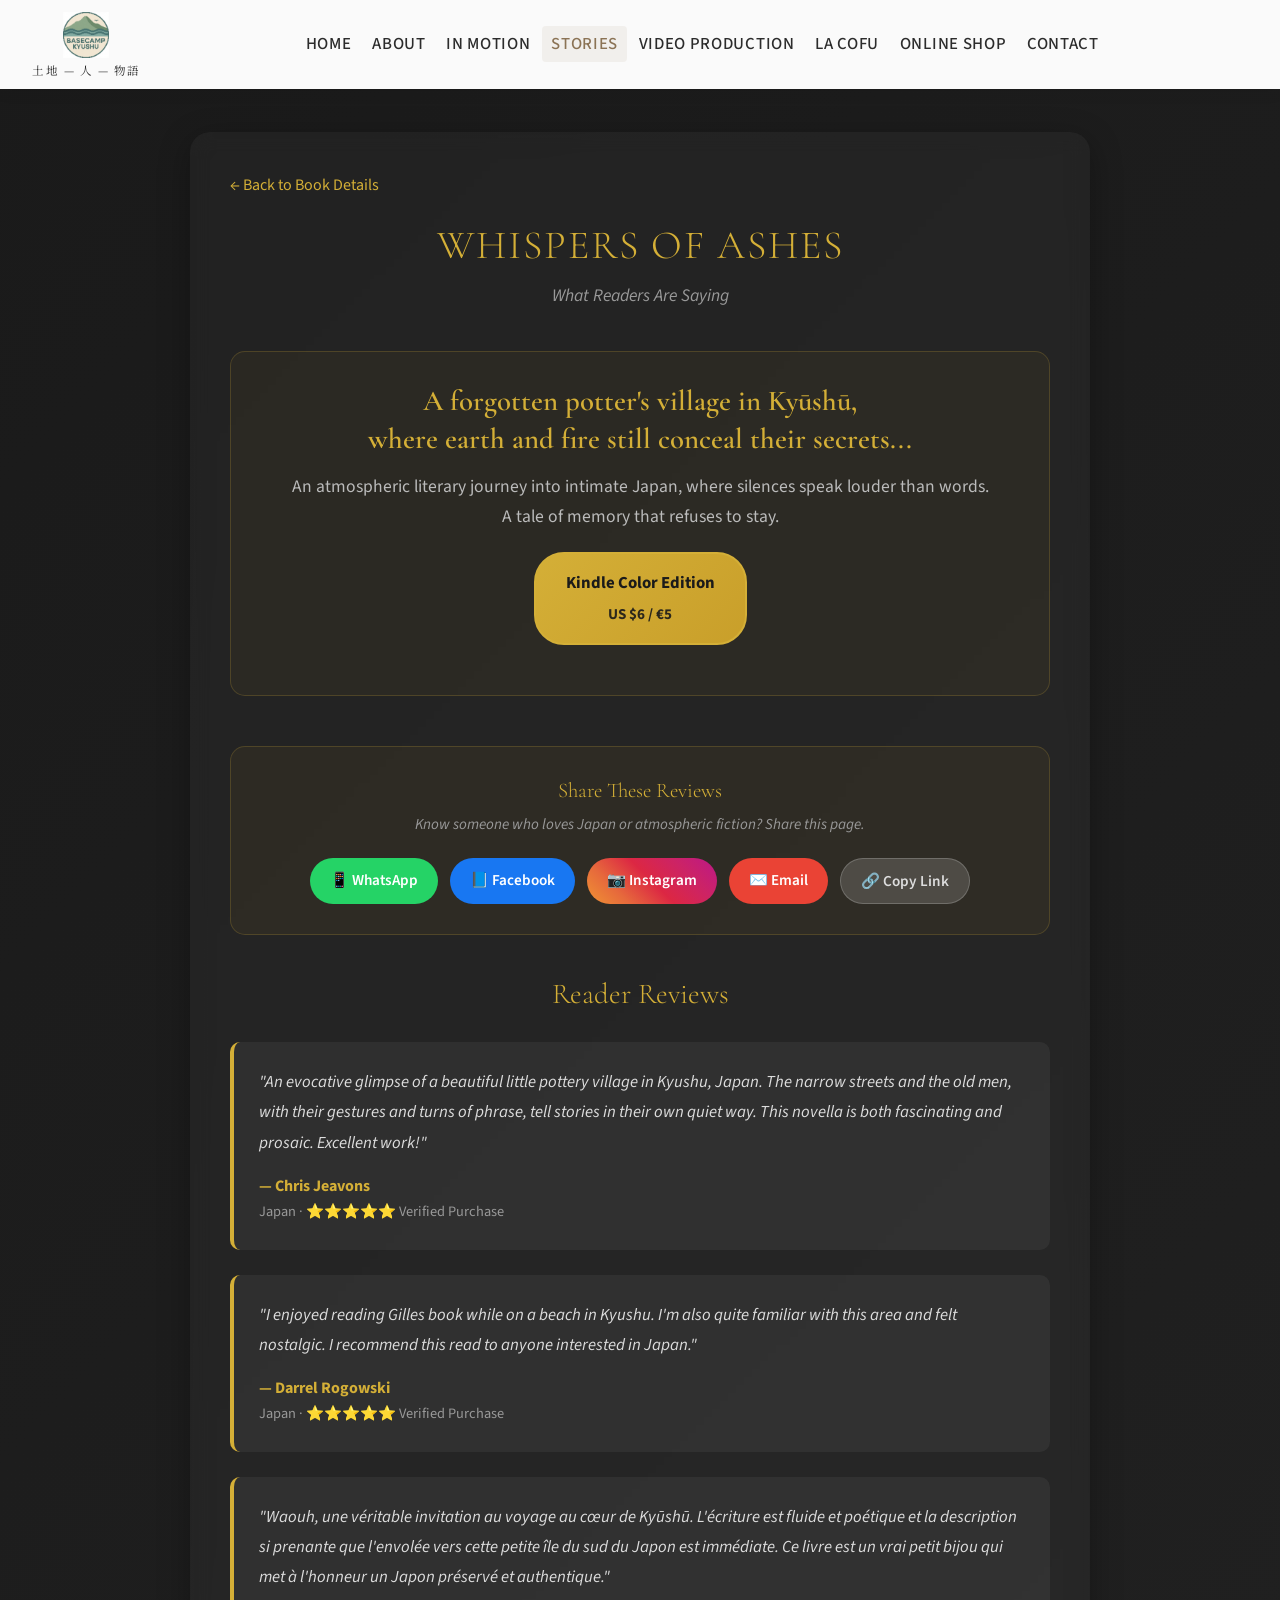
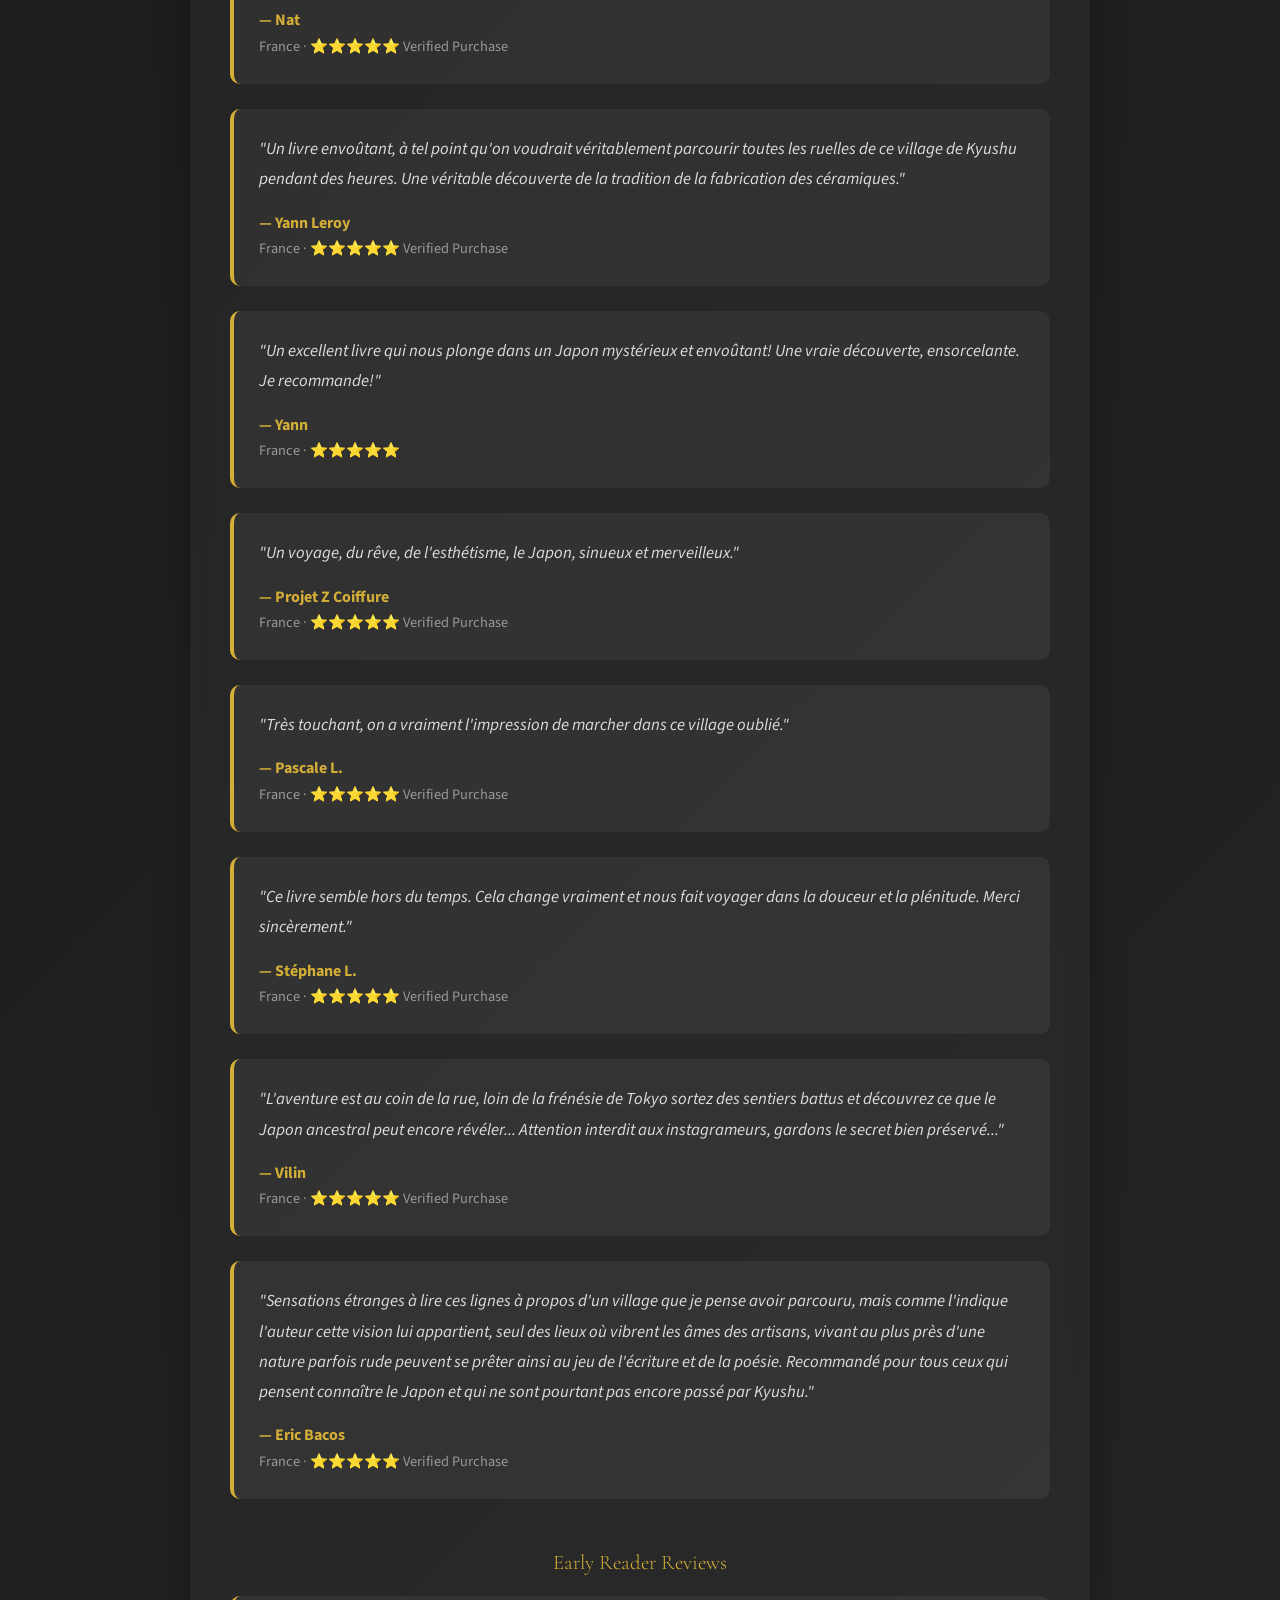
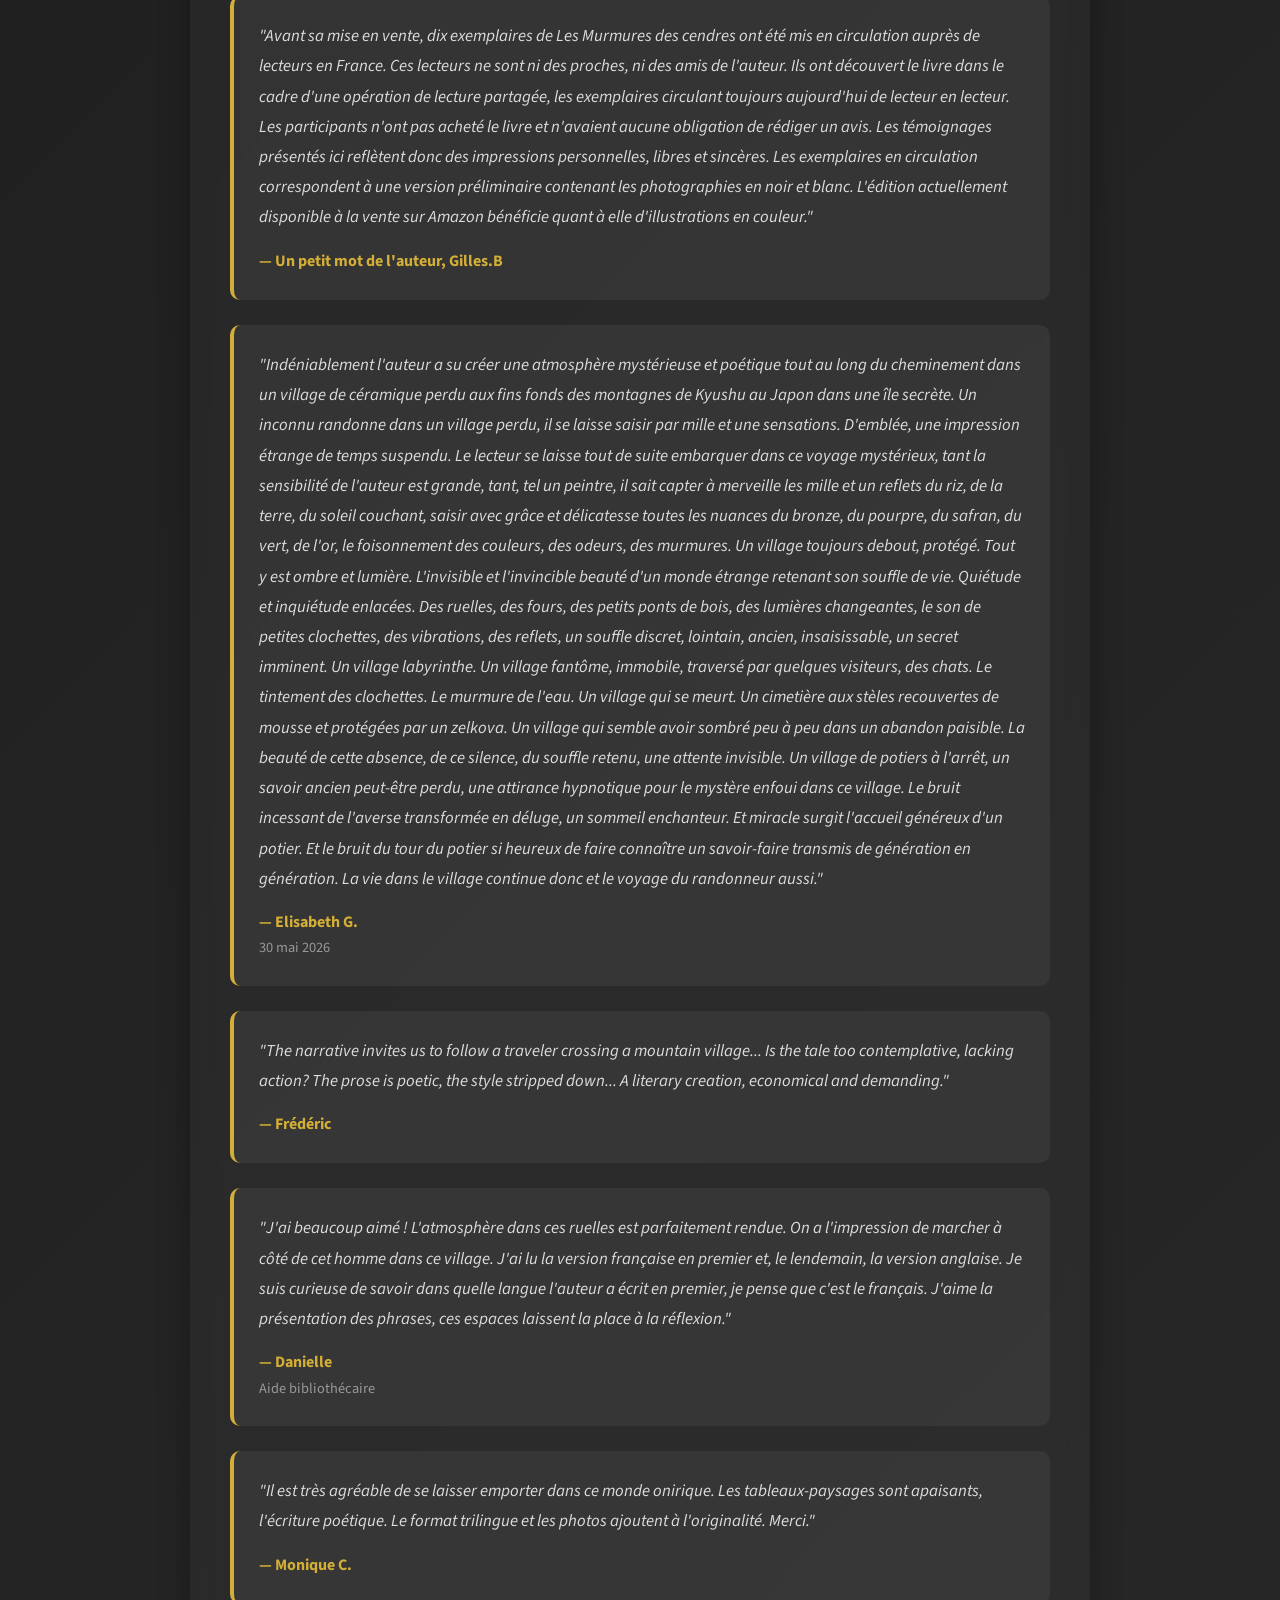
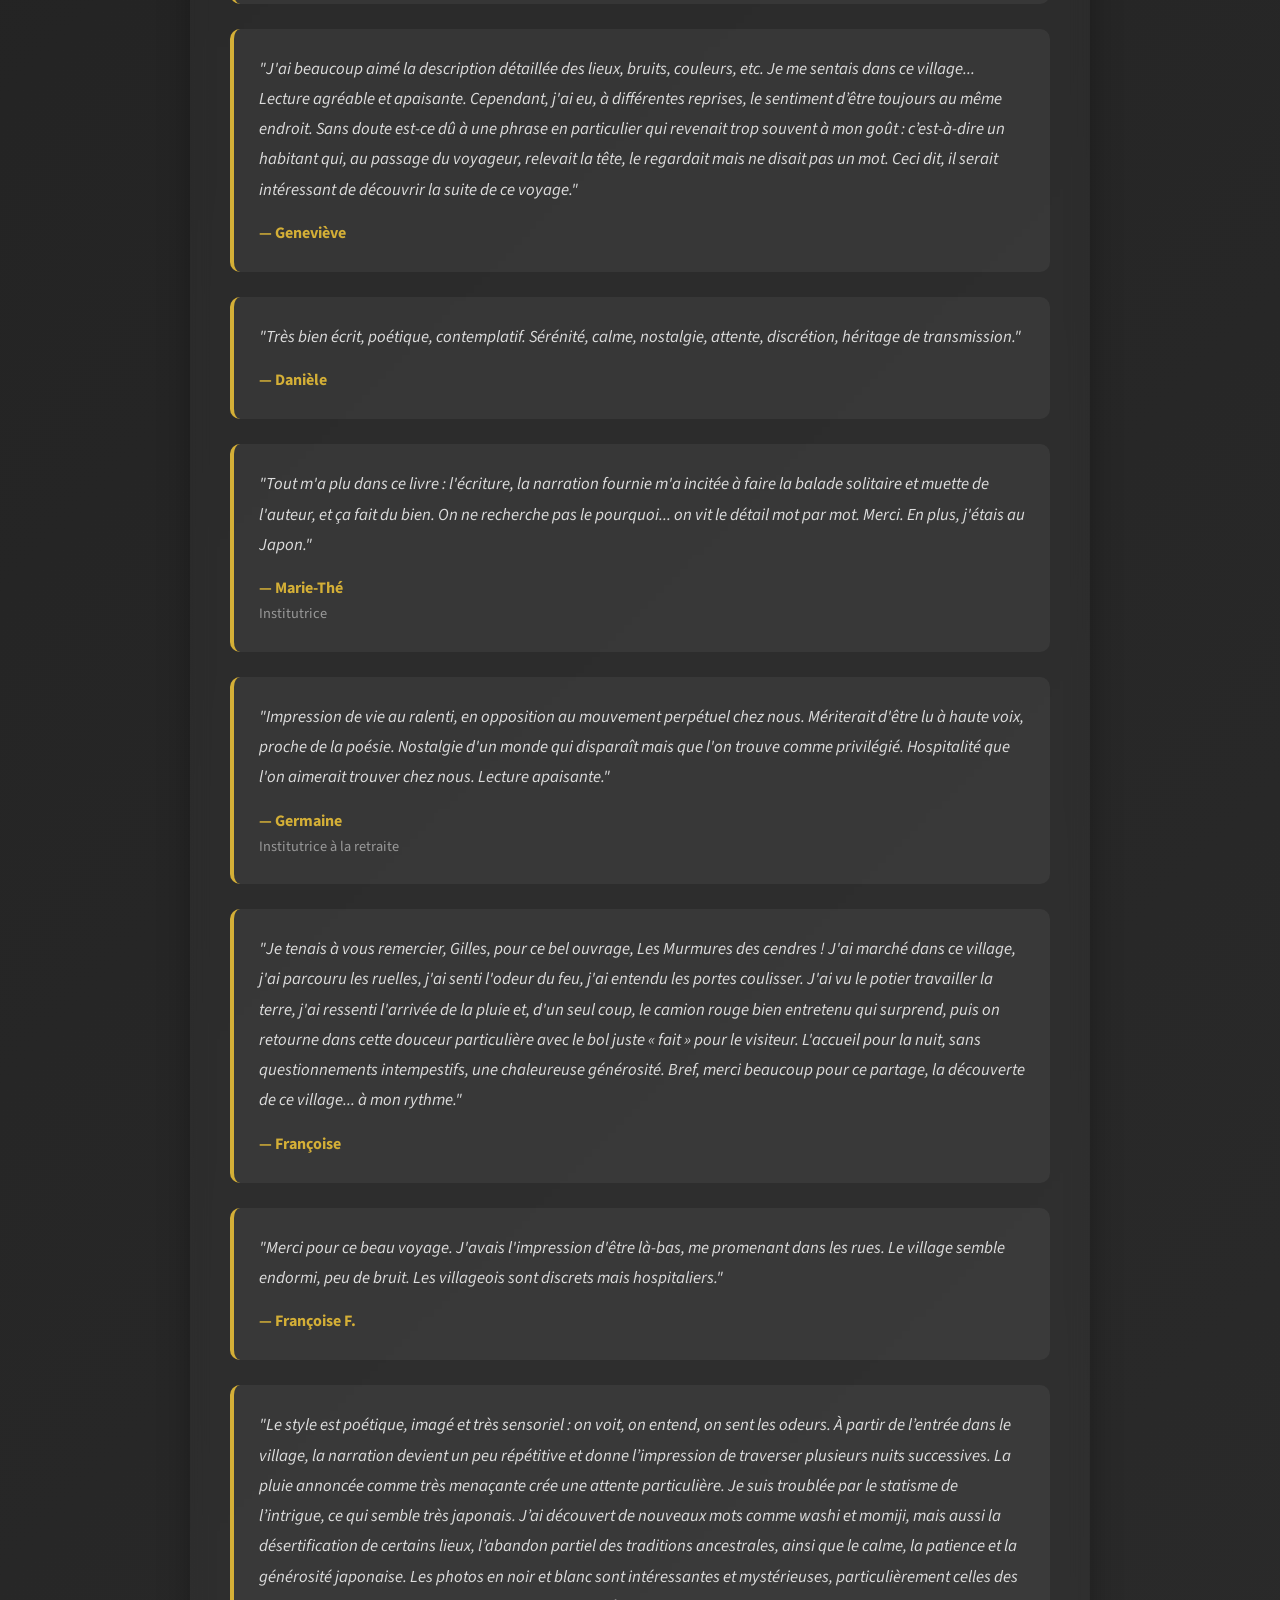
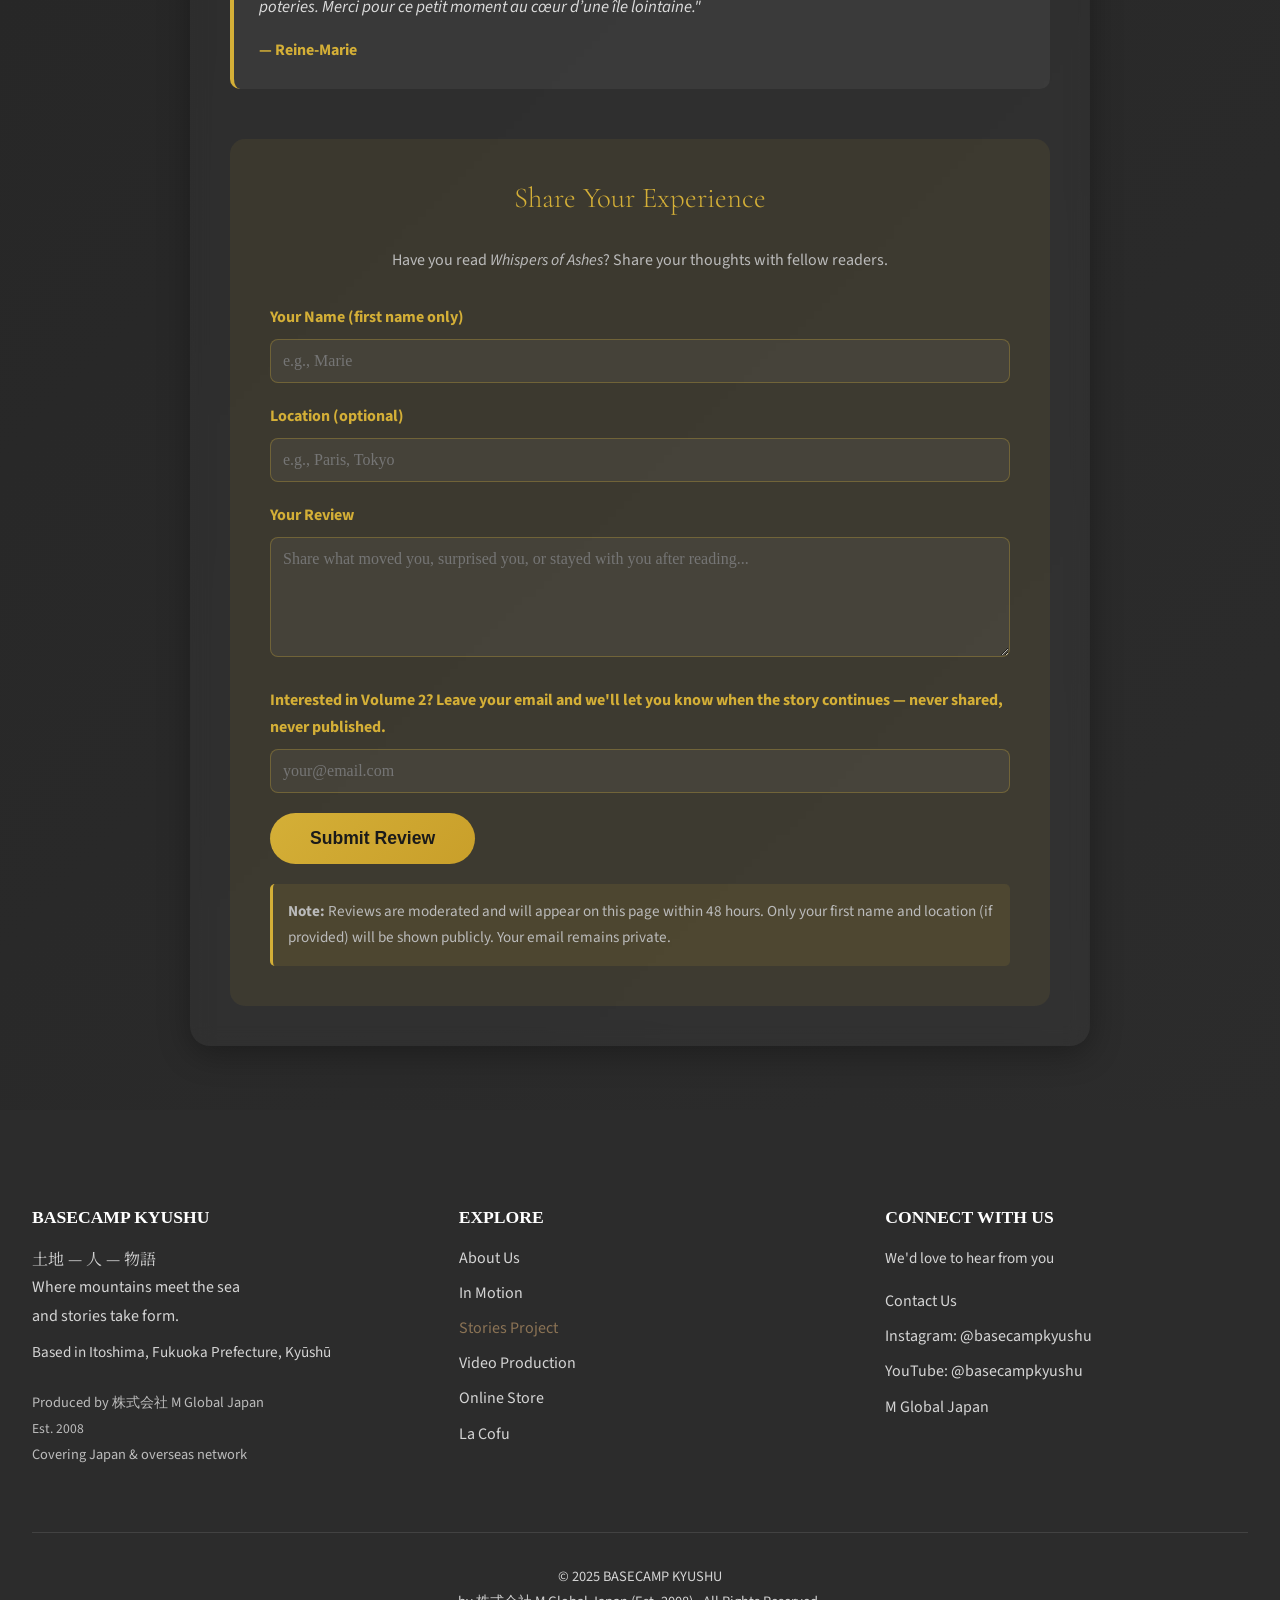
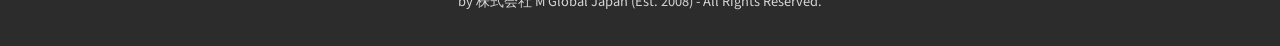
<file: whispers_reviews_page.html>
<!DOCTYPE html>
<html lang="en">
<head>
    <meta charset="UTF-8">
    <meta name="viewport" content="width=device-width, initial-scale=1.0">
    <meta property="og:type" content="website">
    <meta property="og:url" content="https://basecampkyushu.com/whispers_reviews_page.html">
    <meta property="og:title" content="Whispers of Ashes — Reader Reviews">
    <meta property="og:description" content="What readers are saying about Whispers of Ashes, an atmospheric literary novel set in a forgotten potter's village of Kyūshū.">
    <meta property="og:image" content="https://basecampkyushu.com/whispers-of-ashes-cover.jpg">
    <title>Whispers of Ashes — Reader Reviews | Basecamp Kyūshū</title>
    <meta name="description" content="Read authentic reviews from early readers of Whispers of Ashes. Share your experience and discover this atmospheric journey into intimate Japan.">
    <link href="https://fonts.googleapis.com/css2?family=Cormorant+Garamond:wght@400;500;600;700&family=Source+Sans+Pro:wght@300;400;600;700&family=Noto+Serif+JP:wght@300;400&display=swap" rel="stylesheet">
    <style>
        :root {
            --primary-dark: #2C2C2C;
            --primary-light: #F5F5F0;
            --accent-earth: #8B7355;
            --accent-copper: #B87333;
            --text-dark: #333333;
            --text-muted: #666666;
            --white: #FFFFFF;
            --shadow: rgba(0,0,0,0.1);
            --gold: #d4af37;
        }
        * { margin:0; padding:0; box-sizing:border-box; }
        html { scroll-behavior:smooth; }
        body { font-family:'Source Sans Pro',sans-serif; line-height:1.7; color:var(--text-dark); background:linear-gradient(135deg, #1a1a1a 0%, #2d2d2d 100%); }
        h1,h2,h3,h4,h5,h6 { font-family:'Cormorant Garamond',serif; font-weight:600; line-height:1.3; }
        a { text-decoration:none; color:inherit; }
        img { display:block; max-width:100%; }

        /* LANGUAGE */
        [data-lang]:not(.active-lang):not(.lang-btn) { display:none !important; }
        [data-lang].active-lang { display:block !important; }
        span[data-lang].active-lang { display:inline !important; }
        .lang-btn { display:block !important; }

        /* NAV */
        nav {
            position:fixed; top:0; left:0; right:0; z-index:1000;
            background:rgba(255,255,255,0.98); backdrop-filter:blur(10px);
            padding:0.75rem 0; box-shadow:0 2px 15px rgba(0,0,0,0.08);
            transition:all 0.4s;
        }
        nav.scrolled { padding:0.5rem 0; box-shadow:0 2px 20px rgba(0,0,0,0.1); }
        .nav-container {
            max-width:1400px; margin:0 auto; padding:0 2rem;
            display:flex; justify-content:space-between; align-items:center; gap:1rem;
        }
        .logo {
            display:flex; flex-direction:column; align-items:center;
            text-decoration:none; flex-shrink:0; line-height:1; gap:3px;
        }
        .logo-img { height:46px; width:46px; object-fit:contain; display:block; margin-bottom:4px; }
        .logo-subtitle {
            font-size:0.72rem; font-weight:400; letter-spacing:1.5px;
            color:var(--primary-dark); display:block; text-align:center;
            font-family:'Noto Serif JP','Hiragino Sans',sans-serif; white-space:nowrap;
        }
        .nav-links {
            display:flex; gap:0.2rem; list-style:none;
            align-items:center; flex:1; justify-content:center;
        }
        .nav-links a {
            color:var(--primary-dark); font-weight:500; font-size:1.05rem;
            letter-spacing:0.04em; transition:all 0.3s;
            padding:0.4rem 0.55rem; border-radius:4px; white-space:nowrap;
        }
        .nav-links a:hover, .nav-links a.cur { color:var(--accent-earth); background:rgba(139,115,85,0.08); }
        .language-switcher {
            display:flex; flex-direction:row; gap:0.3rem;
            border-left:1px solid rgba(0,0,0,0.15); padding-left:0.8rem;
            margin-left:0.5rem; flex-shrink:0; align-items:center;
        }
        .lang-btn {
            padding:0.3rem 0.55rem; border:1px solid rgba(0,0,0,0.2);
            background:transparent; color:var(--primary-dark); cursor:pointer;
            font-size:0.78rem; font-weight:600; border-radius:3px;
            transition:all 0.3s; line-height:1; height:28px; min-width:32px;
            display:flex !important; align-items:center; justify-content:center;
        }
        .lang-btn:hover, .lang-btn.active {
            background:var(--accent-earth); color:#fff; border-color:var(--accent-earth);
        }
        .mobile-menu-toggle {
            background:rgba(44,74,110,0.08); border:1px solid rgba(44,74,110,0.2);
            border-radius:4px; cursor:pointer; flex-shrink:0; position:relative;
            z-index:1001; height:28px; width:36px; display:none;
            align-items:center; justify-content:center;
        }
        .mobile-menu-toggle::before {
            content:''; position:absolute; width:18px; height:2px;
            background:#2c4a6e; top:50%; left:50%;
            transform:translate(-50%,-50%);
            box-shadow:0 -6px 0 0 #2c4a6e, 0 6px 0 0 #2c4a6e;
            transition:all 0.3s; border-radius:1px;
        }
        .mobile-menu-toggle.active::before { transform:translate(-50%,-50%) rotate(45deg); box-shadow:none; }
        .mobile-menu-toggle.active::after {
            content:''; position:absolute; width:18px; height:2px;
            background:#2c4a6e; top:50%; left:50%;
            transform:translate(-50%,-50%) rotate(-45deg); border-radius:1px;
        }
        @media(min-width:1025px){ .mobile-menu-toggle { display:none !important; } }
        @media(max-width:1024px){
            .nav-container { padding:0 1rem; gap:0.5rem; }
            .mobile-menu-toggle { display:flex !important; }
            .language-switcher { border-left:none; padding-left:0; margin-left:0; }
            .nav-links {
                display:none !important; position:fixed; top:64px; left:0; right:0;
                background:rgba(255,255,255,0.98); backdrop-filter:blur(10px);
                padding:1rem 1.5rem; box-shadow:0 4px 20px rgba(0,0,0,0.1);
                z-index:999; flex-direction:column; gap:0; flex:none;
            }
            .nav-links.active { display:flex !important; }
            .nav-links li { width:100%; border-bottom:1px solid rgba(0,0,0,0.05); }
            .nav-links a { display:block; padding:0.9rem 0.5rem; width:100%; font-size:1.1rem; }
        }

        /* REVIEWS CONTENT */
        .container { max-width:900px; margin:0 auto; background:rgba(255,255,255,0.03); backdrop-filter:blur(10px); border-radius:20px; padding:40px; box-shadow:0 8px 32px rgba(0,0,0,0.3); }
        .back-btn { display:inline-block; color:var(--gold); font-size:1em; margin-bottom:20px; transition:all 0.3s ease; }
        .back-btn:hover { color:#fff; transform:translateX(-5px); }
        h1 { font-size:2.5em; color:var(--gold); text-align:center; margin-bottom:10px; font-weight:300; letter-spacing:2px; }
        .subtitle { text-align:center; color:#999; font-size:1.1em; margin-bottom:40px; font-style:italic; }
        .book-info { text-align:center; margin-bottom:50px; padding:30px; background:rgba(212,175,55,0.05); border-radius:15px; border:1px solid rgba(212,175,55,0.2); }
        .book-info h2 { color:var(--gold); font-size:1.8em; margin-bottom:15px; }
        .book-info p { color:#bbb; font-size:1.1em; max-width:700px; margin:0 auto 20px; }
        .cta-container { display:flex; gap:20px; justify-content:center; flex-wrap:wrap; margin:20px 0; }
        .buy-btn { display:inline-block; padding:15px 30px; border-radius:30px; font-weight:bold; font-size:1.05em; transition:all 0.3s ease; text-align:center; min-width:200px; }
        .buy-btn-color { background:linear-gradient(135deg,var(--gold),#c99f2a); color:#1a1a1a; border:2px solid var(--gold); }
        .buy-btn-color:hover { transform:translateY(-2px); box-shadow:0 5px 20px rgba(212,175,55,0.4); }
        .price { display:block; font-size:0.9em; margin-top:5px; opacity:0.9; }

        .reviews-section { margin-bottom:50px; }
        .section-title { font-size:1.8em; color:var(--gold); margin-bottom:30px; text-align:center; font-weight:300; }
        .review-card { background:rgba(255,255,255,0.05); border-left:4px solid var(--gold); padding:25px; margin-bottom:25px; border-radius:10px; transition:all 0.3s ease; }
        .review-card:hover { background:rgba(255,255,255,0.08); transform:translateX(5px); }
        .review-text { font-style:italic; color:#ddd; font-size:1.05em; margin-bottom:15px; line-height:1.8; }
        .review-author { color:var(--gold); font-weight:bold; font-style:normal; }
        .review-location { color:#999; font-size:0.9em; }

        /* SINGLE PAGE SHARE SECTION */
        .page-share-section {
            background:rgba(212,175,55,0.06);
            border:1px solid rgba(212,175,55,0.2);
            border-radius:15px;
            padding:30px;
            margin:40px 0;
            text-align:center;
        }
        .page-share-section h3 { color:var(--gold); font-size:1.3em; font-weight:300; margin-bottom:8px; }
        .page-share-section p { color:#999; font-size:0.95em; margin-bottom:20px; font-style:italic; }
        .share-buttons-main { display:flex; gap:12px; justify-content:center; flex-wrap:wrap; }
        .share-btn { padding:10px 20px; border-radius:25px; font-size:0.95em; transition:all 0.3s ease; display:inline-flex; align-items:center; gap:6px; cursor:pointer; border:none; font-family:'Source Sans Pro',sans-serif; font-weight:600; }
        .share-btn:hover { transform:translateY(-2px); }
        .share-whatsapp { background:#25D366; color:white; }
        .share-facebook { background:#1877F2; color:white; }
        .share-email { background:#EA4335; color:white; }
        .share-instagram { background:linear-gradient(45deg,#f09433 0%,#e6683c 25%,#dc2743 50%,#cc2366 75%,#bc1888 100%); color:white; }
        .share-copy { background:rgba(255,255,255,0.15); color:#ddd; border:1px solid rgba(255,255,255,0.2); }

        .add-review-section { background:rgba(212,175,55,0.08); padding:40px; border-radius:15px; margin-top:50px; }
        .form-group { margin-bottom:20px; }
        label { display:block; color:var(--gold); margin-bottom:8px; font-weight:bold; }
        input, textarea { width:100%; padding:12px; background:rgba(255,255,255,0.05); border:1px solid rgba(212,175,55,0.3); border-radius:8px; color:#e0e0e0; font-family:'Georgia',serif; font-size:1em; }
        textarea { min-height:120px; resize:vertical; }
        input:focus, textarea:focus { outline:none; border-color:var(--gold); background:rgba(255,255,255,0.08); }
        .submit-btn { background:linear-gradient(135deg,var(--gold),#c99f2a); color:#1a1a1a; padding:15px 40px; border:none; border-radius:30px; font-weight:bold; font-size:1.1em; cursor:pointer; transition:all 0.3s ease; }
        .submit-btn:hover { transform:translateY(-2px); box-shadow:0 5px 20px rgba(212,175,55,0.4); }
        .note { background:rgba(212,175,55,0.1); border-left:3px solid var(--gold); padding:15px; margin-top:20px; border-radius:5px; font-size:0.95em; color:#bbb; }

        /* FOOTER */
        .main-footer { background:var(--primary-dark); color:rgba(255,255,255,0.8); padding:6rem 2rem 2rem; }
        .footer-content { max-width:1400px; margin:0 auto; display:grid; grid-template-columns:repeat(auto-fit,minmax(250px,1fr)); gap:4rem; margin-bottom:4rem; }
        .footer-section h4 { color:#fff; margin-bottom:1rem; font-family:'Georgia',serif; font-size:1.1rem; }
        .footer-section ul { list-style:none; padding:0; }
        .footer-section li { margin-bottom:0.5rem; }
        .footer-section p { margin:0; padding:0; line-height:1.8; }
        .footer-section a { color:rgba(255,255,255,0.8); transition:color .3s; }
        .footer-section a:hover { color:var(--accent-earth); }
        .footer-bottom { text-align:center; padding-top:2rem; border-top:1px solid rgba(255,255,255,0.1); font-size:0.9rem; }
        .footer-bottom a { color:rgba(255,255,255,0.8); }
        .footer-bottom a:hover { color:var(--accent-earth); }

        @media(max-width:768px){
            .container { padding:20px; }
            h1 { font-size:1.8em; }
            .cta-container { flex-direction:column; gap:15px; }
            .buy-btn { width:100%; }
            .share-buttons-main { flex-direction:column; }
            .share-btn { width:100%; justify-content:center; }
        }
    </style>
</head>
<body>

    <nav id="navbar">
        <div class="nav-container">
            <a href="index.html" class="logo">
                <img src="favicon.png" alt="Basecamp Kyūshū" class="logo-img">
                <span class="logo-subtitle">土地 — 人 — 物語</span>
            </a>
            <ul class="nav-links">
                <li><a href="index.html">HOME</a></li>
                <li><a href="about.html">ABOUT</a></li>
                <li><a href="in-motion.html">IN MOTION</a></li>
                <li><a href="stories.html" class="cur">STORIES</a></li>
                <li><a href="video-production.html">VIDEO PRODUCTION</a></li>
                <li><a href="lacofu.html">LA COFU</a></li>
                <li><a href="online-store.html">ONLINE SHOP</a></li>
                <li><a href="contact.html">CONTACT</a></li>
            </ul>
            <button class="mobile-menu-toggle" aria-label="Toggle menu"></button>
        </div>
    </nav>

    <div style="margin-top:100px; padding:2rem 2rem 4rem;">
        <div class="container">
            <a href="stories.html" class="back-btn">← <span class="active-lang" data-lang="en">Back to Book Details</span><span data-lang="fr">Retour aux détails</span><span data-lang="ja">本の詳細に戻る</span></a>

            <h1><span class="active-lang" data-lang="en">WHISPERS OF ASHES</span><span data-lang="fr">LES MURMURES DES CENDRES</span><span data-lang="ja">灰のささやき</span></h1>
            <p class="subtitle"><span class="active-lang" data-lang="en">What Readers Are Saying</span><span data-lang="fr">Ce que disent les lecteurs</span><span data-lang="ja">読者の声</span></p>

            <div class="book-info">
                <h2><span class="active-lang" data-lang="en">A forgotten potter's village in Kyūshū,<br>where earth and fire still conceal their secrets...</span><span data-lang="fr">Un village de potiers oublié à Kyūshū,<br>où la terre et le feu gardent encore leurs secrets...</span><span data-lang="ja">九州の忘れられた陶芸村。<br>土と火がまだ秘密を隠している...</span></h2>
                <p><span class="active-lang" data-lang="en">An atmospheric literary journey into intimate Japan, where silences speak louder than words.<br>A tale of memory that refuses to stay.</span><span data-lang="fr">Un voyage littéraire atmosphérique dans le Japon intime,<br>où les silences parlent plus fort que les mots.</span><span data-lang="ja">言葉よりも沈黙が語る、<br>親密な日本への文学的な旅。</span></p>

                <div class="cta-container">
                    <a href="https://www.amazon.com/dp/B0FVK89Z21" id="buyColor" class="buy-btn buy-btn-color" target="_blank" rel="noopener">
                        <span class="active-lang" data-lang="en">Kindle Color Edition</span>
                        <span data-lang="fr">Édition Kindle en couleurs</span>
                        <span data-lang="ja">Kindle カラー版</span>
                        <span class="price">US $6 / €5</span>
                    </a>
                </div>
            </div>

            <!-- PAGE SHARE SECTION - one for all reviews -->
            <div class="page-share-section">
                <h3><span class="active-lang" data-lang="en">Share These Reviews</span><span data-lang="fr">Partager ces avis</span><span data-lang="ja">レビューをシェア</span></h3>
                <p><span class="active-lang" data-lang="en">Know someone who loves Japan or atmospheric fiction? Share this page.</span><span data-lang="fr">Vous connaissez quelqu'un qui aime le Japon ou la fiction atmosphérique ? Partagez cette page.</span><span data-lang="ja">日本や文学的な物語が好きな方にこのページをシェアしてください。</span></p>
                <div class="share-buttons-main" id="pageShareButtons"></div>
            </div>

            <div class="reviews-section">
                <h2 class="section-title"><span class="active-lang" data-lang="en">Reader Reviews</span><span data-lang="fr">Avis des lecteurs</span><span data-lang="ja">読者レビュー</span></h2>

                <div class="review-card">
                    <p class="review-text">"An evocative glimpse of a beautiful little pottery village in Kyushu, Japan. The narrow streets and the old men, with their gestures and turns of phrase, tell stories in their own quiet way. This novella is both fascinating and prosaic. Excellent work!"</p>
                    <p class="review-author">— Chris Jeavons</p>
                    <p class="review-location">Japan · ⭐⭐⭐⭐⭐ Verified Purchase</p>
                </div>

                <div class="review-card">
                    <p class="review-text">"I enjoyed reading Gilles book while on a beach in Kyushu. I'm also quite familiar with this area and felt nostalgic. I recommend this read to anyone interested in Japan."</p>
                    <p class="review-author">— Darrel Rogowski</p>
                    <p class="review-location">Japan · ⭐⭐⭐⭐⭐ Verified Purchase</p>
                </div>

                <div class="review-card">
                    <p class="review-text">"Waouh, une véritable invitation au voyage au cœur de Kyūshū. L'écriture est fluide et poétique et la description si prenante que l'envolée vers cette petite île du sud du Japon est immédiate. Ce livre est un vrai petit bijou qui met à l'honneur un Japon préservé et authentique."</p>
                    <p class="review-author">— Nat</p>
                    <p class="review-location">France · ⭐⭐⭐⭐⭐ Verified Purchase</p>
                </div>

                <div class="review-card">
                    <p class="review-text">"Un livre envoûtant, à tel point qu'on voudrait véritablement parcourir toutes les ruelles de ce village de Kyushu pendant des heures. Une véritable découverte de la tradition de la fabrication des céramiques."</p>
                    <p class="review-author">— Yann Leroy</p>
                    <p class="review-location">France · ⭐⭐⭐⭐⭐ Verified Purchase</p>
                </div>

                <div class="review-card">
                    <p class="review-text">"Un excellent livre qui nous plonge dans un Japon mystérieux et envoûtant! Une vraie découverte, ensorcelante. Je recommande!"</p>
                    <p class="review-author">— Yann</p>
                    <p class="review-location">France · ⭐⭐⭐⭐⭐</p>
                </div>

                <div class="review-card">
                    <p class="review-text">"Un voyage, du rêve, de l'esthétisme, le Japon, sinueux et merveilleux."</p>
                    <p class="review-author">— Projet Z Coiffure</p>
                    <p class="review-location">France · ⭐⭐⭐⭐⭐ Verified Purchase</p>
                </div>

                <div class="review-card">
                    <p class="review-text">"Très touchant, on a vraiment l'impression de marcher dans ce village oublié."</p>
                    <p class="review-author">— Pascale L.</p>
                    <p class="review-location">France · ⭐⭐⭐⭐⭐ Verified Purchase</p>
                </div>

                <div class="review-card">
                    <p class="review-text">"Ce livre semble hors du temps. Cela change vraiment et nous fait voyager dans la douceur et la plénitude. Merci sincèrement."</p>
                    <p class="review-author">— Stéphane L.</p>
                    <p class="review-location">France · ⭐⭐⭐⭐⭐ Verified Purchase</p>
                </div>

                <div class="review-card">
                    <p class="review-text">"L'aventure est au coin de la rue, loin de la frénésie de Tokyo sortez des sentiers battus et découvrez ce que le Japon ancestral peut encore révéler... Attention interdit aux instagrameurs, gardons le secret bien préservé..."</p>
                    <p class="review-author">— Vilin</p>
                    <p class="review-location">France · ⭐⭐⭐⭐⭐ Verified Purchase</p>
                </div>

                <div class="review-card">
                    <p class="review-text">"Sensations étranges à lire ces lignes à propos d'un village que je pense avoir parcouru, mais comme l'indique l'auteur cette vision lui appartient, seul des lieux où vibrent les âmes des artisans, vivant au plus près d'une nature parfois rude peuvent se prêter ainsi au jeu de l'écriture et de la poésie. Recommandé pour tous ceux qui pensent connaître le Japon et qui ne sont pourtant pas encore passé par Kyushu."</p>
                    <p class="review-author">— Eric Bacos</p>
                    <p class="review-location">France · ⭐⭐⭐⭐⭐ Verified Purchase</p>
                </div>

                <h3 style="color:var(--gold);font-size:1.3em;margin:50px 0 20px;text-align:center;font-weight:300;"><span class="active-lang" data-lang="en">Early Reader Reviews</span><span data-lang="fr">Premiers lecteurs</span><span data-lang="ja">初期レビュー</span></h3>

                <div class="review-card">
                    <p class="review-text">"Avant sa mise en vente, dix exemplaires de Les Murmures des cendres ont été mis en circulation auprès de lecteurs en France. Ces lecteurs ne sont ni des proches, ni des amis de l'auteur. Ils ont découvert le livre dans le cadre d'une opération de lecture partagée, les exemplaires circulant toujours aujourd'hui de lecteur en lecteur. Les participants n'ont pas acheté le livre et n'avaient aucune obligation de rédiger un avis. Les témoignages présentés ici reflètent donc des impressions personnelles, libres et sincères. Les exemplaires en circulation correspondent à une version préliminaire contenant les photographies en noir et blanc. L'édition actuellement disponible à la vente sur Amazon bénéficie quant à elle d'illustrations en couleur."</p>
                    <p class="review-author">— Un petit mot de l'auteur, Gilles.B</p>
                </div>

                <div class="review-card">
                    <p class="review-text">"Indéniablement l'auteur a su créer une atmosphère mystérieuse et poétique tout au long du cheminement dans un village de céramique perdu aux fins fonds des montagnes de Kyushu au Japon dans une île secrète.
                    Un inconnu randonne dans un village perdu, il se laisse saisir par mille et une sensations. D'emblée, une impression étrange de temps suspendu. Le lecteur se laisse tout de suite embarquer dans ce voyage mystérieux, tant la sensibilité de l'auteur est grande, tant, tel un peintre, il sait capter à merveille les mille et un reflets du riz, de la terre, du soleil couchant, saisir avec grâce et délicatesse toutes les nuances du bronze, du pourpre, du safran, du vert, de l'or, le foisonnement des couleurs, des odeurs, des murmures.
                    Un village toujours debout, protégé. Tout y est ombre et lumière. L'invisible et l'invincible beauté d'un monde étrange retenant son souffle de vie. Quiétude et inquiétude enlacées. Des ruelles, des fours, des petits ponts de bois, des lumières changeantes, le son de petites clochettes, des vibrations, des reflets, un souffle discret, lointain, ancien, insaisissable, un secret imminent. Un village labyrinthe. Un village fantôme, immobile, traversé par quelques visiteurs, des chats. Le tintement des clochettes. Le murmure de l'eau. Un village qui se meurt. Un cimetière aux stèles recouvertes de mousse et protégées par un zelkova.
                    Un village qui semble avoir sombré peu à peu dans un abandon paisible. La beauté de cette absence, de ce silence, du souffle retenu, une attente invisible. Un village de potiers à l'arrêt, un savoir ancien peut-être perdu, une attirance hypnotique pour le mystère enfoui dans ce village.
                    Le bruit incessant de l'averse transformée en déluge, un sommeil enchanteur. Et miracle surgit l'accueil généreux d'un potier. Et le bruit du tour du potier si heureux de faire connaître un savoir-faire transmis de génération en génération.
                    La vie dans le village continue donc et le voyage du randonneur aussi."</p>
                    <p class="review-author">— Elisabeth G.</p>
                    <p class="review-location">30 mai 2026</p>
                </div>

                <div class="review-card">
                    <p class="review-text">"The narrative invites us to follow a traveler crossing a mountain village... Is the tale too contemplative, lacking action? The prose is poetic, the style stripped down... A literary creation, economical and demanding."</p>
                    <p class="review-author">— Frédéric</p>
                </div>

                <div class="review-card">
                    <p class="review-text">"J'ai beaucoup aimé ! L'atmosphère dans ces ruelles est parfaitement rendue. On a l'impression de marcher à côté de cet homme dans ce village. J'ai lu la version française en premier et, le lendemain, la version anglaise. Je suis curieuse de savoir dans quelle langue l'auteur a écrit en premier, je pense que c'est le français. J'aime la présentation des phrases, ces espaces laissent la place à la réflexion."</p>
                    <p class="review-author">— Danielle</p>
                    <p class="review-location">Aide bibliothécaire</p>
                </div>

                <div class="review-card">
                    <p class="review-text">"Il est très agréable de se laisser emporter dans ce monde onirique. Les tableaux-paysages sont apaisants, l'écriture poétique. Le format trilingue et les photos ajoutent à l'originalité. Merci."</p>
                    <p class="review-author">— Monique C.</p>
                </div>

                <div class="review-card">
                    <p class="review-text">"J'ai beaucoup aimé la description détaillée des lieux, bruits, couleurs, etc. Je me sentais dans ce village... Lecture agréable et apaisante. Cependant, j'ai eu, à différentes reprises, le sentiment d’être toujours au même endroit. Sans doute est-ce dû à une phrase en particulier qui revenait trop souvent à mon goût : c’est-à-dire un habitant qui, au passage du voyageur, relevait la tête, le regardait mais ne disait pas un mot. Ceci dit, il serait intéressant de découvrir la suite de ce voyage."</p>
                    <p class="review-author">— Geneviève</p>
                </div>

                <div class="review-card">
                    <p class="review-text">"Très bien écrit, poétique, contemplatif. Sérénité, calme, nostalgie, attente, discrétion, héritage de transmission."</p>
                    <p class="review-author">— Danièle</p>
                </div>

                <div class="review-card">
                    <p class="review-text">"Tout m'a plu dans ce livre : l'écriture, la narration fournie m'a incitée à faire la balade solitaire et muette de l'auteur, et ça fait du bien. On ne recherche pas le pourquoi... on vit le détail mot par mot. Merci. En plus, j'étais au Japon."</p>
                    <p class="review-author">— Marie-Thé</p>
                    <p class="review-location">Institutrice</p>
                </div>

                <div class="review-card">
                    <p class="review-text">"Impression de vie au ralenti, en opposition au mouvement perpétuel chez nous. Mériterait d'être lu à haute voix, proche de la poésie. Nostalgie d'un monde qui disparaît mais que l'on trouve comme privilégié. Hospitalité que l'on aimerait trouver chez nous. Lecture apaisante."</p>
                    <p class="review-author">— Germaine</p>
                    <p class="review-location">Institutrice à la retraite</p>
                </div>

                <div class="review-card">
                    <p class="review-text">"Je tenais à vous remercier, Gilles, pour ce bel ouvrage, Les Murmures des cendres ! J'ai marché dans ce village, j'ai parcouru les ruelles, j'ai senti l'odeur du feu, j'ai entendu les portes coulisser. J'ai vu le potier travailler la terre, j'ai ressenti l'arrivée de la pluie et, d'un seul coup, le camion rouge bien entretenu qui surprend, puis on retourne dans cette douceur particulière avec le bol juste « fait » pour le visiteur. L'accueil pour la nuit, sans questionnements intempestifs, une chaleureuse générosité. Bref, merci beaucoup pour ce partage, la découverte de ce village... à mon rythme."</p>
                    <p class="review-author">— Françoise</p>
                </div>

                <div class="review-card">
                    <p class="review-text">"Merci pour ce beau voyage. J'avais l'impression d'être là-bas, me promenant dans les rues. Le village semble endormi, peu de bruit. Les villageois sont discrets mais hospitaliers."</p>
                    <p class="review-author">— Françoise F.</p>
                </div>

                <div class="review-card">
                    <p class="review-text">"Le style est poétique, imagé et très sensoriel : on voit, on entend, on sent les odeurs. À partir de l’entrée dans le village, la narration devient un peu répétitive et donne l’impression de traverser plusieurs nuits successives. La pluie annoncée comme très menaçante crée une attente particulière. Je suis troublée par le statisme de l’intrigue, ce qui semble très japonais. J’ai découvert de nouveaux mots comme washi et momiji, mais aussi la désertification de certains lieux, l’abandon partiel des traditions ancestrales, ainsi que le calme, la patience et la générosité japonaise. Les photos en noir et blanc sont intéressantes et mystérieuses, particulièrement celles des poteries. Merci pour ce petit moment au cœur d’une île lointaine."</p>
                    <p class="review-author">— Reine-Marie</p>
                </div>
            </div>

            <!-- ADD REVIEW FORM -->
            <div class="add-review-section">
                <h2 class="section-title"><span class="active-lang" data-lang="en">Share Your Experience</span><span data-lang="fr">Partagez votre expérience</span><span data-lang="ja">あなたの感想を共有</span></h2>
                <p style="text-align:center;color:#bbb;margin-bottom:30px;">
                    <span class="active-lang" data-lang="en">Have you read <em>Whispers of Ashes</em>? Share your thoughts with fellow readers.</span>
                    <span data-lang="fr">Avez-vous lu <em>Les Murmures des Cendres</em> ? Partagez vos impressions.</span>
                    <span data-lang="ja"><em>灰のささやき</em>を読みましたか？感想を共有してください。</span>
                </p>

                <form id="reviewForm" action="https://formspree.io/f/xlgzdpvn" method="POST">
                    <div class="form-group">
                        <label for="name">
                            <span class="active-lang" data-lang="en">Your Name (first name only)</span>
                            <span data-lang="fr">Votre prénom</span>
                            <span data-lang="ja">お名前（下の名前のみ）</span>
                        </label>
                        <input type="text" id="name" name="name" required placeholder="e.g., Marie">
                    </div>
                    <div class="form-group">
                        <label for="location">
                            <span class="active-lang" data-lang="en">Location (optional)</span>
                            <span data-lang="fr">Localisation (optionnel)</span>
                            <span data-lang="ja">場所（任意）</span>
                        </label>
                        <input type="text" id="location" name="location" placeholder="e.g., Paris, Tokyo">
                    </div>
                    <div class="form-group">
                        <label for="review">
                            <span class="active-lang" data-lang="en">Your Review</span>
                            <span data-lang="fr">Votre avis</span>
                            <span data-lang="ja">あなたのレビュー</span>
                        </label>
                        <textarea id="review" name="review" required placeholder="Share what moved you, surprised you, or stayed with you after reading..."></textarea>
                    </div>
                    <div class="form-group">
                        <label for="email">Interested in Volume 2? Leave your email and we'll let you know when the story continues — never shared, never published.</label>
                        <input type="email" id="email" name="_replyto" placeholder="your@email.com">
                    </div>
                    <input type="hidden" name="_subject" value="New Review - Whispers of Ashes">
                    <button type="submit" class="submit-btn">
                        <span class="active-lang" data-lang="en">Submit Review</span>
                        <span data-lang="fr">Envoyer l'avis</span>
                        <span data-lang="ja">レビューを送信</span>
                    </button>
                </form>

                <div class="note">
                    <strong><span class="active-lang" data-lang="en">Note:</span><span data-lang="fr">Note :</span><span data-lang="ja">注意：</span></strong>
                    <span class="active-lang" data-lang="en">Reviews are moderated and will appear on this page within 48 hours. Only your first name and location (if provided) will be shown publicly. Your email remains private.</span>
                    <span data-lang="fr">Les avis sont modérés et apparaîtront sur cette page dans les 48 heures. Seuls votre prénom et localisation seront affichés publiquement. Votre email reste privé.</span>
                    <span data-lang="ja">レビューは審査され、48時間以内に表示されます。お名前と場所のみ公開されます。メールは非公開です。</span>
                </div>
            </div>
        </div>
    </div>

    <footer class="main-footer">
        <div class="footer-content">
            <div class="footer-section">
                <h4>BASECAMP KYUSHU</h4>
                <p style="font-family:'Noto Serif JP',sans-serif;">土地 — 人 — 物語</p>
                <p>Where mountains meet the sea<br>and stories take form.</p>
                <p style="margin-top:0.5rem;font-size:0.95rem;">Based in Itoshima, Fukuoka Prefecture, Kyūshū</p>
                <p style="margin-top:1.5rem;font-size:0.9rem;opacity:.85;">Produced by 株式会社 M Global Japan<br><span style="font-size:.85rem">Est. 2008</span><br>Covering Japan & overseas network</p>
            </div>
            <div class="footer-section">
                <h4>EXPLORE</h4>
                <ul>
                    <li><a href="about.html">About Us</a></li>
                    <li><a href="in-motion.html">In Motion</a></li>
                    <li><a href="stories.html" style="color:var(--accent-earth)">Stories Project</a></li>
                    <li><a href="video-production.html">Video Production</a></li>
                    <li><a href="online-store.html">Online Store</a></li>
                    <li><a href="lacofu.html">La Cofu</a></li>
                </ul>
            </div>
            <div class="footer-section">
                <h4>CONNECT WITH US</h4>
                <p style="margin-bottom:1rem;font-size:.95rem;">We'd love to hear from you</p>
                <ul>
                    <li><a href="contact.html">Contact Us</a></li>
                    <li>Instagram: <a href="https://instagram.com/basecampkyushu" target="_blank">@basecampkyushu</a></li>
                    <li>YouTube: <a href="https://www.youtube.com/@basecampkyushu" target="_blank">@basecampkyushu</a></li>
                    <li><a href="https://mglobaljapan.weebly.com" target="_blank">M Global Japan</a></li>
                </ul>
            </div>
        </div>
        <div class="footer-bottom">
            <p>© 2025 BASECAMP KYUSHU<br>by 株式会社 <a href="https://mglobaljapan.weebly.com/" target="_blank">M Global Japan</a> (Est. 2008) - All Rights Reserved.</p>
        </div>
    </footer>

    <script>
    (function() {
        var PAGE_URL = 'https://basecampkyushu.com/whispers_reviews_page.html';
        var PAGE_MSG = 'Whispers of Ashes — What readers are saying about this atmospheric journey into Kyūshū Japan: ';

        // ── AMAZON REGION LINK (Kindle Color Edition) ──
        try {
            var lang = (navigator.language || 'en').toLowerCase();
            var tz = '';
            try { tz = Intl.DateTimeFormat().resolvedOptions().timeZone || ''; } catch (e) {}
            var region = 'us';
            if (lang.indexOf('fr') === 0 || tz.indexOf('Paris') > -1) region = 'fr';
            else if (lang.indexOf('ja') === 0 || tz.indexOf('Tokyo') > -1) region = 'jp';
            var amazonLinks = {
                us: 'https://www.amazon.com/dp/B0FVK89Z21',
                fr: 'https://www.amazon.fr/dp/B0FVK89Z21',
                jp: 'https://www.amazon.co.jp/dp/B0FVK89Z21'
            };
            var buyBtn = document.getElementById('buyColor');
            if (buyBtn) buyBtn.href = amazonLinks[region];
        } catch (e) {}

        // ── SINGLE PAGE SHARE BUTTONS ──
        var waText   = encodeURIComponent('📖 ' + PAGE_MSG + PAGE_URL);
        var fbURL    = encodeURIComponent(PAGE_URL);
        var mailSub  = encodeURIComponent('Book recommendation: Whispers of Ashes');
        var mailBody = encodeURIComponent(PAGE_MSG + '\n\n' + PAGE_URL);

        var copyBtn = '<button type="button" class="share-btn share-copy" id="copyLinkBtn">🔗 Copy Link</button>';

        var shareWrap = document.getElementById('pageShareButtons');
        if (shareWrap) {
            if (navigator.share && window.innerWidth < 1025) {
                // Mobile/tablet: native share sheet
                shareWrap.innerHTML =
                    '<button type="button" class="share-btn share-whatsapp" id="nativeShareBtn" style="font-size:1.05em;padding:12px 28px;">📤 Share this page</button>' +
                    '<a href="mailto:?subject=' + mailSub + '&body=' + mailBody + '" class="share-btn share-email">✉️ Email</a>' +
                    copyBtn;
                document.getElementById('nativeShareBtn').addEventListener('click', function() {
                    navigator.share({ title: 'Whispers of Ashes — Reader Reviews', text: '📖 ' + PAGE_MSG, url: PAGE_URL }).catch(function(){});
                });
            } else {
                // Desktop: individual platform buttons
                shareWrap.innerHTML =
                    '<a href="https://wa.me/?text=' + waText + '" class="share-btn share-whatsapp" target="_blank" rel="noopener">📱 WhatsApp</a>' +
                    '<a href="https://www.facebook.com/sharer/sharer.php?u=' + fbURL + '" class="share-btn share-facebook" target="_blank" rel="noopener">📘 Facebook</a>' +
                    '<a href="https://www.instagram.com/basecampkyushu/" class="share-btn share-instagram" target="_blank" rel="noopener">📷 Instagram</a>' +
                    '<a href="mailto:?subject=' + mailSub + '&body=' + mailBody + '" class="share-btn share-email">✉️ Email</a>' +
                    copyBtn;
            }
            var cb = document.getElementById('copyLinkBtn');
            if (cb) {
                cb.addEventListener('click', function() {
                    var done = function() {
                        cb.textContent = '✅ Copied!';
                        setTimeout(function() { cb.textContent = '🔗 Copy Link'; }, 2000);
                    };
                    if (navigator.clipboard && navigator.clipboard.writeText) {
                        navigator.clipboard.writeText(PAGE_URL).then(done).catch(function() { window.prompt('Copy this link:', PAGE_URL); });
                    } else {
                        window.prompt('Copy this link:', PAGE_URL);
                    }
                });
            }
        }

        // ── LANGUAGE ──
        var langs = ['en', 'fr', 'ja'];
        var saved = null;
        try { saved = localStorage.getItem('preferredLanguage'); } catch (e) {}
        var browser = (navigator.language || 'en').substring(0, 2);
        var current = (saved && langs.indexOf(saved) > -1) ? saved : (langs.indexOf(browser) > -1 ? browser : 'en');

        function switchLanguage(lang) {
            document.querySelectorAll('[data-lang]').forEach(function(el) {
                if (!el.classList.contains('lang-btn')) el.classList.remove('active-lang');
            });
            document.querySelectorAll('[data-lang="' + lang + '"]').forEach(function(el) {
                if (!el.classList.contains('lang-btn')) el.classList.add('active-lang');
            });
            document.querySelectorAll('.lang-btn').forEach(function(btn) {
                btn.classList.toggle('active', btn.getAttribute('data-lang') === lang);
            });
            try { localStorage.setItem('preferredLanguage', lang); } catch (e) {}
            current = lang;
        }

        document.querySelectorAll('.lang-btn').forEach(function(btn) {
            btn.addEventListener('click', function() { switchLanguage(this.getAttribute('data-lang')); });
        });
        switchLanguage(current);

        // ── BURGER ──
        var toggle = document.querySelector('.mobile-menu-toggle');
        var navLinks = document.querySelector('.nav-links');
        if (toggle && navLinks) {
            navLinks.classList.remove('active');
            toggle.classList.remove('active');
            toggle.addEventListener('click', function(e) {
                e.stopPropagation();
                navLinks.classList.toggle('active');
                toggle.classList.toggle('active');
            });
            document.addEventListener('click', function(e) {
                if (!navLinks.contains(e.target) && !toggle.contains(e.target)) {
                    navLinks.classList.remove('active');
                    toggle.classList.remove('active');
                }
            });
            navLinks.querySelectorAll('a').forEach(function(a) {
                a.addEventListener('click', function() {
                    navLinks.classList.remove('active');
                    toggle.classList.remove('active');
                });
            });
        }

        // ── STICKY NAV ──
        var navbar = document.getElementById('navbar');
        if (navbar) {
            window.addEventListener('scroll', function() {
                navbar.classList.toggle('scrolled', window.scrollY > 80);
            });
        }

        // ── REVIEW FORM ──
        var reviewForm = document.getElementById('reviewForm');
        if (reviewForm) {
            reviewForm.addEventListener('submit', function() {
                setTimeout(function() {
                    alert('Thank you! Your review has been submitted and will appear within 48 hours after moderation.');
                }, 500);
            });
        }
    })();
    </script>
</body>
</html>
</file>
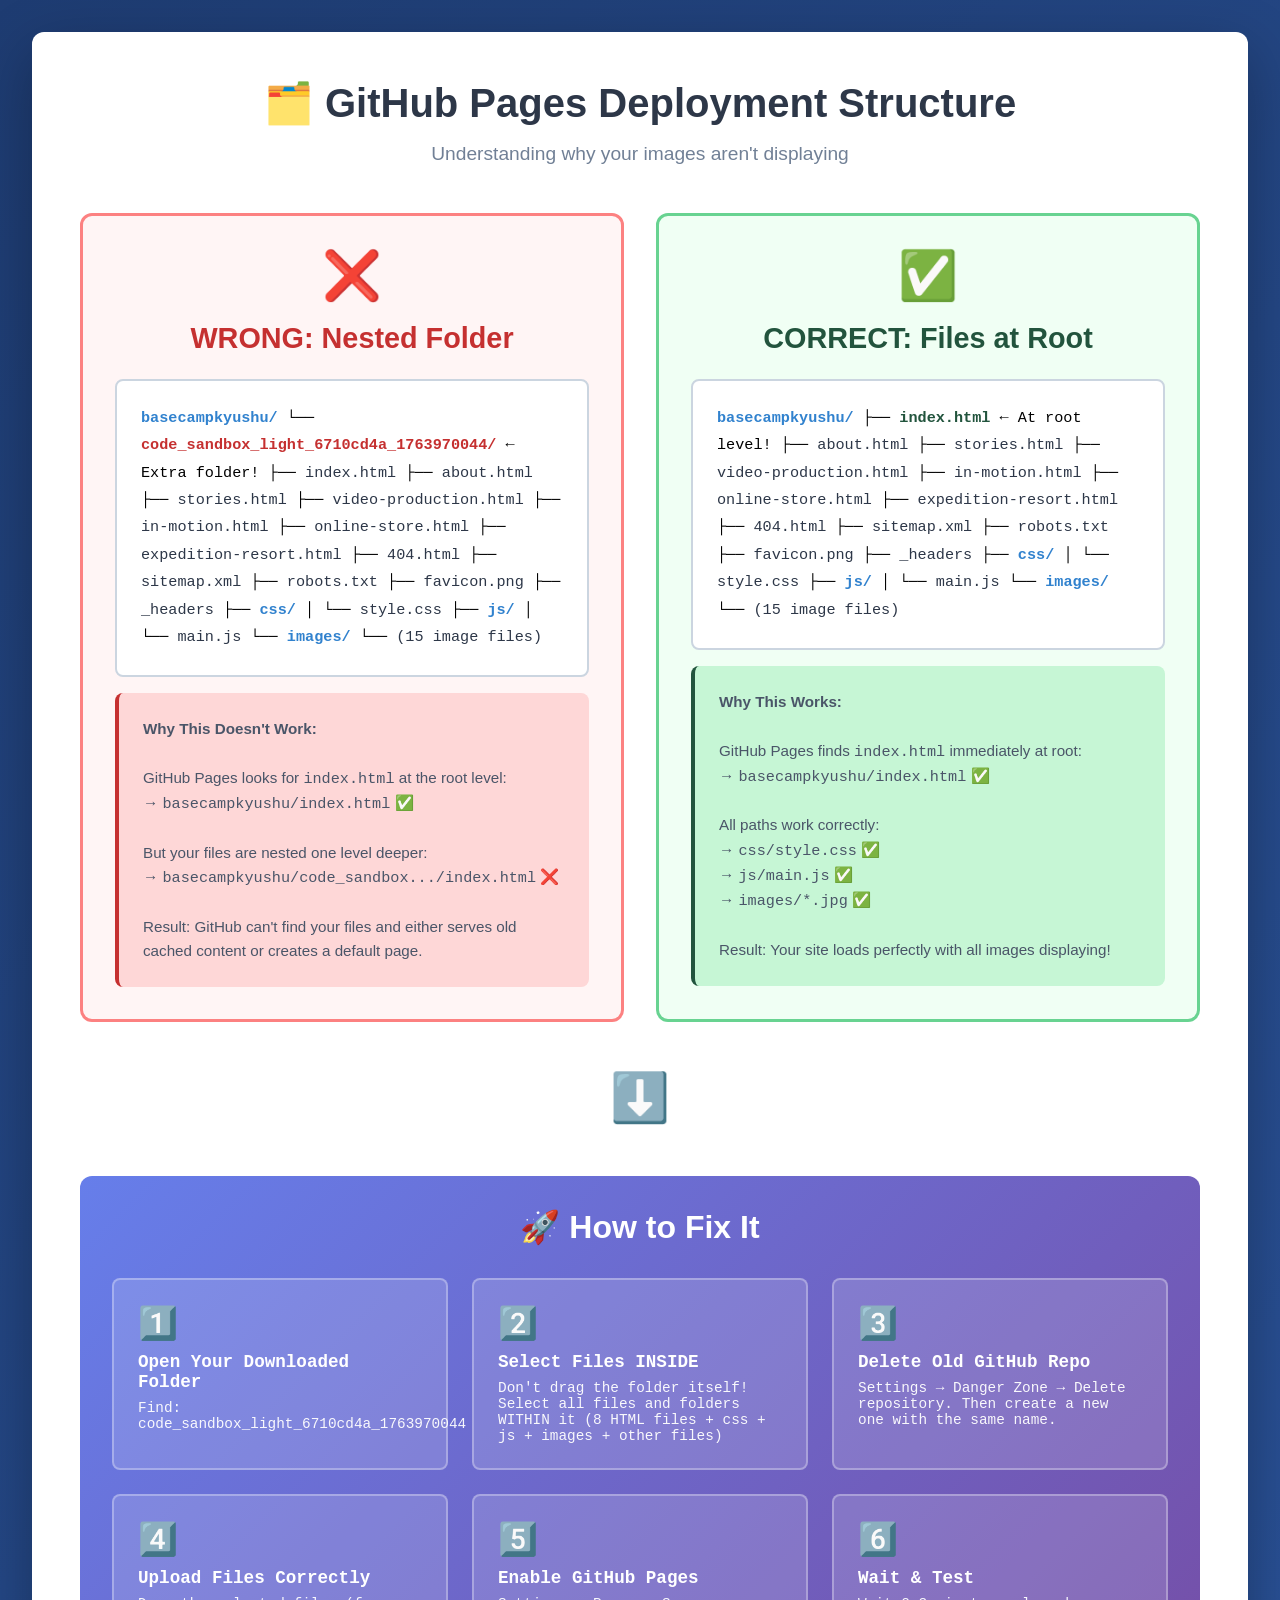
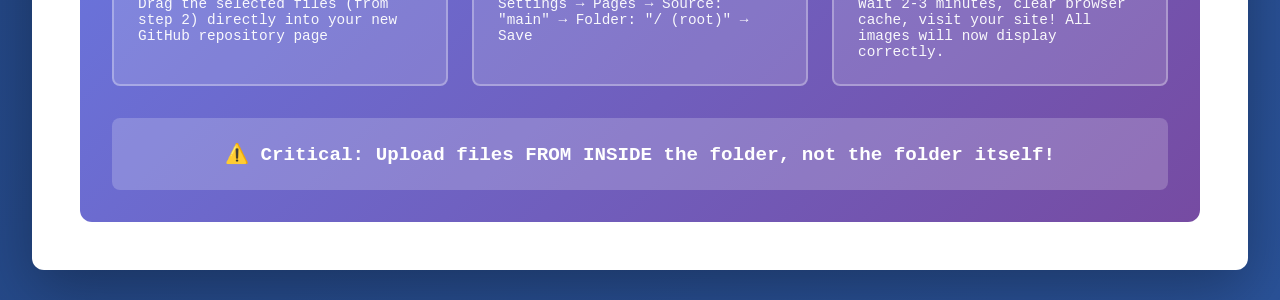
<file: docs/deployment-structure-diagram.html>
<!DOCTYPE html>
<html lang="en">
<head>
    <meta charset="UTF-8">
    <meta name="viewport" content="width=device-width, initial-scale=1.0">
    <title>GitHub Pages Deployment Structure - Visual Guide</title>
    <style>
        * {
            margin: 0;
            padding: 0;
            box-sizing: border-box;
        }
        
        body {
            font-family: 'Courier New', monospace;
            background: linear-gradient(135deg, #1e3c72 0%, #2a5298 100%);
            padding: 2rem;
            min-height: 100vh;
        }
        
        .container {
            max-width: 1400px;
            margin: 0 auto;
            background: white;
            border-radius: 12px;
            padding: 3rem;
            box-shadow: 0 20px 60px rgba(0,0,0,0.3);
        }
        
        h1 {
            color: #2d3748;
            margin-bottom: 1rem;
            font-size: 2.5rem;
            text-align: center;
            font-family: -apple-system, BlinkMacSystemFont, 'Segoe UI', Roboto, sans-serif;
        }
        
        .subtitle {
            text-align: center;
            color: #718096;
            margin-bottom: 3rem;
            font-size: 1.2rem;
            font-family: -apple-system, BlinkMacSystemFont, 'Segoe UI', Roboto, sans-serif;
        }
        
        .comparison {
            display: grid;
            grid-template-columns: 1fr 1fr;
            gap: 2rem;
            margin-bottom: 3rem;
        }
        
        .structure-box {
            border: 3px solid #e2e8f0;
            border-radius: 12px;
            padding: 2rem;
            background: #f7fafc;
        }
        
        .structure-box.wrong {
            border-color: #fc8181;
            background: #fff5f5;
        }
        
        .structure-box.correct {
            border-color: #68d391;
            background: #f0fff4;
        }
        
        .structure-title {
            font-size: 1.8rem;
            font-weight: bold;
            margin-bottom: 1.5rem;
            text-align: center;
            font-family: -apple-system, BlinkMacSystemFont, 'Segoe UI', Roboto, sans-serif;
        }
        
        .structure-box.wrong .structure-title {
            color: #c53030;
        }
        
        .structure-box.correct .structure-title {
            color: #22543d;
        }
        
        .status-icon {
            font-size: 3rem;
            text-align: center;
            margin-bottom: 1rem;
        }
        
        .tree {
            background: white;
            padding: 1.5rem;
            border-radius: 8px;
            font-size: 0.95rem;
            line-height: 1.8;
            overflow-x: auto;
            border: 2px solid #cbd5e0;
        }
        
        .tree-folder {
            color: #3182ce;
            font-weight: bold;
        }
        
        .tree-file {
            color: #2d3748;
        }
        
        .tree-error {
            color: #c53030;
            font-weight: bold;
        }
        
        .tree-success {
            color: #22543d;
            font-weight: bold;
        }
        
        .explanation {
            background: #edf2f7;
            padding: 1.5rem;
            border-radius: 8px;
            margin-top: 1rem;
            font-family: -apple-system, BlinkMacSystemFont, 'Segoe UI', Roboto, sans-serif;
            font-size: 0.95rem;
            line-height: 1.6;
            color: #4a5568;
        }
        
        .explanation.wrong {
            background: #fed7d7;
            border-left: 4px solid #c53030;
        }
        
        .explanation.correct {
            background: #c6f6d5;
            border-left: 4px solid #22543d;
        }
        
        .arrow-down {
            text-align: center;
            font-size: 3rem;
            color: #4299e1;
            margin: 2rem 0;
        }
        
        .solution {
            background: linear-gradient(135deg, #667eea 0%, #764ba2 100%);
            color: white;
            padding: 2rem;
            border-radius: 12px;
            margin-top: 3rem;
        }
        
        .solution h2 {
            font-size: 2rem;
            margin-bottom: 1.5rem;
            text-align: center;
            font-family: -apple-system, BlinkMacSystemFont, 'Segoe UI', Roboto, sans-serif;
        }
        
        .steps {
            display: grid;
            grid-template-columns: repeat(auto-fit, minmax(250px, 1fr));
            gap: 1.5rem;
            margin-top: 2rem;
        }
        
        .step {
            background: rgba(255,255,255,0.15);
            padding: 1.5rem;
            border-radius: 8px;
            border: 2px solid rgba(255,255,255,0.3);
        }
        
        .step-number {
            font-size: 2rem;
            font-weight: bold;
            margin-bottom: 0.5rem;
        }
        
        .step-title {
            font-weight: bold;
            margin-bottom: 0.5rem;
            font-size: 1.1rem;
        }
        
        .step-desc {
            font-size: 0.9rem;
            opacity: 0.95;
        }
        
        @media (max-width: 768px) {
            .comparison {
                grid-template-columns: 1fr;
            }
            
            h1 {
                font-size: 1.8rem;
            }
            
            .subtitle {
                font-size: 1rem;
            }
        }
    </style>
</head>
<body>
    <div class="container">
        <h1>🗂️ GitHub Pages Deployment Structure</h1>
        <p class="subtitle">Understanding why your images aren't displaying</p>
        
        <div class="comparison">
            <!-- WRONG Structure -->
            <div class="structure-box wrong">
                <div class="status-icon">❌</div>
                <div class="structure-title">WRONG: Nested Folder</div>
                
                <div class="tree">
<span class="tree-folder">basecampkyushu/</span>
  └── <span class="tree-error">code_sandbox_light_6710cd4a_1763970044/</span>  ← Extra folder!
      ├── <span class="tree-file">index.html</span>
      ├── <span class="tree-file">about.html</span>
      ├── <span class="tree-file">stories.html</span>
      ├── <span class="tree-file">video-production.html</span>
      ├── <span class="tree-file">in-motion.html</span>
      ├── <span class="tree-file">online-store.html</span>
      ├── <span class="tree-file">expedition-resort.html</span>
      ├── <span class="tree-file">404.html</span>
      ├── <span class="tree-file">sitemap.xml</span>
      ├── <span class="tree-file">robots.txt</span>
      ├── <span class="tree-file">favicon.png</span>
      ├── <span class="tree-file">_headers</span>
      ├── <span class="tree-folder">css/</span>
      │   └── <span class="tree-file">style.css</span>
      ├── <span class="tree-folder">js/</span>
      │   └── <span class="tree-file">main.js</span>
      └── <span class="tree-folder">images/</span>
          └── <span class="tree-file">(15 image files)</span>
                </div>
                
                <div class="explanation wrong">
                    <strong>Why This Doesn't Work:</strong><br><br>
                    GitHub Pages looks for <code>index.html</code> at the root level:<br>
                    → <code>basecampkyushu/index.html</code> ✅<br><br>
                    But your files are nested one level deeper:<br>
                    → <code>basecampkyushu/code_sandbox.../index.html</code> ❌<br><br>
                    Result: GitHub can't find your files and either serves old cached content or creates a default page.
                </div>
            </div>
            
            <!-- CORRECT Structure -->
            <div class="structure-box correct">
                <div class="status-icon">✅</div>
                <div class="structure-title">CORRECT: Files at Root</div>
                
                <div class="tree">
<span class="tree-folder">basecampkyushu/</span>
  ├── <span class="tree-success">index.html</span>  ← At root level!
  ├── <span class="tree-file">about.html</span>
  ├── <span class="tree-file">stories.html</span>
  ├── <span class="tree-file">video-production.html</span>
  ├── <span class="tree-file">in-motion.html</span>
  ├── <span class="tree-file">online-store.html</span>
  ├── <span class="tree-file">expedition-resort.html</span>
  ├── <span class="tree-file">404.html</span>
  ├── <span class="tree-file">sitemap.xml</span>
  ├── <span class="tree-file">robots.txt</span>
  ├── <span class="tree-file">favicon.png</span>
  ├── <span class="tree-file">_headers</span>
  ├── <span class="tree-folder">css/</span>
  │   └── <span class="tree-file">style.css</span>
  ├── <span class="tree-folder">js/</span>
  │   └── <span class="tree-file">main.js</span>
  └── <span class="tree-folder">images/</span>
      └── <span class="tree-file">(15 image files)</span>
                </div>
                
                <div class="explanation correct">
                    <strong>Why This Works:</strong><br><br>
                    GitHub Pages finds <code>index.html</code> immediately at root:<br>
                    → <code>basecampkyushu/index.html</code> ✅<br><br>
                    All paths work correctly:<br>
                    → <code>css/style.css</code> ✅<br>
                    → <code>js/main.js</code> ✅<br>
                    → <code>images/*.jpg</code> ✅<br><br>
                    Result: Your site loads perfectly with all images displaying!
                </div>
            </div>
        </div>
        
        <div class="arrow-down">⬇️</div>
        
        <div class="solution">
            <h2>🚀 How to Fix It</h2>
            
            <div class="steps">
                <div class="step">
                    <div class="step-number">1️⃣</div>
                    <div class="step-title">Open Your Downloaded Folder</div>
                    <div class="step-desc">Find: <code>code_sandbox_light_6710cd4a_1763970044</code></div>
                </div>
                
                <div class="step">
                    <div class="step-number">2️⃣</div>
                    <div class="step-title">Select Files INSIDE</div>
                    <div class="step-desc">Don't drag the folder itself! Select all files and folders WITHIN it (8 HTML files + css + js + images + other files)</div>
                </div>
                
                <div class="step">
                    <div class="step-number">3️⃣</div>
                    <div class="step-title">Delete Old GitHub Repo</div>
                    <div class="step-desc">Settings → Danger Zone → Delete repository. Then create a new one with the same name.</div>
                </div>
                
                <div class="step">
                    <div class="step-number">4️⃣</div>
                    <div class="step-title">Upload Files Correctly</div>
                    <div class="step-desc">Drag the selected files (from step 2) directly into your new GitHub repository page</div>
                </div>
                
                <div class="step">
                    <div class="step-number">5️⃣</div>
                    <div class="step-title">Enable GitHub Pages</div>
                    <div class="step-desc">Settings → Pages → Source: "main" → Folder: "/ (root)" → Save</div>
                </div>
                
                <div class="step">
                    <div class="step-number">6️⃣</div>
                    <div class="step-title">Wait & Test</div>
                    <div class="step-desc">Wait 2-3 minutes, clear browser cache, visit your site! All images will now display correctly.</div>
                </div>
            </div>
            
            <div style="margin-top: 2rem; text-align: center; padding: 1.5rem; background: rgba(255,255,255,0.2); border-radius: 8px;">
                <strong style="font-size: 1.2rem;">⚠️ Critical: Upload files FROM INSIDE the folder, not the folder itself!</strong>
            </div>
        </div>
    </div>
</body>
</html>
</file>
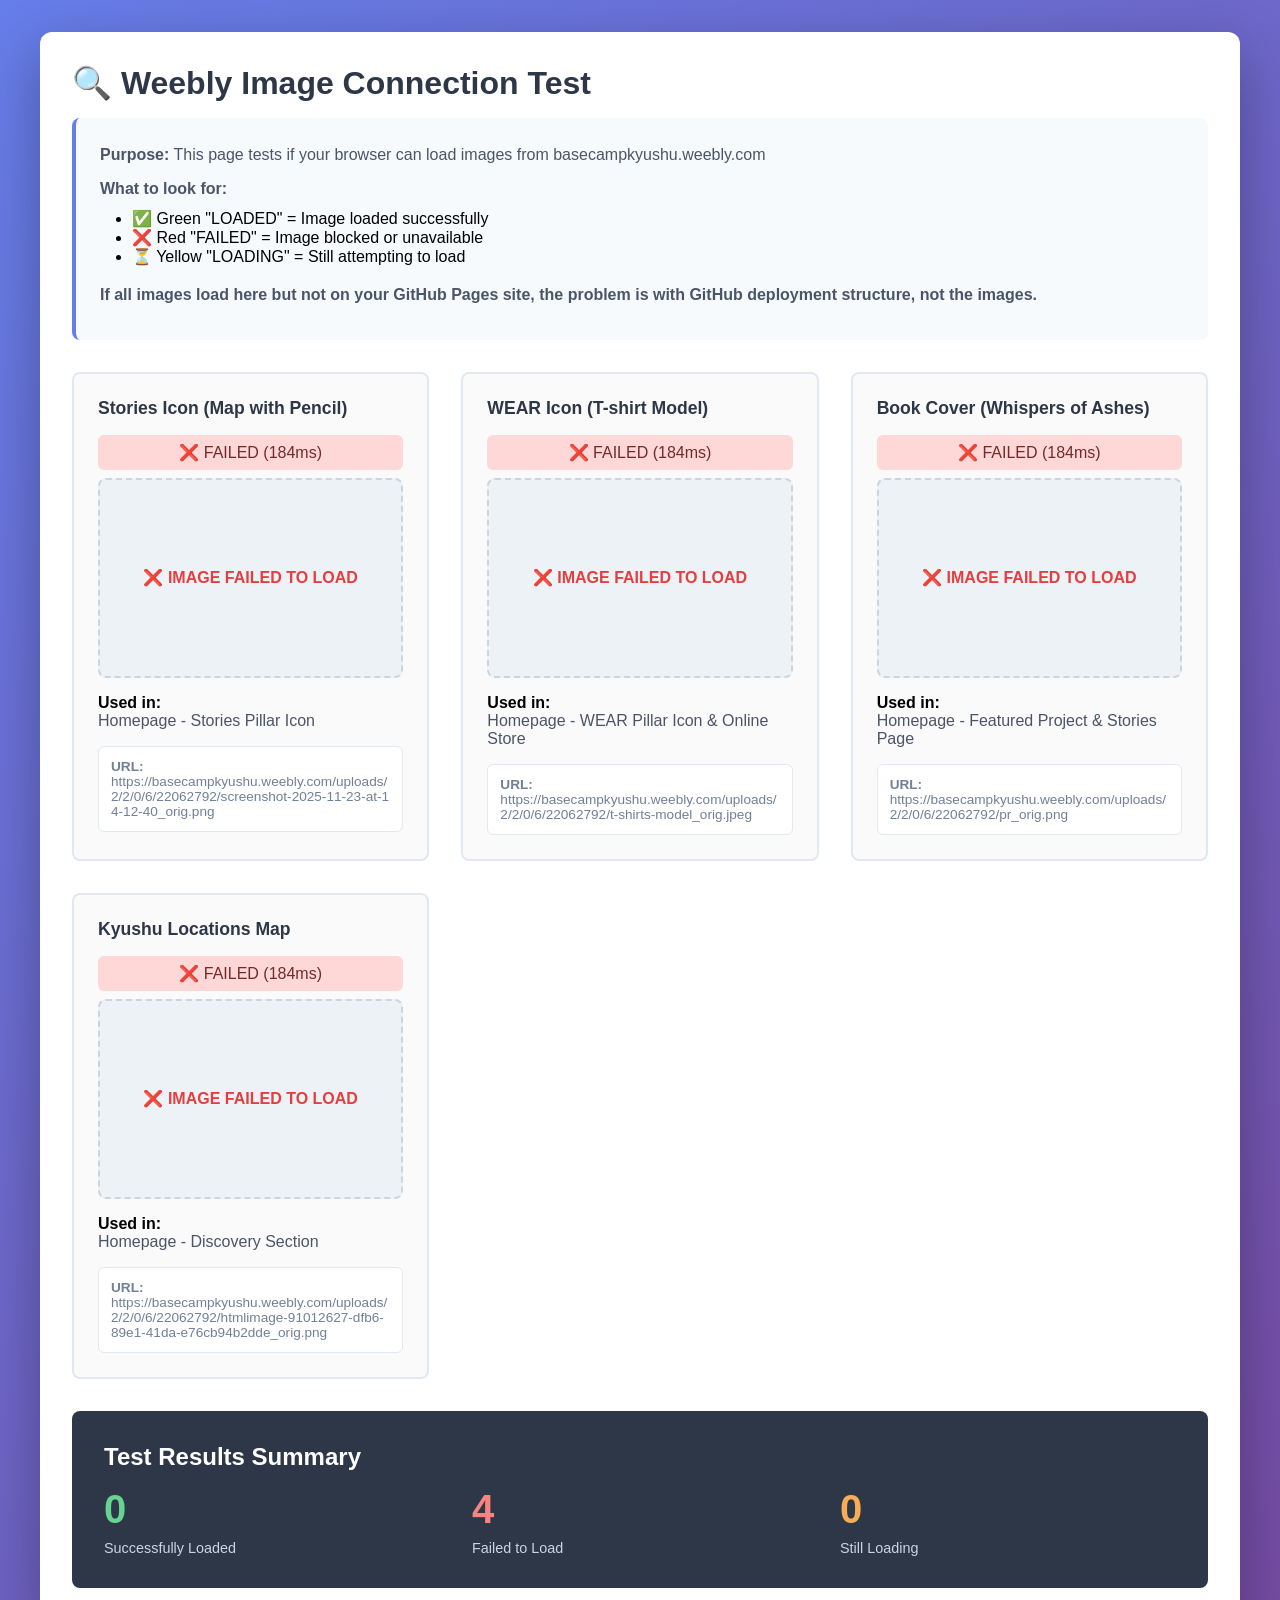
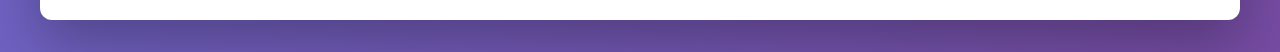
<file: docs/test-weebly-images.html>
<!DOCTYPE html>
<html lang="en">
<head>
    <meta charset="UTF-8">
    <meta name="viewport" content="width=device-width, initial-scale=1.0">
    <title>Weebly Image Connection Test</title>
    <style>
        * {
            margin: 0;
            padding: 0;
            box-sizing: border-box;
        }
        
        body {
            font-family: -apple-system, BlinkMacSystemFont, 'Segoe UI', Roboto, Oxygen, Ubuntu, Cantarell, sans-serif;
            background: linear-gradient(135deg, #667eea 0%, #764ba2 100%);
            padding: 2rem;
            min-height: 100vh;
        }
        
        .container {
            max-width: 1200px;
            margin: 0 auto;
            background: white;
            border-radius: 12px;
            padding: 2rem;
            box-shadow: 0 20px 60px rgba(0,0,0,0.3);
        }
        
        h1 {
            color: #2d3748;
            margin-bottom: 1rem;
            font-size: 2rem;
        }
        
        .intro {
            background: #f7fafc;
            padding: 1.5rem;
            border-radius: 8px;
            margin-bottom: 2rem;
            border-left: 4px solid #667eea;
        }
        
        .intro p {
            margin-bottom: 0.5rem;
            color: #4a5568;
            line-height: 1.6;
        }
        
        .test-grid {
            display: grid;
            grid-template-columns: repeat(auto-fit, minmax(300px, 1fr));
            gap: 2rem;
            margin-top: 2rem;
        }
        
        .test-card {
            border: 2px solid #e2e8f0;
            border-radius: 8px;
            padding: 1.5rem;
            background: #fafafa;
        }
        
        .test-card h3 {
            color: #2d3748;
            margin-bottom: 1rem;
            font-size: 1.1rem;
        }
        
        .image-container {
            width: 100%;
            min-height: 200px;
            background: #edf2f7;
            border: 2px dashed #cbd5e0;
            border-radius: 8px;
            display: flex;
            align-items: center;
            justify-content: center;
            margin-bottom: 1rem;
            position: relative;
            overflow: hidden;
        }
        
        .image-container img {
            max-width: 100%;
            max-height: 300px;
            object-fit: contain;
        }
        
        .loading {
            color: #a0aec0;
            font-style: italic;
        }
        
        .status {
            padding: 0.5rem 1rem;
            border-radius: 6px;
            font-weight: 500;
            text-align: center;
            margin-bottom: 0.5rem;
        }
        
        .status.success {
            background: #c6f6d5;
            color: #22543d;
        }
        
        .status.error {
            background: #fed7d7;
            color: #742a2a;
        }
        
        .status.loading {
            background: #feebc8;
            color: #7c2d12;
        }
        
        .url {
            font-size: 0.85rem;
            color: #718096;
            word-break: break-all;
            background: white;
            padding: 0.75rem;
            border-radius: 6px;
            border: 1px solid #e2e8f0;
        }
        
        .summary {
            background: #2d3748;
            color: white;
            padding: 2rem;
            border-radius: 8px;
            margin-top: 2rem;
        }
        
        .summary h2 {
            margin-bottom: 1rem;
            font-size: 1.5rem;
        }
        
        .summary-stats {
            display: flex;
            gap: 2rem;
            flex-wrap: wrap;
        }
        
        .stat {
            flex: 1;
            min-width: 150px;
        }
        
        .stat-value {
            font-size: 2.5rem;
            font-weight: bold;
            margin-bottom: 0.5rem;
        }
        
        .stat-label {
            color: #cbd5e0;
            font-size: 0.9rem;
        }
        
        .success-color {
            color: #68d391;
        }
        
        .error-color {
            color: #fc8181;
        }
    </style>
</head>
<body>
    <div class="container">
        <h1>🔍 Weebly Image Connection Test</h1>
        
        <div class="intro">
            <p><strong>Purpose:</strong> This page tests if your browser can load images from basecampkyushu.weebly.com</p>
            <p><strong>What to look for:</strong></p>
            <ul style="margin-left: 2rem; margin-top: 0.5rem;">
                <li>✅ Green "LOADED" = Image loaded successfully</li>
                <li>❌ Red "FAILED" = Image blocked or unavailable</li>
                <li>⏳ Yellow "LOADING" = Still attempting to load</li>
            </ul>
            <p style="margin-top: 1rem;"><strong>If all images load here but not on your GitHub Pages site, the problem is with GitHub deployment structure, not the images.</strong></p>
        </div>
        
        <div class="test-grid" id="testGrid"></div>
        
        <div class="summary">
            <h2>Test Results Summary</h2>
            <div class="summary-stats">
                <div class="stat">
                    <div class="stat-value success-color" id="successCount">0</div>
                    <div class="stat-label">Successfully Loaded</div>
                </div>
                <div class="stat">
                    <div class="stat-value error-color" id="errorCount">0</div>
                    <div class="stat-label">Failed to Load</div>
                </div>
                <div class="stat">
                    <div class="stat-value" style="color: #f6ad55;" id="loadingCount">4</div>
                    <div class="stat-label">Still Loading</div>
                </div>
            </div>
        </div>
    </div>

    <script>
        const images = [
            {
                name: "Stories Icon (Map with Pencil)",
                url: "https://basecampkyushu.weebly.com/uploads/2/2/0/6/22062792/screenshot-2025-11-23-at-14-12-40_orig.png",
                usage: "Homepage - Stories Pillar Icon"
            },
            {
                name: "WEAR Icon (T-shirt Model)",
                url: "https://basecampkyushu.weebly.com/uploads/2/2/0/6/22062792/t-shirts-model_orig.jpeg",
                usage: "Homepage - WEAR Pillar Icon & Online Store"
            },
            {
                name: "Book Cover (Whispers of Ashes)",
                url: "https://basecampkyushu.weebly.com/uploads/2/2/0/6/22062792/pr_orig.png",
                usage: "Homepage - Featured Project & Stories Page"
            },
            {
                name: "Kyushu Locations Map",
                url: "https://basecampkyushu.weebly.com/uploads/2/2/0/6/22062792/htmlimage-91012627-dfb6-89e1-41da-e76cb94b2dde_orig.png",
                usage: "Homepage - Discovery Section"
            }
        ];

        let successCount = 0;
        let errorCount = 0;
        let loadingCount = images.length;

        function updateSummary() {
            document.getElementById('successCount').textContent = successCount;
            document.getElementById('errorCount').textContent = errorCount;
            document.getElementById('loadingCount').textContent = loadingCount;
        }

        function createTestCard(imageData, index) {
            const card = document.createElement('div');
            card.className = 'test-card';
            card.id = `card-${index}`;
            
            card.innerHTML = `
                <h3>${imageData.name}</h3>
                <div class="status loading" id="status-${index}">⏳ LOADING...</div>
                <div class="image-container" id="container-${index}">
                    <span class="loading">Loading image...</span>
                </div>
                <div style="margin-top: 1rem;">
                    <strong>Used in:</strong><br>
                    <span style="color: #4a5568;">${imageData.usage}</span>
                </div>
                <div class="url" style="margin-top: 1rem;">
                    <strong>URL:</strong><br>
                    ${imageData.url}
                </div>
            `;
            
            return card;
        }

        function loadImage(imageData, index) {
            const img = new Image();
            const startTime = Date.now();
            
            img.onload = function() {
                const loadTime = Date.now() - startTime;
                const container = document.getElementById(`container-${index}`);
                const status = document.getElementById(`status-${index}`);
                
                container.innerHTML = '';
                container.appendChild(img);
                
                status.textContent = `✅ LOADED (${loadTime}ms)`;
                status.className = 'status success';
                
                successCount++;
                loadingCount--;
                updateSummary();
            };
            
            img.onerror = function() {
                const loadTime = Date.now() - startTime;
                const container = document.getElementById(`container-${index}`);
                const status = document.getElementById(`status-${index}`);
                
                container.innerHTML = '<span style="color: #e53e3e; font-weight: bold;">❌ IMAGE FAILED TO LOAD</span>';
                
                status.textContent = `❌ FAILED (${loadTime}ms)`;
                status.className = 'status error';
                
                errorCount++;
                loadingCount--;
                updateSummary();
            };
            
            // Add timeout (30 seconds)
            setTimeout(() => {
                if (img.complete === false) {
                    const container = document.getElementById(`container-${index}`);
                    const status = document.getElementById(`status-${index}`);
                    
                    container.innerHTML = '<span style="color: #e53e3e; font-weight: bold;">⏰ TIMEOUT (30s)</span>';
                    status.textContent = '⏰ TIMEOUT';
                    status.className = 'status error';
                    
                    errorCount++;
                    loadingCount--;
                    updateSummary();
                }
            }, 30000);
            
            img.src = imageData.url;
        }

        // Initialize
        const grid = document.getElementById('testGrid');
        images.forEach((imageData, index) => {
            const card = createTestCard(imageData, index);
            grid.appendChild(card);
            loadImage(imageData, index);
        });
    </script>
</body>
</html>
</file>
